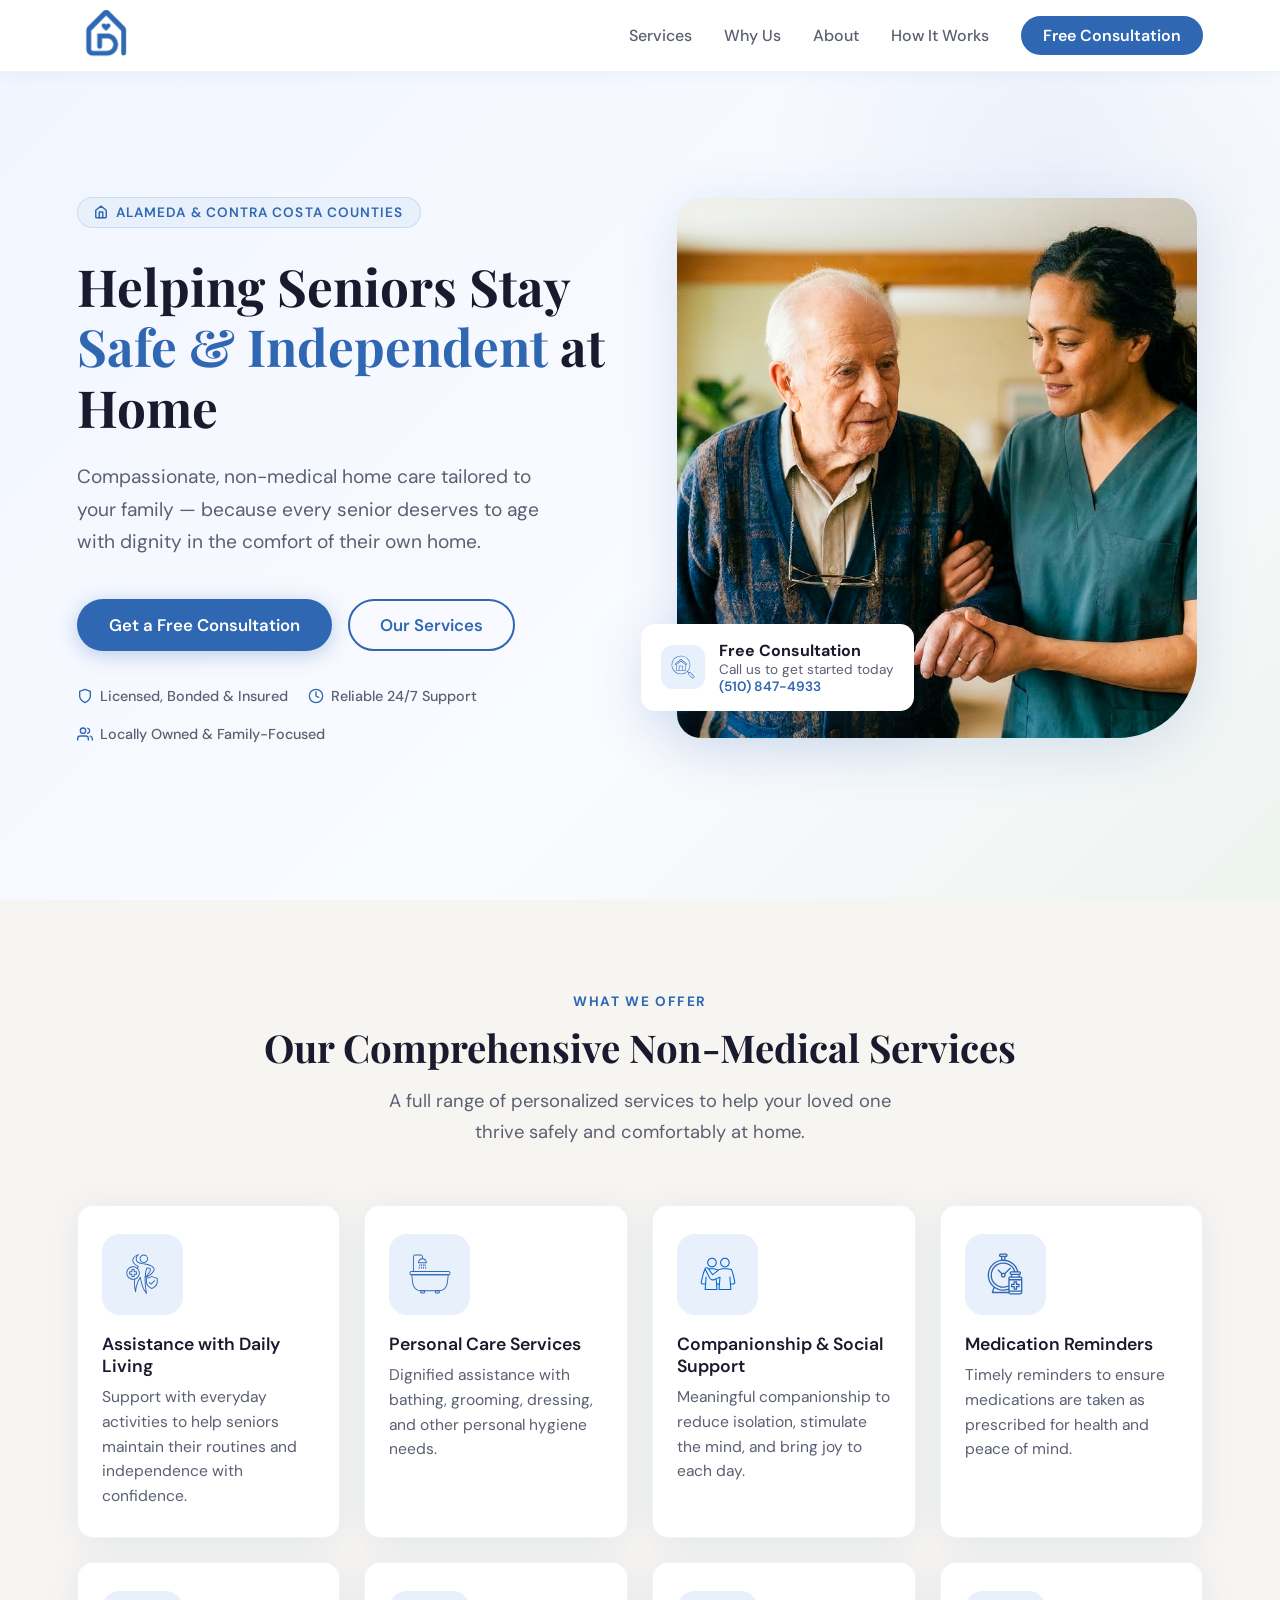
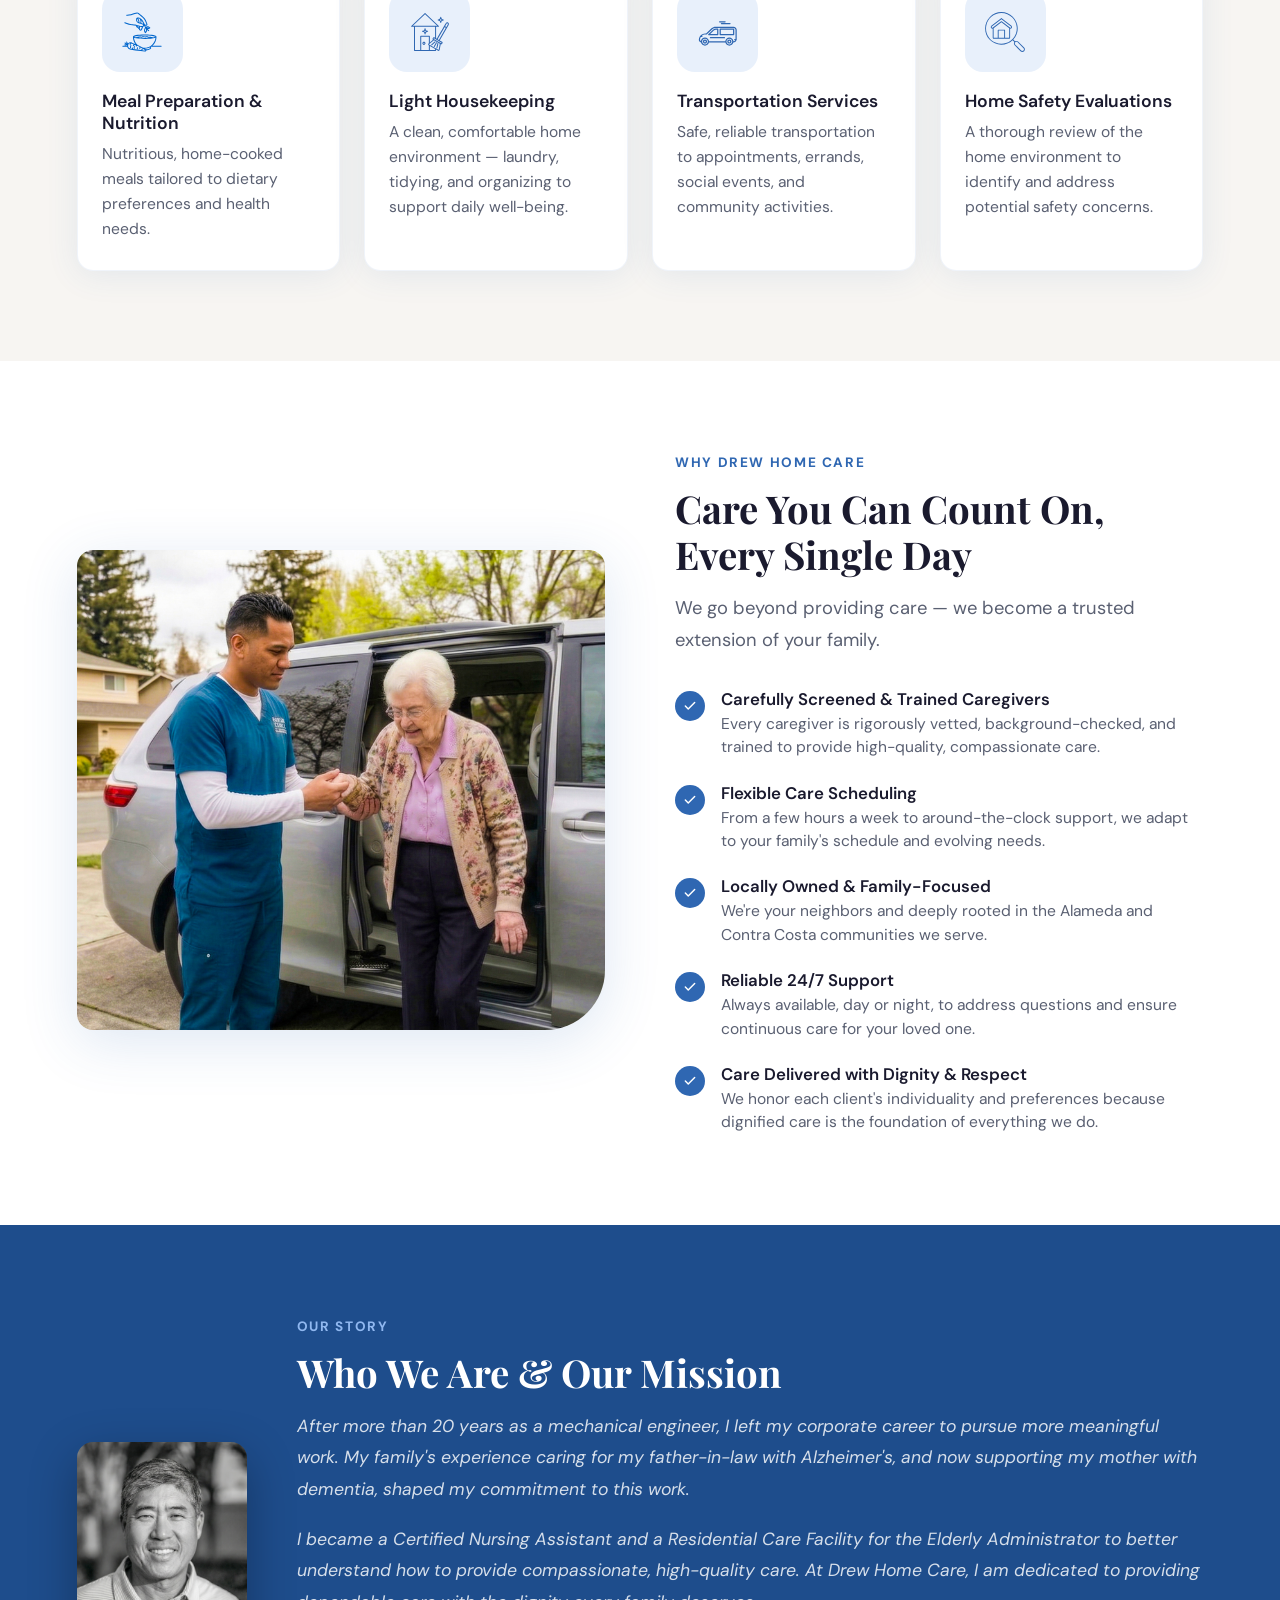
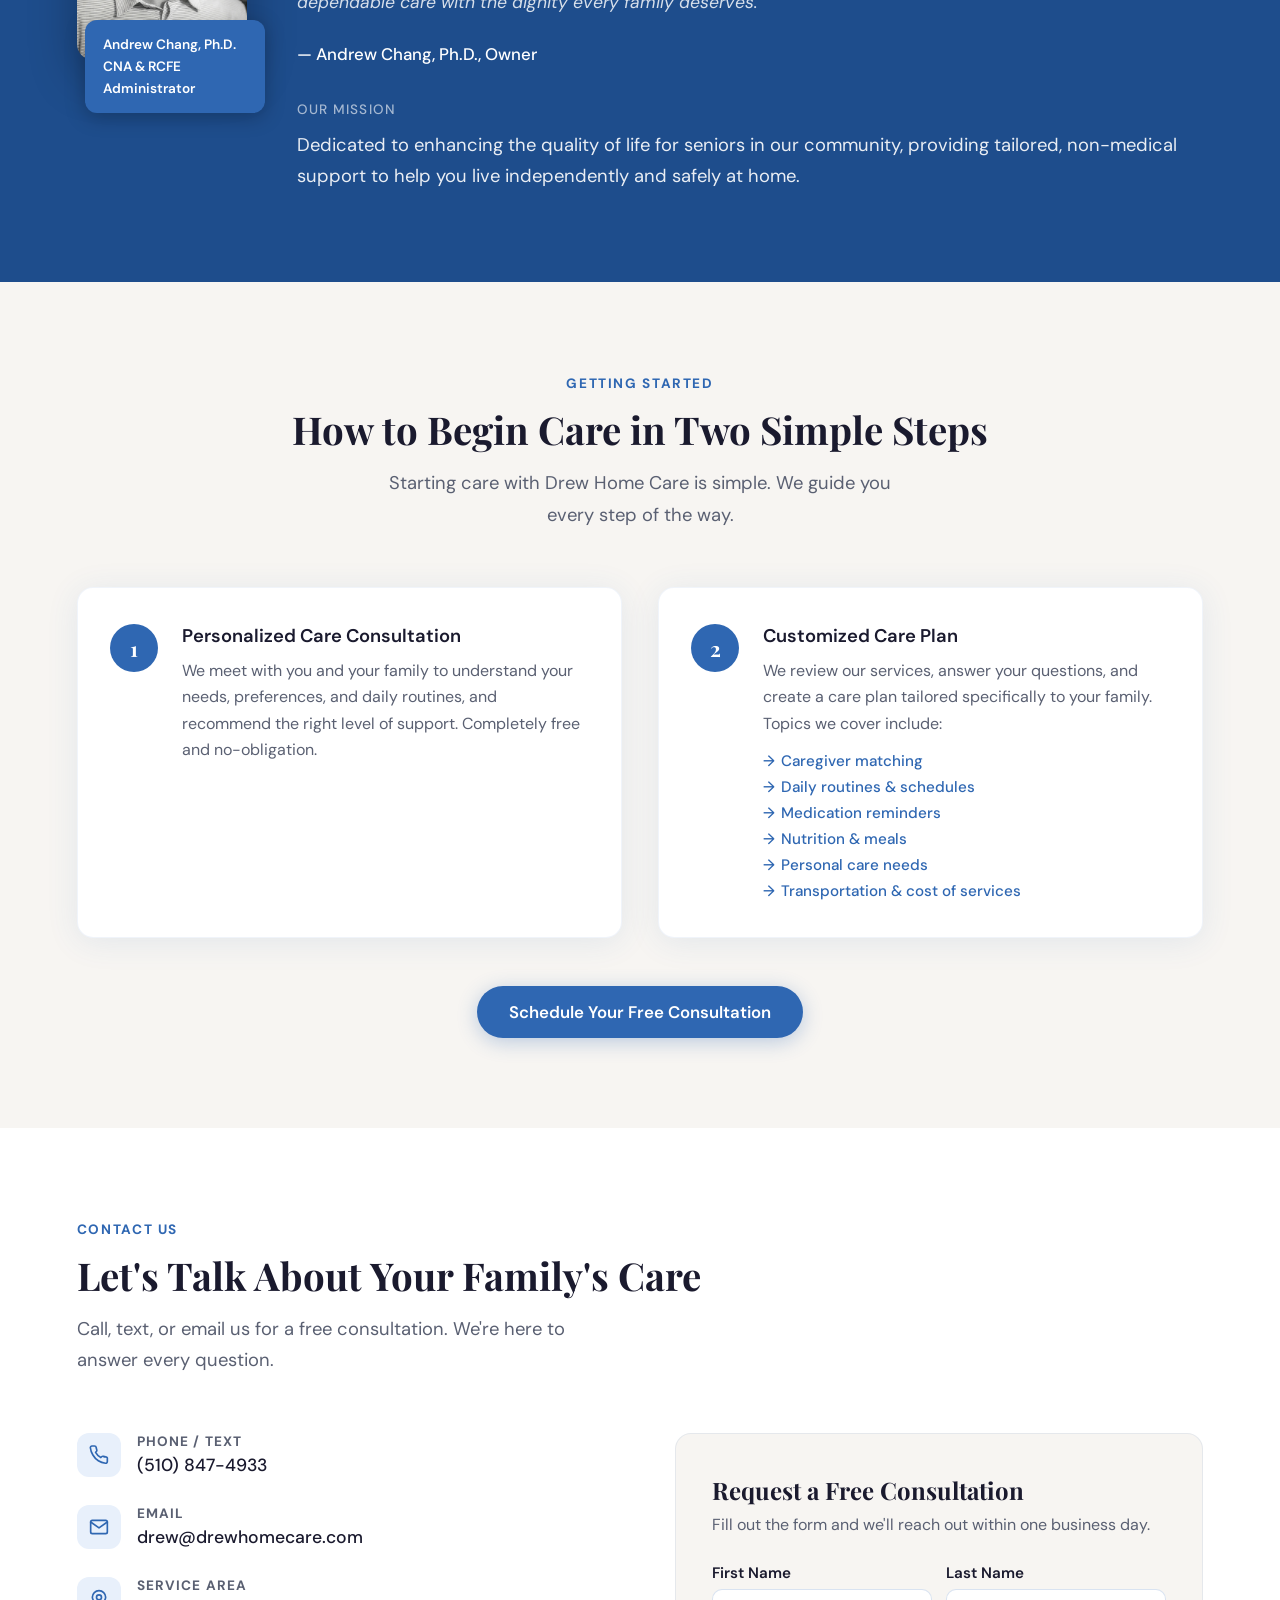
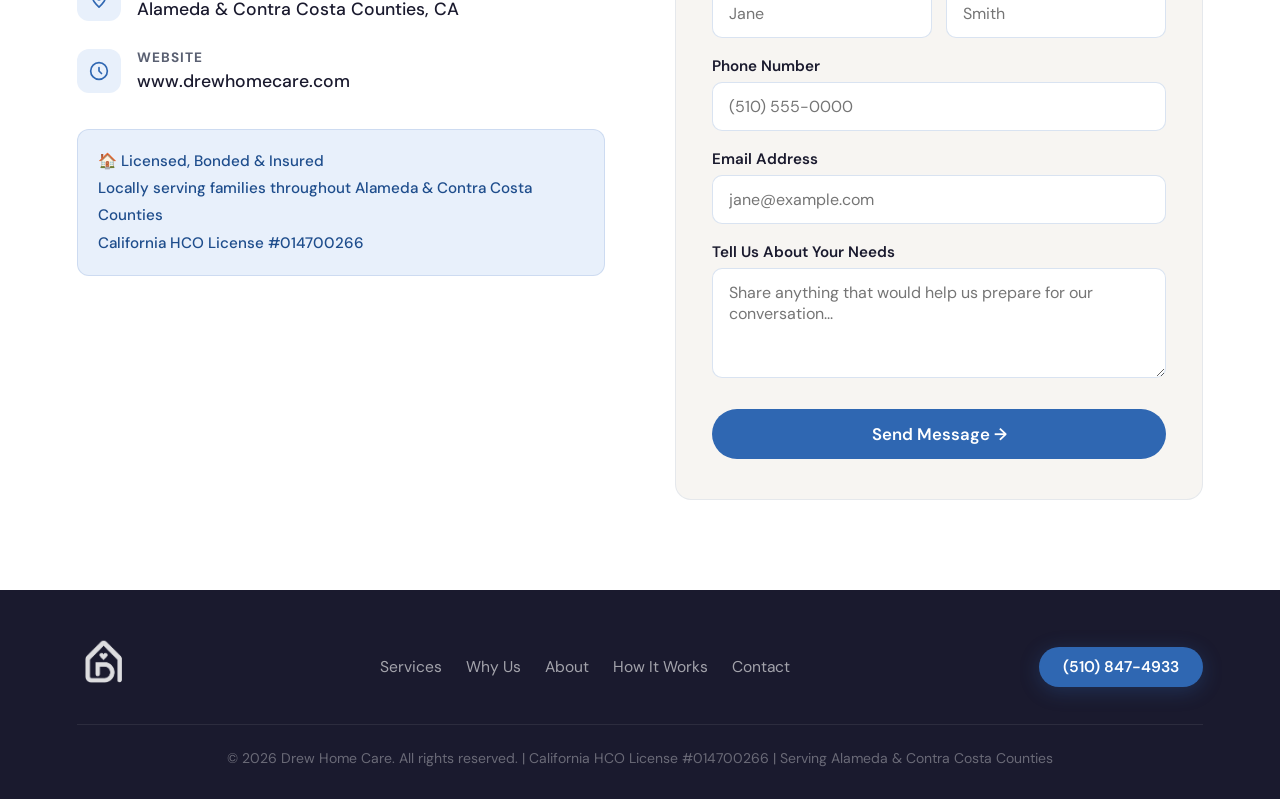
<file: index.html>
<!DOCTYPE html>
<html lang="en">
<head>
  <meta charset="UTF-8" />
  <meta name="viewport" content="width=device-width, initial-scale=1.0" />
  <title>Drew Home Care – Compassionate Non-Medical Home Care</title>
  <link href="https://fonts.googleapis.com/css2?family=Playfair+Display:wght@400;600;700&family=DM+Sans:wght@300;400;500;600&display=swap" rel="stylesheet" />
  <style>
    *, *::before, *::after { box-sizing: border-box; margin: 0; padding: 0; }
    :root {
      --blue: #2f67b2;
      --blue-dark: #1e4d8c;
      --blue-light: #e8f0fb;
      --warm: #f7f5f2;
      --text: #1a1a2e;
      --text-muted: #5a6072;
      --white: #ffffff;
      --radius: 16px;
      --shadow: 0 4px 32px rgba(47,103,178,0.10);
      --shadow-lg: 0 12px 56px rgba(47,103,178,0.16);
    }
    html { scroll-behavior: smooth; }
    body { font-family: 'DM Sans', sans-serif; color: var(--text); background: var(--white); overflow-x: hidden; }

    nav {
      position: fixed; top: 0; left: 0; right: 0; z-index: 100;
      display: flex; align-items: center; justify-content: space-between;
      padding: 0 6vw; height: 72px;
      background: rgba(255,255,255,0.94); backdrop-filter: blur(12px);
      border-bottom: 1px solid rgba(47,103,178,0.08);
      box-shadow: 0 2px 16px rgba(47,103,178,0.06);
    }
    .nav-logo { display: flex; align-items: center; text-decoration: none; }
    .nav-logo img { height: 58px; width: auto; }
    .nav-links { display: flex; align-items: center; gap: 32px; list-style: none; }
    .nav-links a { text-decoration: none; font-size: 1rem; font-weight: 500; color: var(--text-muted); transition: color .2s; }
    .nav-links a:hover { color: var(--blue); }
    .nav-cta { background: var(--blue) !important; color: var(--white) !important; padding: 9px 22px !important; border-radius: 50px; font-weight: 600 !important; }
    .nav-cta:hover { background: var(--blue-dark) !important; }

    .hero {
      min-height: 100vh; display: grid; grid-template-columns: 1fr 1fr;
      align-items: center; padding: 100px 6vw 60px; gap: 60px;
      background: linear-gradient(135deg, #f0f5ff 0%, #fafbff 60%, #eef4f0 100%);
      position: relative; overflow: hidden;
    }
    .hero::before {
      content: ''; position: absolute; top: -120px; right: -80px;
      width: 600px; height: 600px; border-radius: 50%;
      background: radial-gradient(circle, rgba(47,103,178,0.07) 0%, transparent 70%);
      pointer-events: none;
    }
    .hero-text { position: relative; z-index: 1; }
    .hero-badge {
      display: inline-flex; align-items: center; gap: 8px;
      background: var(--blue-light); color: var(--blue);
      font-size: 0.85rem; font-weight: 600; letter-spacing: 0.08em; text-transform: uppercase;
      padding: 6px 16px; border-radius: 50px; margin-bottom: 28px;
      border: 1px solid rgba(47,103,178,0.15);
    }
    .hero h1 {
      font-family: 'Playfair Display', serif;
      font-size: clamp(2.4rem, 4vw, 3.6rem);
      line-height: 1.18; font-weight: 700; color: var(--text); margin-bottom: 24px;
    }
    .hero h1 span { color: var(--blue); }
    .hero-sub { font-size: 1.2rem; line-height: 1.7; color: var(--text-muted); max-width: 480px; margin-bottom: 40px; }
    .hero-actions { display: flex; gap: 16px; flex-wrap: wrap; }
    .btn-primary {
      display: inline-block; background: var(--blue); color: var(--white);
      font-family: 'DM Sans', sans-serif; font-size: 1.05rem; font-weight: 600;
      padding: 15px 32px; border-radius: 50px; text-decoration: none;
      box-shadow: 0 4px 20px rgba(47,103,178,0.3);
      transition: background .2s, transform .15s, box-shadow .2s;
    }
    .btn-primary:hover { background: var(--blue-dark); transform: translateY(-2px); box-shadow: 0 8px 28px rgba(47,103,178,0.35); }
    .btn-secondary {
      display: inline-block; border: 2px solid var(--blue); color: var(--blue);
      font-family: 'DM Sans', sans-serif; font-size: 1.05rem; font-weight: 600;
      padding: 13px 30px; border-radius: 50px; text-decoration: none; transition: all .2s;
    }
    .btn-secondary:hover { background: var(--blue); color: var(--white); }
    .hero-trust { display: flex; align-items: center; gap: 20px; margin-top: 36px; flex-wrap: wrap; }
    .trust-chip { display: flex; align-items: center; gap: 7px; font-size: 0.9rem; color: var(--text-muted); font-weight: 500; }
    .hero-image { position: relative; z-index: 1; display: flex; justify-content: center; }
    .hero-image-wrap { position: relative; width: 100%; max-width: 520px; }
    .hero-img-main { width: 100%; border-radius: 24px 24px 80px 24px; object-fit: cover; object-position: center top; height: 540px; box-shadow: var(--shadow-lg); }
    .hero-float-card {
      position: absolute; bottom: 32px; left: -36px;
      background: var(--white); border-radius: 14px; padding: 16px 20px;
      box-shadow: var(--shadow-lg); display: flex; align-items: center; gap: 14px;
      min-width: 220px; animation: float 3.5s ease-in-out infinite;
    }
    .float-icon { width: 44px; height: 44px; border-radius: 12px; background: var(--blue-light); display: flex; align-items: center; justify-content: center; flex-shrink: 0; }
    .float-icon img { width: 24px; }
    .float-text p { font-size: 0.85rem; color: var(--text-muted); }
    .float-text strong { font-size: 1rem; color: var(--text); display: block; }
    @keyframes float { 0%,100%{transform:translateY(0)} 50%{transform:translateY(-8px)} }

    section { padding: 90px 6vw; }
    .section-tag { display: inline-block; font-size: 0.85rem; font-weight: 700; letter-spacing: 0.12em; text-transform: uppercase; color: var(--blue); margin-bottom: 14px; }
    .section-title { font-family: 'Playfair Display', serif; font-size: clamp(2rem, 3vw, 2.8rem); font-weight: 700; line-height: 1.2; margin-bottom: 16px; }
    .section-sub { font-size: 1.15rem; color: var(--text-muted); line-height: 1.7; max-width: 540px; }
    .section-header { margin-bottom: 56px; }
    .section-header.centered { text-align: center; }
    .section-header.centered .section-sub { margin: 0 auto; }

    .services { background: var(--warm); }
    .services-grid { display: grid; grid-template-columns: repeat(auto-fill, minmax(240px, 1fr)); gap: 24px; }
    .service-card { background: var(--white); border-radius: var(--radius); padding: 28px 24px; box-shadow: var(--shadow); transition: transform .25s, box-shadow .25s; border: 1px solid rgba(47,103,178,0.07); }
    .service-card:hover { transform: translateY(-5px); box-shadow: var(--shadow-lg); }
    .service-icon { width: 81px; height: 81px; border-radius: 18px; background: var(--blue-light); display: flex; align-items: center; justify-content: center; margin-bottom: 18px; }
    .service-icon img { width: 42px; height: 42px; }
    .service-card h3 { font-size: 1.1rem; font-weight: 600; margin-bottom: 8px; }
    .service-card p { font-size: 0.975rem; color: var(--text-muted); line-height: 1.6; }

    .why { background: var(--white); }
    .why-inner { display: grid; grid-template-columns: 1fr 1fr; gap: 70px; align-items: center; }
    .why-image img { width: 100%; border-radius: var(--radius) var(--radius) 60px var(--radius); object-fit: cover; object-position: center center; height: 480px; box-shadow: var(--shadow-lg); }
    .why-list { list-style: none; display: flex; flex-direction: column; gap: 22px; margin-top: 32px; }
    .why-list li { display: flex; align-items: flex-start; gap: 16px; }
    .why-check { flex-shrink: 0; width: 30px; height: 30px; background: var(--blue); border-radius: 50%; display: flex; align-items: center; justify-content: center; margin-top: 3px; }
    .why-check svg { width: 14px; height: 14px; fill: none; stroke: white; stroke-width: 2.5; stroke-linecap: round; stroke-linejoin: round; }
    .why-list strong { display: block; font-size: 1.05rem; font-weight: 600; margin-bottom: 3px; }
    .why-list span { font-size: 0.975rem; color: var(--text-muted); line-height: 1.5; }

    .about { background: var(--blue-dark); color: var(--white); }
    .about-inner { display: grid; grid-template-columns: 170px 1fr; gap: 50px; align-items: center; }
    .about-photo-wrap { position: relative; }
    .about-photo { width: 100%; border-radius: var(--radius); object-fit: cover; object-position: center top; box-shadow: 0 16px 48px rgba(0,0,0,0.3); }
    .about-badge { position: absolute; bottom: -48px; right: -18px; background: var(--blue); color: white; padding: 14px 18px; border-radius: 12px; font-size: 0.85rem; font-weight: 600; line-height: 1.6; box-shadow: 0 4px 20px rgba(0,0,0,0.25); max-width: 180px; }
    .about .section-tag { color: #90b8f0; }
    .about .section-title { color: var(--white); }
    .about-text { font-size: 1.1rem; line-height: 1.8; color: rgba(255,255,255,0.82); margin-bottom: 18px; font-style: italic; }
    .about-sig { font-size: 1.05rem; color: rgba(255,255,255,1); font-weight: 500; margin-top: 24px; }
    .mission-box { margin-top: 36px; }
    .mission-label { font-size: 0.85rem; color: rgba(255,255,255,0.6); font-weight: 500; text-transform: uppercase; letter-spacing: 0.08em; margin-bottom: 12px; }
    .mission-text { font-size: 1.15rem; color: rgba(255,255,255,0.9); line-height: 1.7; font-family: 'DM Sans', sans-serif; font-style: normal; }

    .how { background: var(--warm); }
    .steps-grid { display: grid; grid-template-columns: 1fr 1fr; gap: 36px; }
    .step-card { background: var(--white); border-radius: var(--radius); padding: 36px 32px; box-shadow: var(--shadow); border: 1px solid rgba(47,103,178,0.07); display: flex; gap: 24px; }
    .step-num { flex-shrink: 0; width: 48px; height: 48px; border-radius: 50%; background: var(--blue); color: white; font-family: 'Playfair Display', serif; font-size: 1.3rem; font-weight: 700; display: flex; align-items: center; justify-content: center; }
    .step-card h3 { font-size: 1.15rem; font-weight: 600; margin-bottom: 10px; }
    .step-card p { font-size: 1rem; color: var(--text-muted); line-height: 1.65; }
    .step-topics { margin-top: 14px; display: flex; flex-direction: column; gap: 6px; }
    .step-topics span { font-size: 0.95rem; color: var(--blue); font-weight: 500; display: flex; align-items: center; gap: 6px; }
    .step-topics span::before { content: '→'; }
    .how-cta { text-align: center; margin-top: 48px; }

    .contact { background: var(--white); }
    .contact-inner { display: grid; grid-template-columns: 1fr 1fr; gap: 70px; align-items: start; }
    .contact-detail { display: flex; align-items: flex-start; gap: 16px; margin-bottom: 28px; }
    .contact-icon { width: 44px; height: 44px; border-radius: 12px; background: var(--blue-light); flex-shrink: 0; display: flex; align-items: center; justify-content: center; }
    .contact-icon svg { width: 20px; height: 20px; stroke: var(--blue); fill: none; stroke-width: 2; stroke-linecap: round; stroke-linejoin: round; }
    .contact-detail strong { display: block; font-size: 0.85rem; text-transform: uppercase; letter-spacing: 0.08em; color: var(--text-muted); margin-bottom: 4px; }
    .contact-detail a, .contact-detail p { font-size: 1.1rem; color: var(--text); font-weight: 500; text-decoration: none; }
    .contact-detail a:hover { color: var(--blue); }
    .license-box { margin-top: 36px; padding: 18px 20px; border-radius: 12px; background: var(--blue-light); border: 1px solid rgba(47,103,178,0.15); }
    .license-box p { font-size: 0.95rem; color: var(--blue-dark); line-height: 1.8; font-weight: 500; }
    .contact-form-box { background: var(--warm); border-radius: var(--radius); padding: 40px 36px; border: 1px solid rgba(47,103,178,0.09); }
    .contact-form-box h3 { font-family: 'Playfair Display', serif; font-size: 1.5rem; font-weight: 700; margin-bottom: 8px; }
    .contact-form-box > p { font-size: 1rem; color: var(--text-muted); margin-bottom: 28px; }
    .form-group { margin-bottom: 18px; }
    .form-group label { display: block; font-size: 0.95rem; font-weight: 600; color: var(--text); margin-bottom: 6px; }
    .form-group input, .form-group textarea, .form-group select { width: 100%; padding: 13px 16px; border: 1.5px solid rgba(47,103,178,0.18); border-radius: 10px; font-family: 'DM Sans', sans-serif; font-size: 1rem; color: var(--text); background: var(--white); outline: none; transition: border-color .2s; -webkit-appearance: none; }
    .form-group input:focus, .form-group textarea:focus, .form-group select:focus { border-color: var(--blue); }
    .form-group textarea { resize: vertical; min-height: 110px; }
    .form-row { display: grid; grid-template-columns: 1fr 1fr; gap: 14px; }
    .form-submit { width: 100%; background: var(--blue); color: white; border: none; border-radius: 50px; font-family: 'DM Sans', sans-serif; font-size: 1.05rem; font-weight: 600; padding: 14px; cursor: pointer; transition: background .2s, transform .15s; margin-top: 8px; }
    .form-submit:hover { background: var(--blue-dark); transform: translateY(-1px); }
    .form-submit:disabled { background: #1e7e4d; cursor: default; transform: none; }
    .field-error { border-color: #c0392b !important; }
    .error-msg { display: none; font-size: 0.85rem; color: #c0392b; margin-top: 5px; font-weight: 500; }
    .error-msg.visible { display: block; }

    footer { background: var(--text); color: rgba(255,255,255,0.7); padding: 48px 6vw 32px; }
    .footer-inner { display: flex; align-items: center; justify-content: space-between; flex-wrap: wrap; gap: 20px; border-bottom: 1px solid rgba(255,255,255,0.08); padding-bottom: 28px; margin-bottom: 24px; }
    .footer-logo img { height: 53px; filter: brightness(0) invert(1); opacity: 0.85; }
    .footer-links { display: flex; gap: 24px; flex-wrap: wrap; }
    .footer-links a { color: rgba(255,255,255,0.6); text-decoration: none; font-size: 0.975rem; transition: color .2s; }
    .footer-links a:hover { color: white; }
    .footer-copy { font-size: 0.875rem; text-align: center; color: rgba(255,255,255,0.35); }

    .fade-up { opacity: 0; transform: translateY(28px); transition: opacity .65s ease, transform .65s ease; }
    .fade-up.visible { opacity: 1; transform: translateY(0); }

    @media (max-width: 900px) {
      nav { padding: 0 5vw; }
      .nav-links { display: none; }
      .hero { grid-template-columns: 1fr; padding: 100px 6vw 60px; }
      .hero-image { order: -1; }
      .hero-img-main { height: 300px; object-position: center top; }
      .why-image img { height: 300px; object-position: center center; }
      .hero-float-card { display: none; }
      .why-inner, .about-inner, .contact-inner { grid-template-columns: 1fr; gap: 40px; }
      .steps-grid { grid-template-columns: 1fr; }
      .about-photo-wrap { max-width: 180px; margin: 0 auto; }
      .about-badge { right: -10px; bottom: -10px; font-size: 0.75rem; padding: 10px 12px; max-width: 150px; }
    }
    @media (max-width: 600px) {
      section { padding: 64px 5vw; }
      .form-row { grid-template-columns: 1fr; }
      .contact-form-box { padding: 28px 20px; }
    }
  </style>
</head>
<body>

<nav>
  <a href="#" class="nav-logo">
    <img src="images/DHCLogo_NoText_Transparent.png" alt="Drew Home Care" />
  </a>
  <ul class="nav-links">
    <li><a href="#services">Services</a></li>
    <li><a href="#why">Why Us</a></li>
    <li><a href="#about">About</a></li>
    <li><a href="#how">How It Works</a></li>
    <li><a href="#contact" class="nav-cta">Free Consultation</a></li>
  </ul>
</nav>

<section class="hero">
  <div class="hero-text fade-up">
    <div class="hero-badge">
      <svg width="14" height="14" viewBox="0 0 24 24" fill="none" stroke="currentColor" stroke-width="2.5" stroke-linecap="round" stroke-linejoin="round"><path d="M3 9l9-7 9 7v11a2 2 0 0 1-2 2H5a2 2 0 0 1-2-2z"/><polyline points="9 22 9 12 15 12 15 22"/></svg>
      Alameda &amp; Contra Costa Counties
    </div>
    <h1>Helping Seniors Stay <span>Safe &amp; Independent</span> at Home</h1>
    <p class="hero-sub">Compassionate, non-medical home care tailored to your family — because every senior deserves to age with dignity in the comfort of their own home.</p>
    <div class="hero-actions">
      <a href="#contact" class="btn-primary">Get a Free Consultation</a>
      <a href="#services" class="btn-secondary">Our Services</a>
    </div>
    <div class="hero-trust">
      <div class="trust-chip">
        <svg width="16" height="16" viewBox="0 0 24 24" fill="none" stroke="#2f67b2" stroke-width="2" stroke-linecap="round" stroke-linejoin="round"><path d="M12 22s8-4 8-10V5l-8-3-8 3v7c0 6 8 10 8 10z"/></svg>
        Licensed, Bonded &amp; Insured
      </div>
      <div class="trust-chip">
        <svg width="16" height="16" viewBox="0 0 24 24" fill="none" stroke="#2f67b2" stroke-width="2" stroke-linecap="round" stroke-linejoin="round"><circle cx="12" cy="12" r="10"/><polyline points="12 6 12 12 16 14"/></svg>
        Reliable 24/7 Support
      </div>
      <div class="trust-chip">
        <svg width="16" height="16" viewBox="0 0 24 24" fill="none" stroke="#2f67b2" stroke-width="2" stroke-linecap="round" stroke-linejoin="round"><path d="M17 21v-2a4 4 0 0 0-4-4H5a4 4 0 0 0-4 4v2"/><circle cx="9" cy="7" r="4"/><path d="M23 21v-2a4 4 0 0 0-3-3.87"/><path d="M16 3.13a4 4 0 0 1 0 7.75"/></svg>
        Locally Owned &amp; Family-Focused
      </div>
    </div>
  </div>
  <div class="hero-image fade-up">
    <div class="hero-image-wrap">
      <img class="hero-img-main" src="images/DHC_img_FPolyCaregiver_Assisting_Elderly_Man_Standing.jpg" alt="Caregiver assisting elderly man at home" />
      <div class="hero-float-card">
        <div class="float-icon"><img src="images/DHC_icon_homeinspection.svg" alt="" /></div>
        <div class="float-text">
          <strong><a href="#contact" style="color:var(--text); text-decoration:none;">Free Consultation</a></strong>
          <p>Call us to get started today</p>
          <p style="color:#2f67b2; font-weight:600;">(510) 847-4933</p>
        </div>
      </div>
    </div>
  </div>
</section>

<section class="services" id="services">
  <div class="section-header centered fade-up">
    <span class="section-tag">What We Offer</span>
    <h2 class="section-title">Our Comprehensive Non-Medical Services</h2>
    <p class="section-sub">A full range of personalized services to help your loved one thrive safely and comfortably at home.</p>
  </div>
  <div class="services-grid">
    <div class="service-card fade-up">
      <div class="service-icon"><img src="images/DHC_icon_adl.svg" alt="" /></div>
      <h3>Assistance with Daily Living</h3>
      <p>Support with everyday activities to help seniors maintain their routines and independence with confidence.</p>
    </div>
    <div class="service-card fade-up">
      <div class="service-icon"><img src="images/DHC_icon_bathtub.svg" alt="" /></div>
      <h3>Personal Care Services</h3>
      <p>Dignified assistance with bathing, grooming, dressing, and other personal hygiene needs.</p>
    </div>
    <div class="service-card fade-up">
      <div class="service-icon"><img src="images/DHC_icon_companionship.svg" alt="" /></div>
      <h3>Companionship &amp; Social Support</h3>
      <p>Meaningful companionship to reduce isolation, stimulate the mind, and bring joy to each day.</p>
    </div>
    <div class="service-card fade-up">
      <div class="service-icon"><img src="images/DHC_icon_medicinereminder.svg" alt="" /></div>
      <h3>Medication Reminders</h3>
      <p>Timely reminders to ensure medications are taken as prescribed for health and peace of mind.</p>
    </div>
    <div class="service-card fade-up">
      <div class="service-icon"><img src="images/DHC_icon_mealprep.svg" alt="" /></div>
      <h3>Meal Preparation &amp; Nutrition</h3>
      <p>Nutritious, home-cooked meals tailored to dietary preferences and health needs.</p>
    </div>
    <div class="service-card fade-up">
      <div class="service-icon"><img src="images/DHC_icon_housekeeping.svg" alt="" /></div>
      <h3>Light Housekeeping</h3>
      <p>A clean, comfortable home environment — laundry, tidying, and organizing to support daily well-being.</p>
    </div>
    <div class="service-card fade-up">
      <div class="service-icon"><img src="images/DHC_icon_transportation.svg" alt="" /></div>
      <h3>Transportation Services</h3>
      <p>Safe, reliable transportation to appointments, errands, social events, and community activities.</p>
    </div>
    <div class="service-card fade-up">
      <div class="service-icon"><img src="images/DHC_icon_homeinspection.svg" alt="" /></div>
      <h3>Home Safety Evaluations</h3>
      <p>A thorough review of the home environment to identify and address potential safety concerns.</p>
    </div>
  </div>
</section>

<section class="why" id="why">
  <div class="why-inner">
    <div class="why-image fade-up">
      <img src="images/DHC_img_CaregiverHelpingWomanOutofMinivan.jpg" alt="Caregiver helping senior out of vehicle" />
    </div>
    <div class="fade-up">
      <span class="section-tag">Why Drew Home Care</span>
      <h2 class="section-title">Care You Can Count On, Every Single Day</h2>
      <p class="section-sub">We go beyond providing care — we become a trusted extension of your family.</p>
      <ul class="why-list">
        <li>
          <div class="why-check"><svg viewBox="0 0 24 24"><polyline points="20 6 9 17 4 12"/></svg></div>
          <div><strong>Carefully Screened &amp; Trained Caregivers</strong><span>Every caregiver is rigorously vetted, background-checked, and trained to provide high-quality, compassionate care.</span></div>
        </li>
        <li>
          <div class="why-check"><svg viewBox="0 0 24 24"><polyline points="20 6 9 17 4 12"/></svg></div>
          <div><strong>Flexible Care Scheduling</strong><span>From a few hours a week to around-the-clock support, we adapt to your family's schedule and evolving needs.</span></div>
        </li>
        <li>
          <div class="why-check"><svg viewBox="0 0 24 24"><polyline points="20 6 9 17 4 12"/></svg></div>
          <div><strong>Locally Owned &amp; Family-Focused</strong><span>We're your neighbors and deeply rooted in the Alameda and Contra Costa communities we serve.</span></div>
        </li>
        <li>
          <div class="why-check"><svg viewBox="0 0 24 24"><polyline points="20 6 9 17 4 12"/></svg></div>
          <div><strong>Reliable 24/7 Support</strong><span>Always available, day or night, to address questions and ensure continuous care for your loved one.</span></div>
        </li>
        <li>
          <div class="why-check"><svg viewBox="0 0 24 24"><polyline points="20 6 9 17 4 12"/></svg></div>
          <div><strong>Care Delivered with Dignity &amp; Respect</strong><span>We honor each client's individuality and preferences because dignified care is the foundation of everything we do.</span></div>
        </li>
      </ul>
    </div>
  </div>
</section>

<section class="about" id="about">
  <div class="about-inner">
    <div class="about-photo-wrap fade-up">
      <img class="about-photo" src="images/DHC_img_Drew_Headshot.jpg" alt="Andrew Chang, Owner of Drew Home Care" />
      <div class="about-badge">Andrew Chang, Ph.D.<br/>CNA &amp; RCFE Administrator</div>
    </div>
    <div class="fade-up">
      <span class="section-tag">Our Story</span>
      <h2 class="section-title">Who We Are &amp; Our Mission</h2>
      <p class="about-text">After more than 20 years as a mechanical engineer, I left my corporate career to pursue more meaningful work. My family's experience caring for my father-in-law with Alzheimer's, and now supporting my mother with dementia, shaped my commitment to this work.</p>
      <p class="about-text">I became a Certified Nursing Assistant and a Residential Care Facility for the Elderly Administrator to better understand how to provide compassionate, high-quality care. At Drew Home Care, I am dedicated to providing dependable care with the dignity every family deserves.</p>
      <p class="about-sig">— Andrew Chang, Ph.D., Owner</p>
      <div class="mission-box">
        <p class="mission-label">Our Mission</p>
        <p class="mission-text">Dedicated to enhancing the quality of life for seniors in our community, providing tailored, non-medical support to help you live independently and safely at home.</p>
      </div>
    </div>
  </div>
</section>

<section class="how" id="how">
  <div class="section-header centered fade-up">
    <span class="section-tag">Getting Started</span>
    <h2 class="section-title">How to Begin Care in Two Simple Steps</h2>
    <p class="section-sub">Starting care with Drew Home Care is simple. We guide you every step of the way.</p>
  </div>
  <div class="steps-grid">
    <div class="step-card fade-up">
      <div class="step-num">1</div>
      <div>
        <h3>Personalized Care Consultation</h3>
        <p>We meet with you and your family to understand your needs, preferences, and daily routines, and recommend the right level of support. Completely free and no-obligation.</p>
      </div>
    </div>
    <div class="step-card fade-up">
      <div class="step-num">2</div>
      <div>
        <h3>Customized Care Plan</h3>
        <p>We review our services, answer your questions, and create a care plan tailored specifically to your family. Topics we cover include:</p>
        <div class="step-topics">
          <span>Caregiver matching</span>
          <span>Daily routines &amp; schedules</span>
          <span>Medication reminders</span>
          <span>Nutrition &amp; meals</span>
          <span>Personal care needs</span>
          <span>Transportation &amp; cost of services</span>
        </div>
      </div>
    </div>
  </div>
  <div class="how-cta fade-up">
    <a href="#contact" class="btn-primary">Schedule Your Free Consultation</a>
  </div>
</section>

<section class="contact" id="contact">
  <div class="section-header fade-up">
    <span class="section-tag">Contact Us</span>
    <h2 class="section-title">Let's Talk About Your Family's Care</h2>
    <p class="section-sub">Call, text, or email us for a free consultation. We're here to answer every question.</p>
  </div>
  <div class="contact-inner">
    <div class="fade-up">
      <div class="contact-detail">
        <div class="contact-icon">
          <svg viewBox="0 0 24 24"><path d="M22 16.92v3a2 2 0 0 1-2.18 2 19.79 19.79 0 0 1-8.63-3.07A19.5 19.5 0 0 1 4.69 12a19.79 19.79 0 0 1-3.07-8.67A2 2 0 0 1 3.6 1.17h3a2 2 0 0 1 2 1.72c.127.96.361 1.903.7 2.81a2 2 0 0 1-.45 2.11L7.91 8.74a16 16 0 0 0 6.29 6.29l.95-.95a2 2 0 0 1 2.11-.45c.907.339 1.85.573 2.81.7A2 2 0 0 1 22 16.92z"/></svg>
        </div>
        <div>
          <strong>Phone / Text</strong>
          <a href="tel:5108474933">(510) 847-4933</a>
        </div>
      </div>
      <div class="contact-detail">
        <div class="contact-icon">
          <svg viewBox="0 0 24 24"><path d="M4 4h16c1.1 0 2 .9 2 2v12c0 1.1-.9 2-2 2H4c-1.1 0-2-.9-2-2V6c0-1.1.9-2 2-2z"/><polyline points="22,6 12,13 2,6"/></svg>
        </div>
        <div>
          <strong>Email</strong>
          <a href="mailto:drew@drewhomecare.com">drew@drewhomecare.com</a>
        </div>
      </div>
      <div class="contact-detail">
        <div class="contact-icon">
          <svg viewBox="0 0 24 24"><circle cx="12" cy="10" r="3"/><path d="M12 21.7C17.3 17 20 13 20 10a8 8 0 1 0-16 0c0 3 2.7 6.9 8 11.7z"/></svg>
        </div>
        <div>
          <strong>Service Area</strong>
          <p>Alameda &amp; Contra Costa Counties, CA</p>
        </div>
      </div>
      <div class="contact-detail">
        <div class="contact-icon">
          <svg viewBox="0 0 24 24"><path d="M12 2a10 10 0 1 0 0 20A10 10 0 0 0 12 2z"/><path d="M12 8v4l3 3"/></svg>
        </div>
        <div>
          <strong>Website</strong>
          <a href="https://www.drewhomecare.com" target="_blank">www.drewhomecare.com</a>
        </div>
      </div>
      <div class="license-box">
        <p>🏠 Licensed, Bonded &amp; Insured<br/>
        Locally serving families throughout Alameda &amp; Contra Costa Counties<br/>
        California HCO License #014700266</p>
      </div>
    </div>
    <div class="contact-form-box fade-up">
      <h3>Request a Free Consultation</h3>
      <p>Fill out the form and we'll reach out within one business day.</p>
      <form name="contact" method="POST" data-netlify="true" netlify-honeypot="bot-field">
        <input type="hidden" name="form-name" value="contact" />
        <p style="display:none"><label>Don't fill this out: <input name="bot-field" /></label></p>
        <div class="form-row">
          <div class="form-group">
            <label>First Name</label>
            <input type="text" name="first-name" placeholder="Jane" required />
          </div>
          <div class="form-group">
            <label>Last Name</label>
            <input type="text" name="last-name" placeholder="Smith" required />
          </div>
        </div>
        <div class="form-group">
          <label>Phone Number</label>
          <input type="tel" name="phone" id="phone" placeholder="(510) 555-0000" />
          <span class="error-msg" id="phone-error">Please enter a valid phone number (e.g. 510-847-4933).</span>
        </div>
        <div class="form-group">
          <label>Email Address</label>
          <input type="email" name="email" id="email" placeholder="jane@example.com" required />
          <span class="error-msg" id="email-error">Please enter a valid email address (e.g. name@example.com).</span>
        </div>

        <div class="form-group">
          <label>Tell Us About Your Needs</label>
          <textarea name="message" placeholder="Share anything that would help us prepare for our conversation..."></textarea>
        </div>
        <button type="submit" class="form-submit">Send Message &rarr;</button>
      </form>
    </div>
  </div>
</section>

<footer>
  <div class="footer-inner">
    <div class="footer-logo">
      <img src="images/DHCLogo_NoText_Transparent.png" alt="Drew Home Care" />
    </div>
    <div class="footer-links">
      <a href="#services">Services</a>
      <a href="#why">Why Us</a>
      <a href="#about">About</a>
      <a href="#how">How It Works</a>
      <a href="#contact">Contact</a>
    </div>
    <a href="tel:5108474933" class="btn-primary" style="font-size:0.975rem; padding:10px 24px;">(510) 847-4933</a>
  </div>
  <p class="footer-copy">&copy; 2026 Drew Home Care. All rights reserved. | California HCO License #014700266 | Serving Alameda &amp; Contra Costa Counties</p>
</footer>

<script>
  const observer = new IntersectionObserver(function(entries) {
    entries.forEach(function(e) {
      if (e.isIntersecting) e.target.classList.add('visible');
    });
  }, { threshold: 0.12 });
  document.querySelectorAll('.fade-up').forEach(function(el) { observer.observe(el); });

  var phoneInput = document.getElementById('phone');
  var emailInput = document.getElementById('email');
  var phoneError = document.getElementById('phone-error');
  var emailError = document.getElementById('email-error');

  function validatePhone(value) {
    if (!value) return true; // phone is optional
    return /^[\+]?[(]?[0-9]{3}[)]?[-\s\.]?[0-9]{3}[-\s\.]?[0-9]{4,6}$/.test(value.trim());
  }

  function validateEmail(value) {
    return /^[^\s@]+@[^\s@]+\.[^\s@]+$/.test(value.trim());
  }

  phoneInput.addEventListener('blur', function() {
    if (!validatePhone(this.value)) {
      this.classList.add('field-error');
      phoneError.classList.add('visible');
    } else {
      this.classList.remove('field-error');
      phoneError.classList.remove('visible');
    }
  });

  phoneInput.addEventListener('input', function() {
    if (validatePhone(this.value)) {
      this.classList.remove('field-error');
      phoneError.classList.remove('visible');
    }
  });

  emailInput.addEventListener('blur', function() {
    if (!validateEmail(this.value)) {
      this.classList.add('field-error');
      emailError.classList.add('visible');
    } else {
      this.classList.remove('field-error');
      emailError.classList.remove('visible');
    }
  });

  emailInput.addEventListener('input', function() {
    if (validateEmail(this.value)) {
      this.classList.remove('field-error');
      emailError.classList.remove('visible');
    }
  });

  document.querySelector('form').addEventListener('submit', function(e) {
    var phoneOk = validatePhone(phoneInput.value);
    var emailOk = validateEmail(emailInput.value);
    if (!phoneOk) {
      phoneInput.classList.add('field-error');
      phoneError.classList.add('visible');
    }
    if (!emailOk) {
      emailInput.classList.add('field-error');
      emailError.classList.add('visible');
    }
    if (!phoneOk || !emailOk) {
      e.preventDefault();
    }
  });
</script>
</body>
</html>
</file>
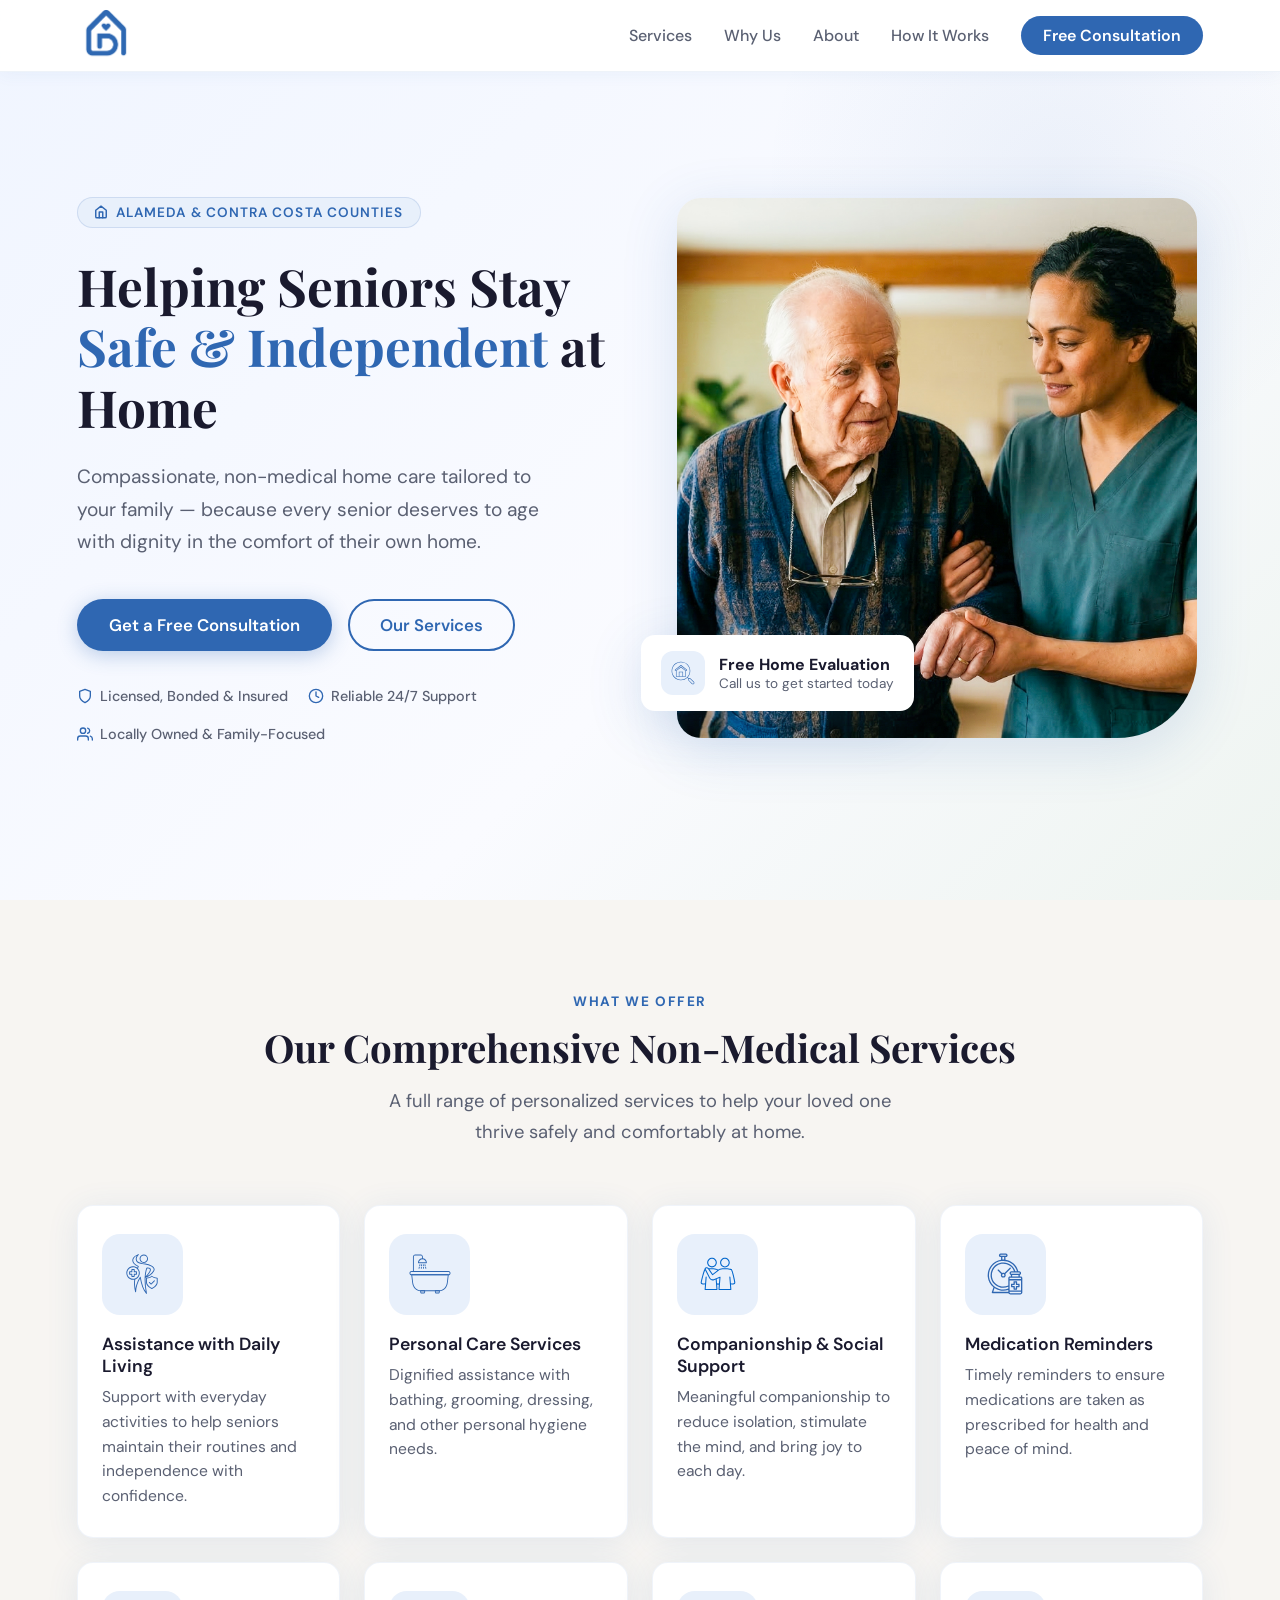
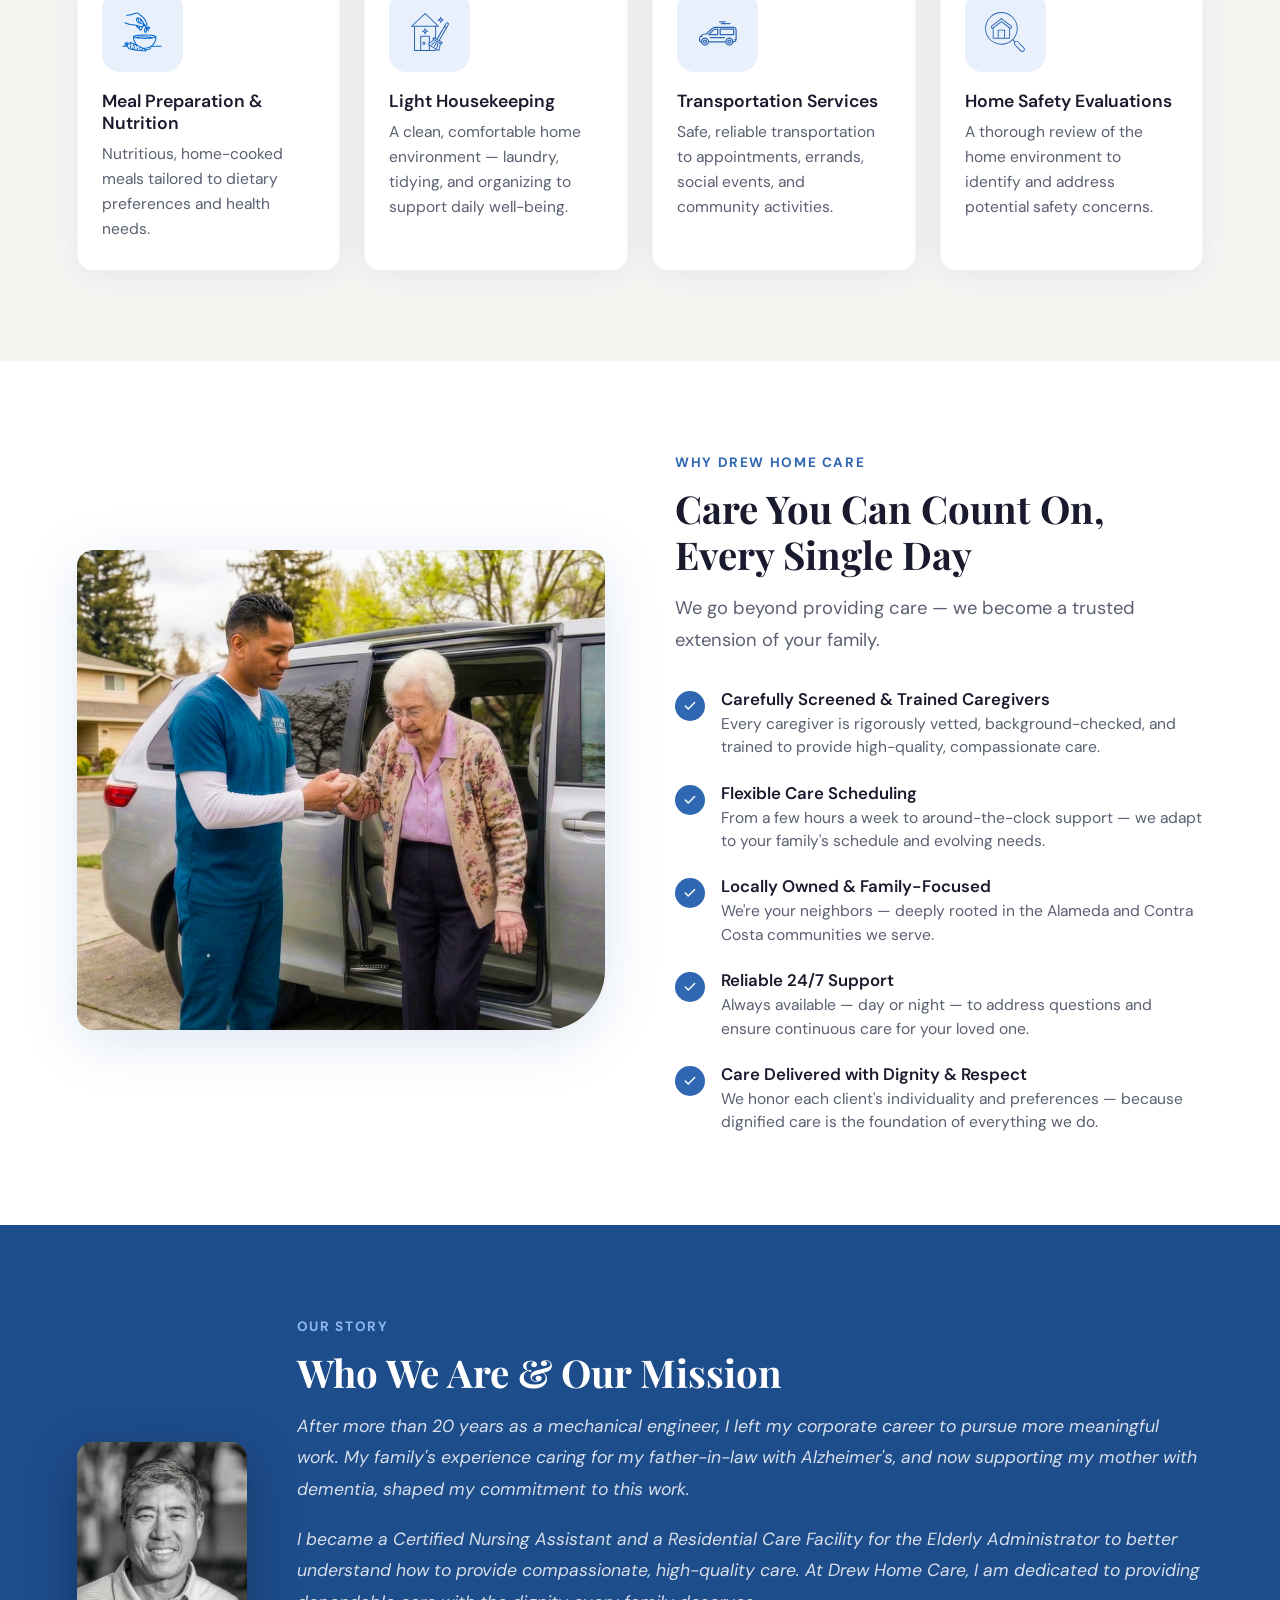
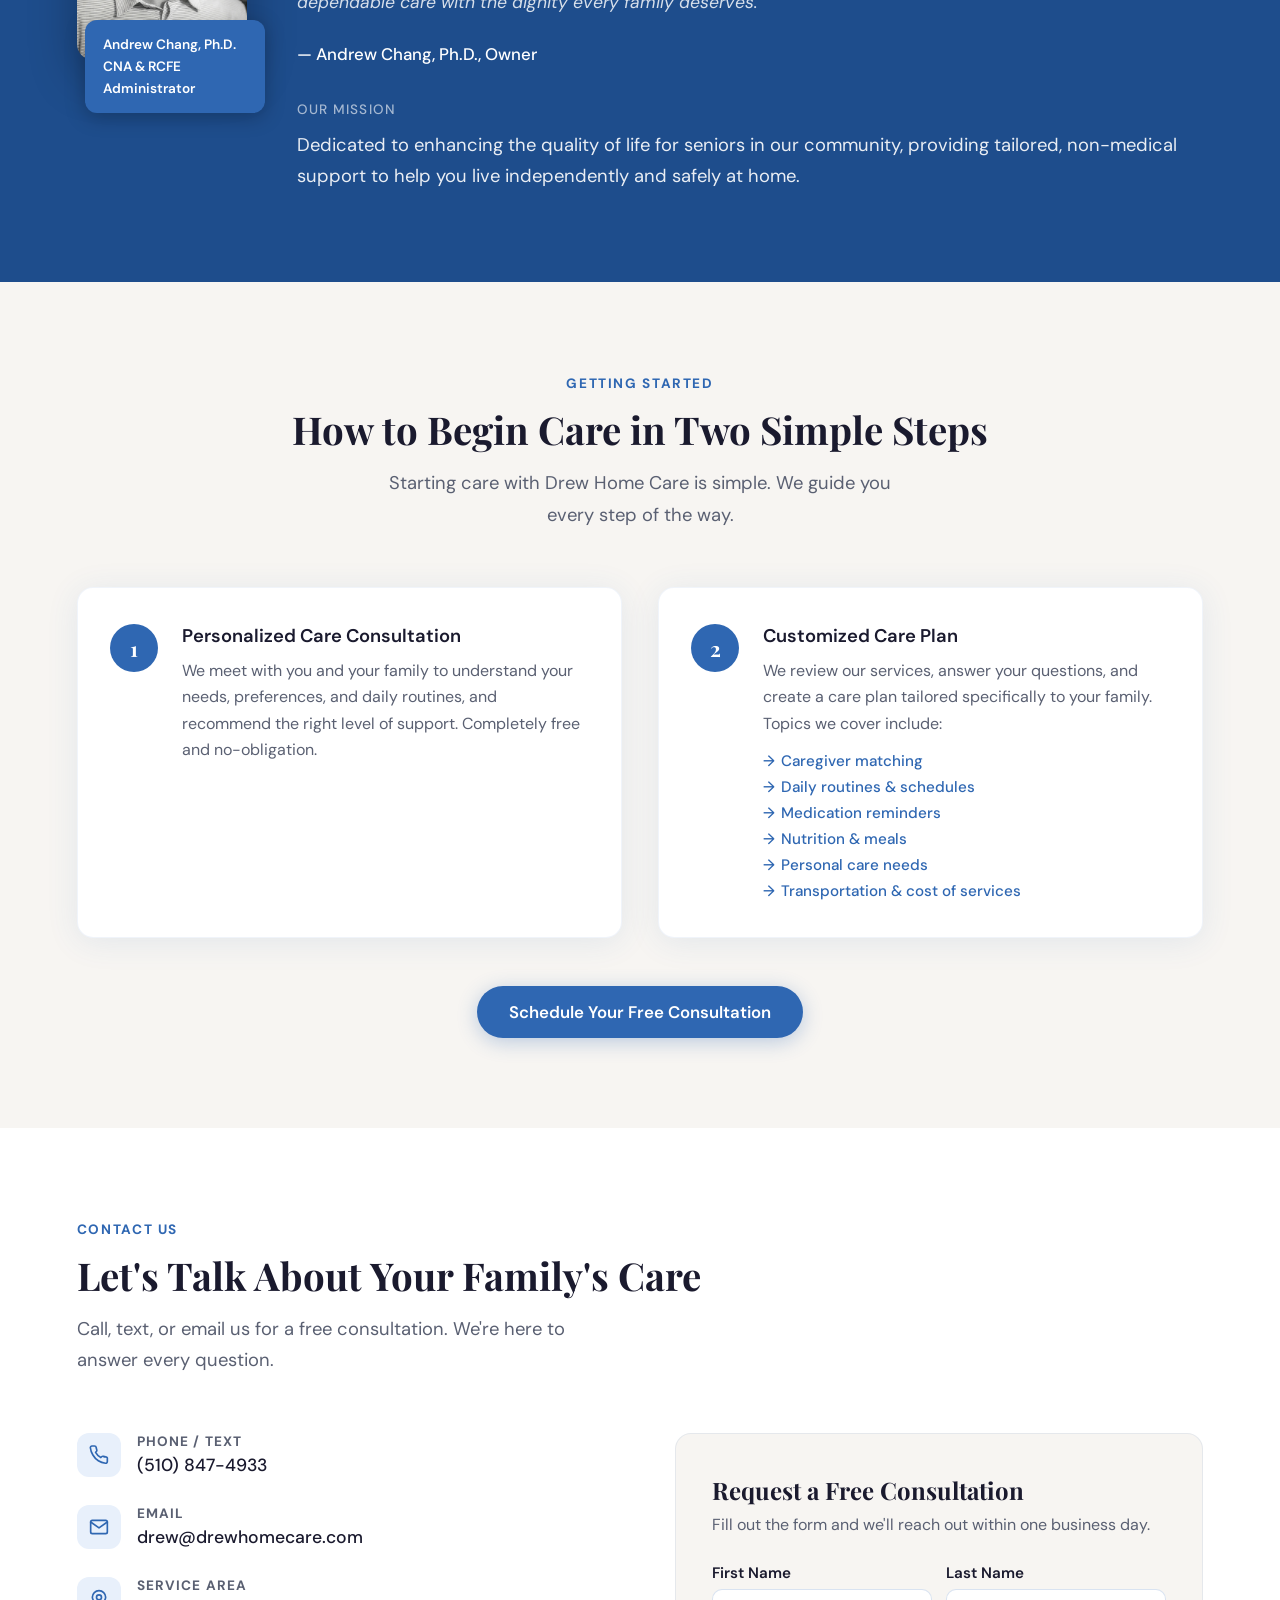
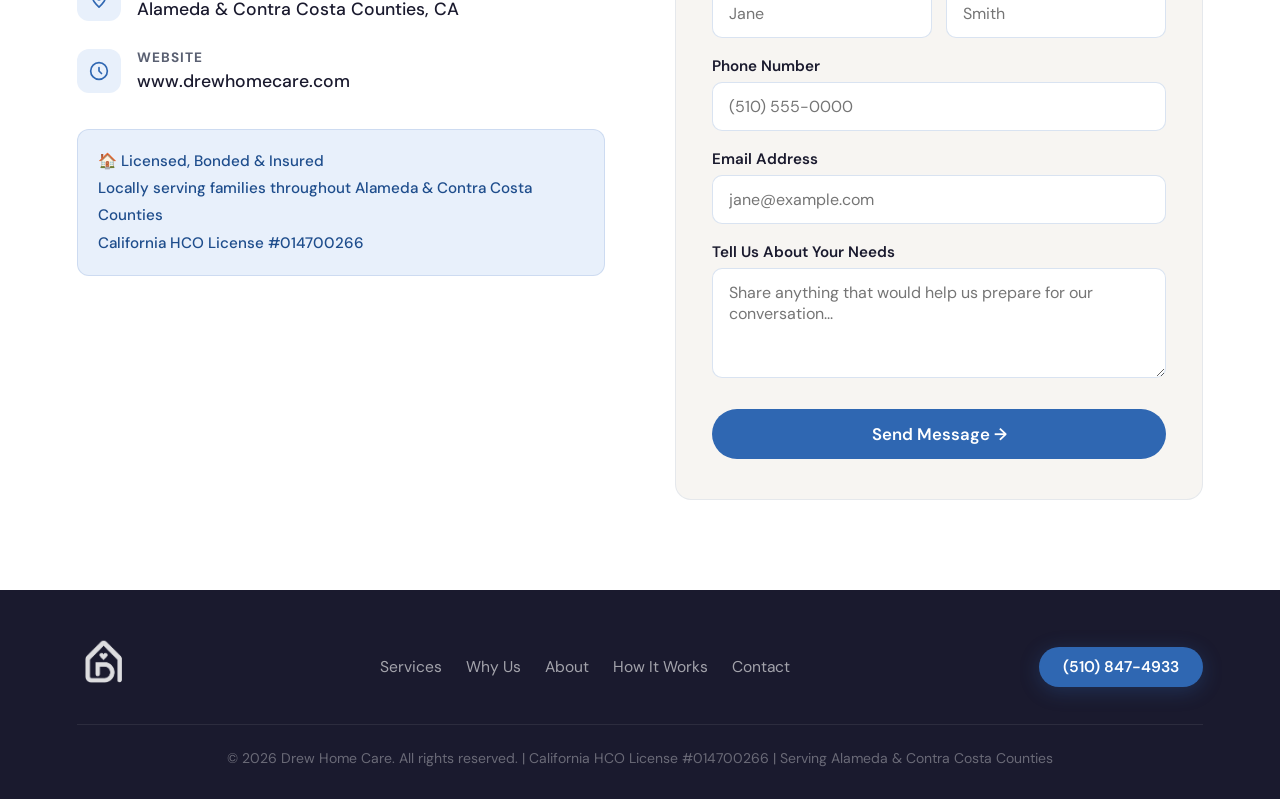
<file: 04-14-2026 index backup.html>
<!DOCTYPE html>
<html lang="en">
<head>
  <meta charset="UTF-8" />
  <meta name="viewport" content="width=device-width, initial-scale=1.0" />
  <title>Drew Home Care – Compassionate Non-Medical Home Care</title>
  <link href="https://fonts.googleapis.com/css2?family=Playfair+Display:wght@400;600;700&family=DM+Sans:wght@300;400;500;600&display=swap" rel="stylesheet" />
  <style>
    *, *::before, *::after { box-sizing: border-box; margin: 0; padding: 0; }
    :root {
      --blue: #2f67b2;
      --blue-dark: #1e4d8c;
      --blue-light: #e8f0fb;
      --warm: #f7f5f2;
      --text: #1a1a2e;
      --text-muted: #5a6072;
      --white: #ffffff;
      --radius: 16px;
      --shadow: 0 4px 32px rgba(47,103,178,0.10);
      --shadow-lg: 0 12px 56px rgba(47,103,178,0.16);
    }
    html { scroll-behavior: smooth; }
    body { font-family: 'DM Sans', sans-serif; color: var(--text); background: var(--white); overflow-x: hidden; }

    nav {
      position: fixed; top: 0; left: 0; right: 0; z-index: 100;
      display: flex; align-items: center; justify-content: space-between;
      padding: 0 6vw; height: 72px;
      background: rgba(255,255,255,0.94); backdrop-filter: blur(12px);
      border-bottom: 1px solid rgba(47,103,178,0.08);
      box-shadow: 0 2px 16px rgba(47,103,178,0.06);
    }
    .nav-logo { display: flex; align-items: center; text-decoration: none; }
    .nav-logo img { height: 58px; width: auto; }
    .nav-links { display: flex; align-items: center; gap: 32px; list-style: none; }
    .nav-links a { text-decoration: none; font-size: 1rem; font-weight: 500; color: var(--text-muted); transition: color .2s; }
    .nav-links a:hover { color: var(--blue); }
    .nav-cta { background: var(--blue) !important; color: var(--white) !important; padding: 9px 22px !important; border-radius: 50px; font-weight: 600 !important; }
    .nav-cta:hover { background: var(--blue-dark) !important; }

    .hero {
      min-height: 100vh; display: grid; grid-template-columns: 1fr 1fr;
      align-items: center; padding: 100px 6vw 60px; gap: 60px;
      background: linear-gradient(135deg, #f0f5ff 0%, #fafbff 60%, #eef4f0 100%);
      position: relative; overflow: hidden;
    }
    .hero::before {
      content: ''; position: absolute; top: -120px; right: -80px;
      width: 600px; height: 600px; border-radius: 50%;
      background: radial-gradient(circle, rgba(47,103,178,0.07) 0%, transparent 70%);
      pointer-events: none;
    }
    .hero-text { position: relative; z-index: 1; }
    .hero-badge {
      display: inline-flex; align-items: center; gap: 8px;
      background: var(--blue-light); color: var(--blue);
      font-size: 0.85rem; font-weight: 600; letter-spacing: 0.08em; text-transform: uppercase;
      padding: 6px 16px; border-radius: 50px; margin-bottom: 28px;
      border: 1px solid rgba(47,103,178,0.15);
    }
    .hero h1 {
      font-family: 'Playfair Display', serif;
      font-size: clamp(2.4rem, 4vw, 3.6rem);
      line-height: 1.18; font-weight: 700; color: var(--text); margin-bottom: 24px;
    }
    .hero h1 span { color: var(--blue); }
    .hero-sub { font-size: 1.2rem; line-height: 1.7; color: var(--text-muted); max-width: 480px; margin-bottom: 40px; }
    .hero-actions { display: flex; gap: 16px; flex-wrap: wrap; }
    .btn-primary {
      display: inline-block; background: var(--blue); color: var(--white);
      font-family: 'DM Sans', sans-serif; font-size: 1.05rem; font-weight: 600;
      padding: 15px 32px; border-radius: 50px; text-decoration: none;
      box-shadow: 0 4px 20px rgba(47,103,178,0.3);
      transition: background .2s, transform .15s, box-shadow .2s;
    }
    .btn-primary:hover { background: var(--blue-dark); transform: translateY(-2px); box-shadow: 0 8px 28px rgba(47,103,178,0.35); }
    .btn-secondary {
      display: inline-block; border: 2px solid var(--blue); color: var(--blue);
      font-family: 'DM Sans', sans-serif; font-size: 1.05rem; font-weight: 600;
      padding: 13px 30px; border-radius: 50px; text-decoration: none; transition: all .2s;
    }
    .btn-secondary:hover { background: var(--blue); color: var(--white); }
    .hero-trust { display: flex; align-items: center; gap: 20px; margin-top: 36px; flex-wrap: wrap; }
    .trust-chip { display: flex; align-items: center; gap: 7px; font-size: 0.9rem; color: var(--text-muted); font-weight: 500; }
    .hero-image { position: relative; z-index: 1; display: flex; justify-content: center; }
    .hero-image-wrap { position: relative; width: 100%; max-width: 520px; }
    .hero-img-main { width: 100%; border-radius: 24px 24px 80px 24px; object-fit: cover; object-position: center top; height: 540px; box-shadow: var(--shadow-lg); }
    .hero-float-card {
      position: absolute; bottom: 32px; left: -36px;
      background: var(--white); border-radius: 14px; padding: 16px 20px;
      box-shadow: var(--shadow-lg); display: flex; align-items: center; gap: 14px;
      min-width: 220px; animation: float 3.5s ease-in-out infinite;
    }
    .float-icon { width: 44px; height: 44px; border-radius: 12px; background: var(--blue-light); display: flex; align-items: center; justify-content: center; flex-shrink: 0; }
    .float-icon img { width: 24px; }
    .float-text p { font-size: 0.85rem; color: var(--text-muted); }
    .float-text strong { font-size: 1rem; color: var(--text); display: block; }
    @keyframes float { 0%,100%{transform:translateY(0)} 50%{transform:translateY(-8px)} }

    section { padding: 90px 6vw; }
    .section-tag { display: inline-block; font-size: 0.85rem; font-weight: 700; letter-spacing: 0.12em; text-transform: uppercase; color: var(--blue); margin-bottom: 14px; }
    .section-title { font-family: 'Playfair Display', serif; font-size: clamp(2rem, 3vw, 2.8rem); font-weight: 700; line-height: 1.2; margin-bottom: 16px; }
    .section-sub { font-size: 1.15rem; color: var(--text-muted); line-height: 1.7; max-width: 540px; }
    .section-header { margin-bottom: 56px; }
    .section-header.centered { text-align: center; }
    .section-header.centered .section-sub { margin: 0 auto; }

    .services { background: var(--warm); }
    .services-grid { display: grid; grid-template-columns: repeat(auto-fill, minmax(240px, 1fr)); gap: 24px; }
    .service-card { background: var(--white); border-radius: var(--radius); padding: 28px 24px; box-shadow: var(--shadow); transition: transform .25s, box-shadow .25s; border: 1px solid rgba(47,103,178,0.07); }
    .service-card:hover { transform: translateY(-5px); box-shadow: var(--shadow-lg); }
    .service-icon { width: 81px; height: 81px; border-radius: 18px; background: var(--blue-light); display: flex; align-items: center; justify-content: center; margin-bottom: 18px; }
    .service-icon img { width: 42px; height: 42px; }
    .service-card h3 { font-size: 1.1rem; font-weight: 600; margin-bottom: 8px; }
    .service-card p { font-size: 0.975rem; color: var(--text-muted); line-height: 1.6; }

    .why { background: var(--white); }
    .why-inner { display: grid; grid-template-columns: 1fr 1fr; gap: 70px; align-items: center; }
    .why-image img { width: 100%; border-radius: var(--radius) var(--radius) 60px var(--radius); object-fit: cover; object-position: center center; height: 480px; box-shadow: var(--shadow-lg); }
    .why-list { list-style: none; display: flex; flex-direction: column; gap: 22px; margin-top: 32px; }
    .why-list li { display: flex; align-items: flex-start; gap: 16px; }
    .why-check { flex-shrink: 0; width: 30px; height: 30px; background: var(--blue); border-radius: 50%; display: flex; align-items: center; justify-content: center; margin-top: 3px; }
    .why-check svg { width: 14px; height: 14px; fill: none; stroke: white; stroke-width: 2.5; stroke-linecap: round; stroke-linejoin: round; }
    .why-list strong { display: block; font-size: 1.05rem; font-weight: 600; margin-bottom: 3px; }
    .why-list span { font-size: 0.975rem; color: var(--text-muted); line-height: 1.5; }

    .about { background: var(--blue-dark); color: var(--white); }
    .about-inner { display: grid; grid-template-columns: 170px 1fr; gap: 50px; align-items: center; }
    .about-photo-wrap { position: relative; }
    .about-photo { width: 100%; border-radius: var(--radius); object-fit: cover; object-position: center top; box-shadow: 0 16px 48px rgba(0,0,0,0.3); }
    .about-badge { position: absolute; bottom: -48px; right: -18px; background: var(--blue); color: white; padding: 14px 18px; border-radius: 12px; font-size: 0.85rem; font-weight: 600; line-height: 1.6; box-shadow: 0 4px 20px rgba(0,0,0,0.25); max-width: 180px; }
    .about .section-tag { color: #90b8f0; }
    .about .section-title { color: var(--white); }
    .about-text { font-size: 1.1rem; line-height: 1.8; color: rgba(255,255,255,0.82); margin-bottom: 18px; font-style: italic; }
    .about-sig { font-size: 1.05rem; color: rgba(255,255,255,1); font-weight: 500; margin-top: 24px; }
    .mission-box { margin-top: 36px; }
    .mission-label { font-size: 0.85rem; color: rgba(255,255,255,0.6); font-weight: 500; text-transform: uppercase; letter-spacing: 0.08em; margin-bottom: 12px; }
    .mission-text { font-size: 1.15rem; color: rgba(255,255,255,0.9); line-height: 1.7; font-family: 'DM Sans', sans-serif; font-style: normal; }

    .how { background: var(--warm); }
    .steps-grid { display: grid; grid-template-columns: 1fr 1fr; gap: 36px; }
    .step-card { background: var(--white); border-radius: var(--radius); padding: 36px 32px; box-shadow: var(--shadow); border: 1px solid rgba(47,103,178,0.07); display: flex; gap: 24px; }
    .step-num { flex-shrink: 0; width: 48px; height: 48px; border-radius: 50%; background: var(--blue); color: white; font-family: 'Playfair Display', serif; font-size: 1.3rem; font-weight: 700; display: flex; align-items: center; justify-content: center; }
    .step-card h3 { font-size: 1.15rem; font-weight: 600; margin-bottom: 10px; }
    .step-card p { font-size: 1rem; color: var(--text-muted); line-height: 1.65; }
    .step-topics { margin-top: 14px; display: flex; flex-direction: column; gap: 6px; }
    .step-topics span { font-size: 0.95rem; color: var(--blue); font-weight: 500; display: flex; align-items: center; gap: 6px; }
    .step-topics span::before { content: '→'; }
    .how-cta { text-align: center; margin-top: 48px; }

    .contact { background: var(--white); }
    .contact-inner { display: grid; grid-template-columns: 1fr 1fr; gap: 70px; align-items: start; }
    .contact-detail { display: flex; align-items: flex-start; gap: 16px; margin-bottom: 28px; }
    .contact-icon { width: 44px; height: 44px; border-radius: 12px; background: var(--blue-light); flex-shrink: 0; display: flex; align-items: center; justify-content: center; }
    .contact-icon svg { width: 20px; height: 20px; stroke: var(--blue); fill: none; stroke-width: 2; stroke-linecap: round; stroke-linejoin: round; }
    .contact-detail strong { display: block; font-size: 0.85rem; text-transform: uppercase; letter-spacing: 0.08em; color: var(--text-muted); margin-bottom: 4px; }
    .contact-detail a, .contact-detail p { font-size: 1.1rem; color: var(--text); font-weight: 500; text-decoration: none; }
    .contact-detail a:hover { color: var(--blue); }
    .license-box { margin-top: 36px; padding: 18px 20px; border-radius: 12px; background: var(--blue-light); border: 1px solid rgba(47,103,178,0.15); }
    .license-box p { font-size: 0.95rem; color: var(--blue-dark); line-height: 1.8; font-weight: 500; }
    .contact-form-box { background: var(--warm); border-radius: var(--radius); padding: 40px 36px; border: 1px solid rgba(47,103,178,0.09); }
    .contact-form-box h3 { font-family: 'Playfair Display', serif; font-size: 1.5rem; font-weight: 700; margin-bottom: 8px; }
    .contact-form-box > p { font-size: 1rem; color: var(--text-muted); margin-bottom: 28px; }
    .form-group { margin-bottom: 18px; }
    .form-group label { display: block; font-size: 0.95rem; font-weight: 600; color: var(--text); margin-bottom: 6px; }
    .form-group input, .form-group textarea, .form-group select { width: 100%; padding: 13px 16px; border: 1.5px solid rgba(47,103,178,0.18); border-radius: 10px; font-family: 'DM Sans', sans-serif; font-size: 1rem; color: var(--text); background: var(--white); outline: none; transition: border-color .2s; -webkit-appearance: none; }
    .form-group input:focus, .form-group textarea:focus, .form-group select:focus { border-color: var(--blue); }
    .form-group textarea { resize: vertical; min-height: 110px; }
    .form-row { display: grid; grid-template-columns: 1fr 1fr; gap: 14px; }
    .form-submit { width: 100%; background: var(--blue); color: white; border: none; border-radius: 50px; font-family: 'DM Sans', sans-serif; font-size: 1.05rem; font-weight: 600; padding: 14px; cursor: pointer; transition: background .2s, transform .15s; margin-top: 8px; }
    .form-submit:hover { background: var(--blue-dark); transform: translateY(-1px); }
    .form-submit:disabled { background: #1e7e4d; cursor: default; transform: none; }
    .field-error { border-color: #c0392b !important; }
    .error-msg { display: none; font-size: 0.85rem; color: #c0392b; margin-top: 5px; font-weight: 500; }
    .error-msg.visible { display: block; }

    footer { background: var(--text); color: rgba(255,255,255,0.7); padding: 48px 6vw 32px; }
    .footer-inner { display: flex; align-items: center; justify-content: space-between; flex-wrap: wrap; gap: 20px; border-bottom: 1px solid rgba(255,255,255,0.08); padding-bottom: 28px; margin-bottom: 24px; }
    .footer-logo img { height: 53px; filter: brightness(0) invert(1); opacity: 0.85; }
    .footer-links { display: flex; gap: 24px; flex-wrap: wrap; }
    .footer-links a { color: rgba(255,255,255,0.6); text-decoration: none; font-size: 0.975rem; transition: color .2s; }
    .footer-links a:hover { color: white; }
    .footer-copy { font-size: 0.875rem; text-align: center; color: rgba(255,255,255,0.35); }

    .fade-up { opacity: 0; transform: translateY(28px); transition: opacity .65s ease, transform .65s ease; }
    .fade-up.visible { opacity: 1; transform: translateY(0); }

    @media (max-width: 900px) {
      nav { padding: 0 5vw; }
      .nav-links { display: none; }
      .hero { grid-template-columns: 1fr; padding: 100px 6vw 60px; }
      .hero-image { order: -1; }
      .hero-img-main { height: 300px; object-position: center top; }
      .why-image img { height: 300px; object-position: center center; }
      .hero-float-card { display: none; }
      .why-inner, .about-inner, .contact-inner { grid-template-columns: 1fr; gap: 40px; }
      .steps-grid { grid-template-columns: 1fr; }
      .about-badge { right: 0; bottom: -10px; }
    }
    @media (max-width: 600px) {
      section { padding: 64px 5vw; }
      .form-row { grid-template-columns: 1fr; }
      .contact-form-box { padding: 28px 20px; }
    }
  </style>
</head>
<body>

<nav>
  <a href="#" class="nav-logo">
    <img src="images/DHCLogo_NoText_Transparent.png" alt="Drew Home Care" />
  </a>
  <ul class="nav-links">
    <li><a href="#services">Services</a></li>
    <li><a href="#why">Why Us</a></li>
    <li><a href="#about">About</a></li>
    <li><a href="#how">How It Works</a></li>
    <li><a href="#contact" class="nav-cta">Free Consultation</a></li>
  </ul>
</nav>

<section class="hero">
  <div class="hero-text fade-up">
    <div class="hero-badge">
      <svg width="14" height="14" viewBox="0 0 24 24" fill="none" stroke="currentColor" stroke-width="2.5" stroke-linecap="round" stroke-linejoin="round"><path d="M3 9l9-7 9 7v11a2 2 0 0 1-2 2H5a2 2 0 0 1-2-2z"/><polyline points="9 22 9 12 15 12 15 22"/></svg>
      Alameda &amp; Contra Costa Counties
    </div>
    <h1>Helping Seniors Stay <span>Safe &amp; Independent</span> at Home</h1>
    <p class="hero-sub">Compassionate, non-medical home care tailored to your family — because every senior deserves to age with dignity in the comfort of their own home.</p>
    <div class="hero-actions">
      <a href="#contact" class="btn-primary">Get a Free Consultation</a>
      <a href="#services" class="btn-secondary">Our Services</a>
    </div>
    <div class="hero-trust">
      <div class="trust-chip">
        <svg width="16" height="16" viewBox="0 0 24 24" fill="none" stroke="#2f67b2" stroke-width="2" stroke-linecap="round" stroke-linejoin="round"><path d="M12 22s8-4 8-10V5l-8-3-8 3v7c0 6 8 10 8 10z"/></svg>
        Licensed, Bonded &amp; Insured
      </div>
      <div class="trust-chip">
        <svg width="16" height="16" viewBox="0 0 24 24" fill="none" stroke="#2f67b2" stroke-width="2" stroke-linecap="round" stroke-linejoin="round"><circle cx="12" cy="12" r="10"/><polyline points="12 6 12 12 16 14"/></svg>
        Reliable 24/7 Support
      </div>
      <div class="trust-chip">
        <svg width="16" height="16" viewBox="0 0 24 24" fill="none" stroke="#2f67b2" stroke-width="2" stroke-linecap="round" stroke-linejoin="round"><path d="M17 21v-2a4 4 0 0 0-4-4H5a4 4 0 0 0-4 4v2"/><circle cx="9" cy="7" r="4"/><path d="M23 21v-2a4 4 0 0 0-3-3.87"/><path d="M16 3.13a4 4 0 0 1 0 7.75"/></svg>
        Locally Owned &amp; Family-Focused
      </div>
    </div>
  </div>
  <div class="hero-image fade-up">
    <div class="hero-image-wrap">
      <img class="hero-img-main" src="images/DHC_img_FPolyCaregiver_Assisting_Elderly_Man_Standing.jpg" alt="Caregiver assisting elderly man at home" />
      <div class="hero-float-card">
        <div class="float-icon"><img src="images/DHC_icon_homeinspection.svg" alt="" /></div>
        <div class="float-text">
          <strong>Free Home Evaluation</strong>
          <p>Call us to get started today</p>
        </div>
      </div>
    </div>
  </div>
</section>

<section class="services" id="services">
  <div class="section-header centered fade-up">
    <span class="section-tag">What We Offer</span>
    <h2 class="section-title">Our Comprehensive Non-Medical Services</h2>
    <p class="section-sub">A full range of personalized services to help your loved one thrive safely and comfortably at home.</p>
  </div>
  <div class="services-grid">
    <div class="service-card fade-up">
      <div class="service-icon"><img src="images/DHC_icon_adl.svg" alt="" /></div>
      <h3>Assistance with Daily Living</h3>
      <p>Support with everyday activities to help seniors maintain their routines and independence with confidence.</p>
    </div>
    <div class="service-card fade-up">
      <div class="service-icon"><img src="images/DHC_icon_bathtub.svg" alt="" /></div>
      <h3>Personal Care Services</h3>
      <p>Dignified assistance with bathing, grooming, dressing, and other personal hygiene needs.</p>
    </div>
    <div class="service-card fade-up">
      <div class="service-icon"><img src="images/DHC_icon_companionship.svg" alt="" /></div>
      <h3>Companionship &amp; Social Support</h3>
      <p>Meaningful companionship to reduce isolation, stimulate the mind, and bring joy to each day.</p>
    </div>
    <div class="service-card fade-up">
      <div class="service-icon"><img src="images/DHC_icon_medicinereminder.svg" alt="" /></div>
      <h3>Medication Reminders</h3>
      <p>Timely reminders to ensure medications are taken as prescribed for health and peace of mind.</p>
    </div>
    <div class="service-card fade-up">
      <div class="service-icon"><img src="images/DHC_icon_mealprep.svg" alt="" /></div>
      <h3>Meal Preparation &amp; Nutrition</h3>
      <p>Nutritious, home-cooked meals tailored to dietary preferences and health needs.</p>
    </div>
    <div class="service-card fade-up">
      <div class="service-icon"><img src="images/DHC_icon_housekeeping.svg" alt="" /></div>
      <h3>Light Housekeeping</h3>
      <p>A clean, comfortable home environment — laundry, tidying, and organizing to support daily well-being.</p>
    </div>
    <div class="service-card fade-up">
      <div class="service-icon"><img src="images/DHC_icon_transportation.svg" alt="" /></div>
      <h3>Transportation Services</h3>
      <p>Safe, reliable transportation to appointments, errands, social events, and community activities.</p>
    </div>
    <div class="service-card fade-up">
      <div class="service-icon"><img src="images/DHC_icon_homeinspection.svg" alt="" /></div>
      <h3>Home Safety Evaluations</h3>
      <p>A thorough review of the home environment to identify and address potential safety concerns.</p>
    </div>
  </div>
</section>

<section class="why" id="why">
  <div class="why-inner">
    <div class="why-image fade-up">
      <img src="images/DHC_img_CaregiverHelpingWomanOutofMinivan.jpg" alt="Caregiver helping senior out of vehicle" />
    </div>
    <div class="fade-up">
      <span class="section-tag">Why Drew Home Care</span>
      <h2 class="section-title">Care You Can Count On, Every Single Day</h2>
      <p class="section-sub">We go beyond providing care — we become a trusted extension of your family.</p>
      <ul class="why-list">
        <li>
          <div class="why-check"><svg viewBox="0 0 24 24"><polyline points="20 6 9 17 4 12"/></svg></div>
          <div><strong>Carefully Screened &amp; Trained Caregivers</strong><span>Every caregiver is rigorously vetted, background-checked, and trained to provide high-quality, compassionate care.</span></div>
        </li>
        <li>
          <div class="why-check"><svg viewBox="0 0 24 24"><polyline points="20 6 9 17 4 12"/></svg></div>
          <div><strong>Flexible Care Scheduling</strong><span>From a few hours a week to around-the-clock support — we adapt to your family's schedule and evolving needs.</span></div>
        </li>
        <li>
          <div class="why-check"><svg viewBox="0 0 24 24"><polyline points="20 6 9 17 4 12"/></svg></div>
          <div><strong>Locally Owned &amp; Family-Focused</strong><span>We're your neighbors — deeply rooted in the Alameda and Contra Costa communities we serve.</span></div>
        </li>
        <li>
          <div class="why-check"><svg viewBox="0 0 24 24"><polyline points="20 6 9 17 4 12"/></svg></div>
          <div><strong>Reliable 24/7 Support</strong><span>Always available — day or night — to address questions and ensure continuous care for your loved one.</span></div>
        </li>
        <li>
          <div class="why-check"><svg viewBox="0 0 24 24"><polyline points="20 6 9 17 4 12"/></svg></div>
          <div><strong>Care Delivered with Dignity &amp; Respect</strong><span>We honor each client's individuality and preferences — because dignified care is the foundation of everything we do.</span></div>
        </li>
      </ul>
    </div>
  </div>
</section>

<section class="about" id="about">
  <div class="about-inner">
    <div class="about-photo-wrap fade-up">
      <img class="about-photo" src="images/DHC_img_Drew_Headshot.jpg" alt="Andrew Chang, Owner of Drew Home Care" />
      <div class="about-badge">Andrew Chang, Ph.D.<br/>CNA &amp; RCFE Administrator</div>
    </div>
    <div class="fade-up">
      <span class="section-tag">Our Story</span>
      <h2 class="section-title">Who We Are &amp; Our Mission</h2>
      <p class="about-text">After more than 20 years as a mechanical engineer, I left my corporate career to pursue more meaningful work. My family's experience caring for my father-in-law with Alzheimer's, and now supporting my mother with dementia, shaped my commitment to this work.</p>
      <p class="about-text">I became a Certified Nursing Assistant and a Residential Care Facility for the Elderly Administrator to better understand how to provide compassionate, high-quality care. At Drew Home Care, I am dedicated to providing dependable care with the dignity every family deserves.</p>
      <p class="about-sig">— Andrew Chang, Ph.D., Owner</p>
      <div class="mission-box">
        <p class="mission-label">Our Mission</p>
        <p class="mission-text">Dedicated to enhancing the quality of life for seniors in our community, providing tailored, non-medical support to help you live independently and safely at home.</p>
      </div>
    </div>
  </div>
</section>

<section class="how" id="how">
  <div class="section-header centered fade-up">
    <span class="section-tag">Getting Started</span>
    <h2 class="section-title">How to Begin Care in Two Simple Steps</h2>
    <p class="section-sub">Starting care with Drew Home Care is simple. We guide you every step of the way.</p>
  </div>
  <div class="steps-grid">
    <div class="step-card fade-up">
      <div class="step-num">1</div>
      <div>
        <h3>Personalized Care Consultation</h3>
        <p>We meet with you and your family to understand your needs, preferences, and daily routines, and recommend the right level of support. Completely free and no-obligation.</p>
      </div>
    </div>
    <div class="step-card fade-up">
      <div class="step-num">2</div>
      <div>
        <h3>Customized Care Plan</h3>
        <p>We review our services, answer your questions, and create a care plan tailored specifically to your family. Topics we cover include:</p>
        <div class="step-topics">
          <span>Caregiver matching</span>
          <span>Daily routines &amp; schedules</span>
          <span>Medication reminders</span>
          <span>Nutrition &amp; meals</span>
          <span>Personal care needs</span>
          <span>Transportation &amp; cost of services</span>
        </div>
      </div>
    </div>
  </div>
  <div class="how-cta fade-up">
    <a href="#contact" class="btn-primary">Schedule Your Free Consultation</a>
  </div>
</section>

<section class="contact" id="contact">
  <div class="section-header fade-up">
    <span class="section-tag">Contact Us</span>
    <h2 class="section-title">Let's Talk About Your Family's Care</h2>
    <p class="section-sub">Call, text, or email us for a free consultation. We're here to answer every question.</p>
  </div>
  <div class="contact-inner">
    <div class="fade-up">
      <div class="contact-detail">
        <div class="contact-icon">
          <svg viewBox="0 0 24 24"><path d="M22 16.92v3a2 2 0 0 1-2.18 2 19.79 19.79 0 0 1-8.63-3.07A19.5 19.5 0 0 1 4.69 12a19.79 19.79 0 0 1-3.07-8.67A2 2 0 0 1 3.6 1.17h3a2 2 0 0 1 2 1.72c.127.96.361 1.903.7 2.81a2 2 0 0 1-.45 2.11L7.91 8.74a16 16 0 0 0 6.29 6.29l.95-.95a2 2 0 0 1 2.11-.45c.907.339 1.85.573 2.81.7A2 2 0 0 1 22 16.92z"/></svg>
        </div>
        <div>
          <strong>Phone / Text</strong>
          <a href="tel:5108474933">(510) 847-4933</a>
        </div>
      </div>
      <div class="contact-detail">
        <div class="contact-icon">
          <svg viewBox="0 0 24 24"><path d="M4 4h16c1.1 0 2 .9 2 2v12c0 1.1-.9 2-2 2H4c-1.1 0-2-.9-2-2V6c0-1.1.9-2 2-2z"/><polyline points="22,6 12,13 2,6"/></svg>
        </div>
        <div>
          <strong>Email</strong>
          <a href="mailto:drew@drewhomecare.com">drew@drewhomecare.com</a>
        </div>
      </div>
      <div class="contact-detail">
        <div class="contact-icon">
          <svg viewBox="0 0 24 24"><circle cx="12" cy="10" r="3"/><path d="M12 21.7C17.3 17 20 13 20 10a8 8 0 1 0-16 0c0 3 2.7 6.9 8 11.7z"/></svg>
        </div>
        <div>
          <strong>Service Area</strong>
          <p>Alameda &amp; Contra Costa Counties, CA</p>
        </div>
      </div>
      <div class="contact-detail">
        <div class="contact-icon">
          <svg viewBox="0 0 24 24"><path d="M12 2a10 10 0 1 0 0 20A10 10 0 0 0 12 2z"/><path d="M12 8v4l3 3"/></svg>
        </div>
        <div>
          <strong>Website</strong>
          <a href="https://www.drewhomecare.com" target="_blank">www.drewhomecare.com</a>
        </div>
      </div>
      <div class="license-box">
        <p>🏠 Licensed, Bonded &amp; Insured<br/>
        Locally serving families throughout Alameda &amp; Contra Costa Counties<br/>
        California HCO License #014700266</p>
      </div>
    </div>
    <div class="contact-form-box fade-up">
      <h3>Request a Free Consultation</h3>
      <p>Fill out the form and we'll reach out within one business day.</p>
      <form name="contact" method="POST" data-netlify="true" netlify-honeypot="bot-field">
        <input type="hidden" name="form-name" value="contact" />
        <p style="display:none"><label>Don't fill this out: <input name="bot-field" /></label></p>
        <div class="form-row">
          <div class="form-group">
            <label>First Name</label>
            <input type="text" name="first-name" placeholder="Jane" required />
          </div>
          <div class="form-group">
            <label>Last Name</label>
            <input type="text" name="last-name" placeholder="Smith" required />
          </div>
        </div>
        <div class="form-group">
          <label>Phone Number</label>
          <input type="tel" name="phone" id="phone" placeholder="(510) 555-0000" />
          <span class="error-msg" id="phone-error">Please enter a valid phone number (e.g. 510-847-4933).</span>
        </div>
        <div class="form-group">
          <label>Email Address</label>
          <input type="email" name="email" id="email" placeholder="jane@example.com" required />
          <span class="error-msg" id="email-error">Please enter a valid email address (e.g. name@example.com).</span>
        </div>

        <div class="form-group">
          <label>Tell Us About Your Needs</label>
          <textarea name="message" placeholder="Share anything that would help us prepare for our conversation..."></textarea>
        </div>
        <button type="submit" class="form-submit">Send Message &rarr;</button>
      </form>
    </div>
  </div>
</section>

<footer>
  <div class="footer-inner">
    <div class="footer-logo">
      <img src="images/DHCLogo_NoText_Transparent.png" alt="Drew Home Care" />
    </div>
    <div class="footer-links">
      <a href="#services">Services</a>
      <a href="#why">Why Us</a>
      <a href="#about">About</a>
      <a href="#how">How It Works</a>
      <a href="#contact">Contact</a>
    </div>
    <a href="tel:5108474933" class="btn-primary" style="font-size:0.975rem; padding:10px 24px;">(510) 847-4933</a>
  </div>
  <p class="footer-copy">&copy; 2026 Drew Home Care. All rights reserved. | California HCO License #014700266 | Serving Alameda &amp; Contra Costa Counties</p>
</footer>

<script>
  const observer = new IntersectionObserver(function(entries) {
    entries.forEach(function(e) {
      if (e.isIntersecting) e.target.classList.add('visible');
    });
  }, { threshold: 0.12 });
  document.querySelectorAll('.fade-up').forEach(function(el) { observer.observe(el); });

  var phoneInput = document.getElementById('phone');
  var emailInput = document.getElementById('email');
  var phoneError = document.getElementById('phone-error');
  var emailError = document.getElementById('email-error');

  function validatePhone(value) {
    if (!value) return true; // phone is optional
    return /^[\+]?[(]?[0-9]{3}[)]?[-\s\.]?[0-9]{3}[-\s\.]?[0-9]{4,6}$/.test(value.trim());
  }

  function validateEmail(value) {
    return /^[^\s@]+@[^\s@]+\.[^\s@]+$/.test(value.trim());
  }

  phoneInput.addEventListener('blur', function() {
    if (!validatePhone(this.value)) {
      this.classList.add('field-error');
      phoneError.classList.add('visible');
    } else {
      this.classList.remove('field-error');
      phoneError.classList.remove('visible');
    }
  });

  phoneInput.addEventListener('input', function() {
    if (validatePhone(this.value)) {
      this.classList.remove('field-error');
      phoneError.classList.remove('visible');
    }
  });

  emailInput.addEventListener('blur', function() {
    if (!validateEmail(this.value)) {
      this.classList.add('field-error');
      emailError.classList.add('visible');
    } else {
      this.classList.remove('field-error');
      emailError.classList.remove('visible');
    }
  });

  emailInput.addEventListener('input', function() {
    if (validateEmail(this.value)) {
      this.classList.remove('field-error');
      emailError.classList.remove('visible');
    }
  });

  document.querySelector('form').addEventListener('submit', function(e) {
    var phoneOk = validatePhone(phoneInput.value);
    var emailOk = validateEmail(emailInput.value);
    if (!phoneOk) {
      phoneInput.classList.add('field-error');
      phoneError.classList.add('visible');
    }
    if (!emailOk) {
      emailInput.classList.add('field-error');
      emailError.classList.add('visible');
    }
    if (!phoneOk || !emailOk) {
      e.preventDefault();
    }
  });
</script>
</body>
</html>
</file>
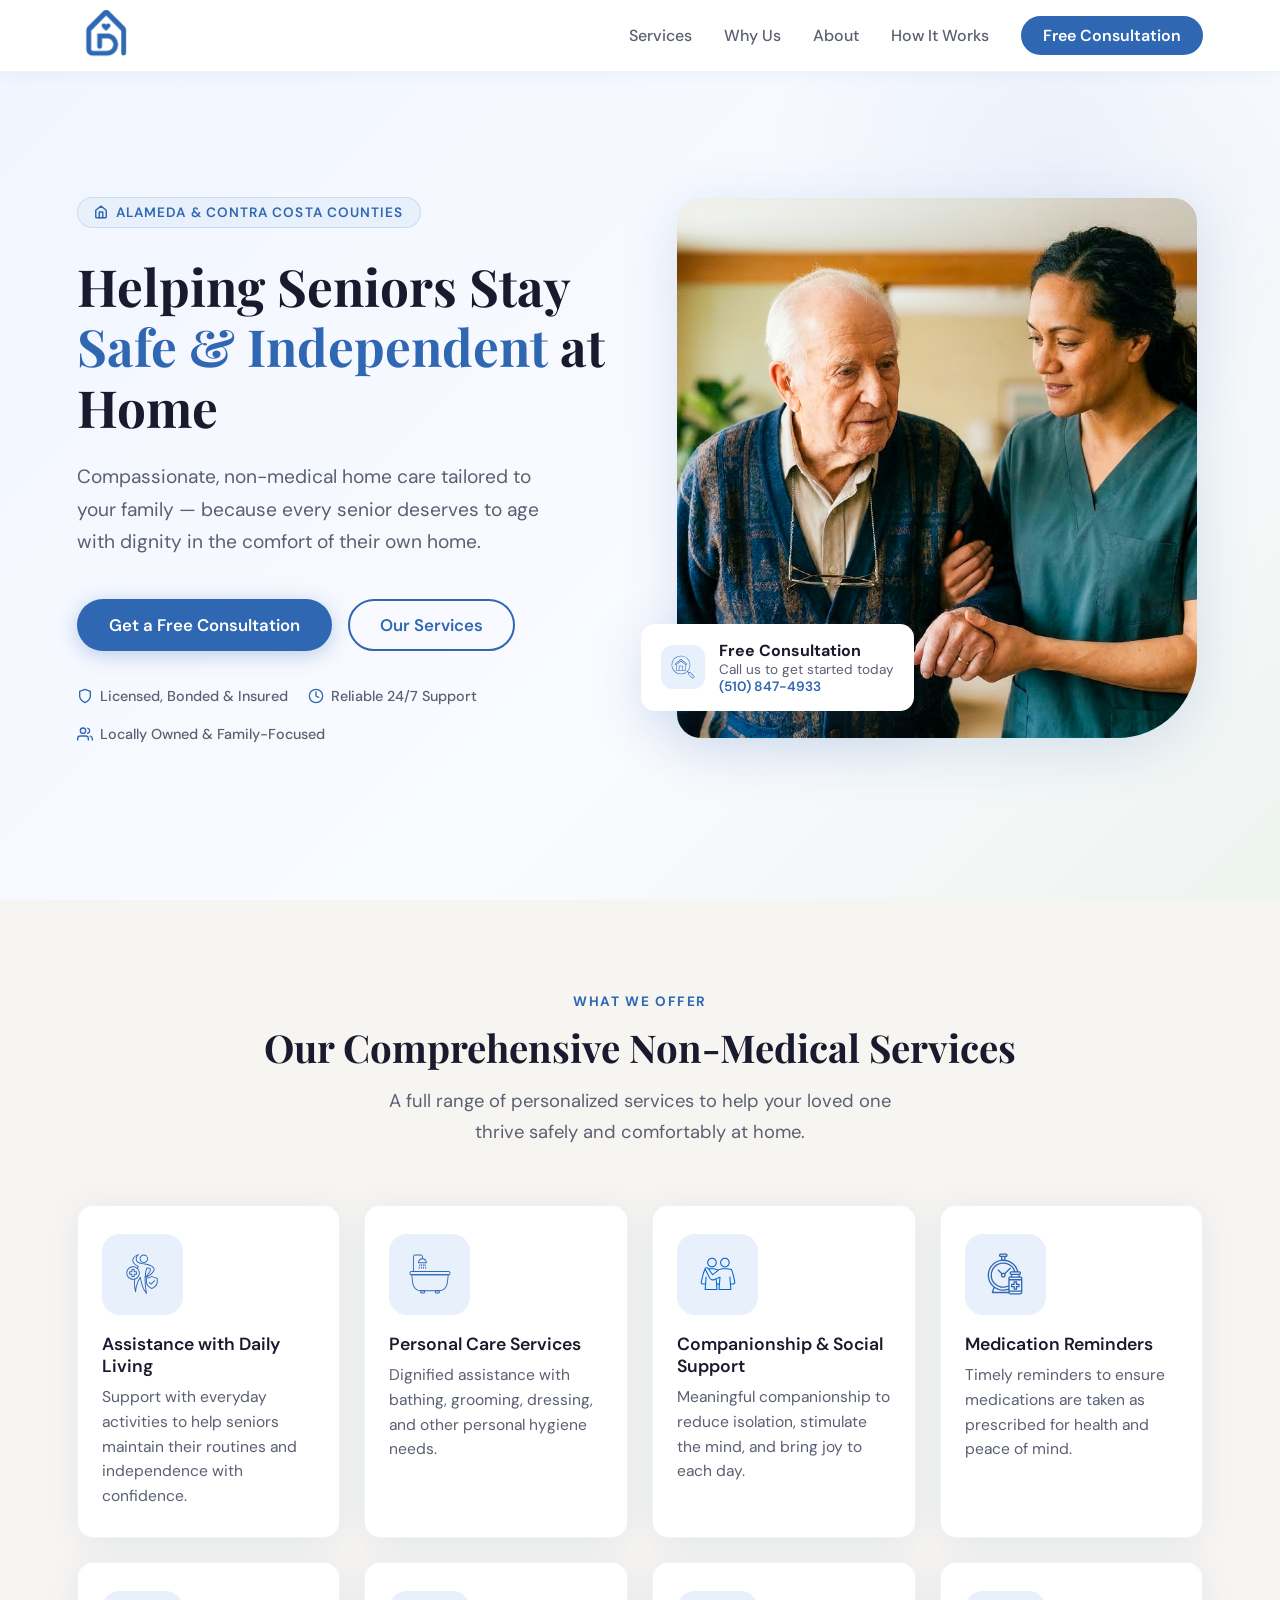
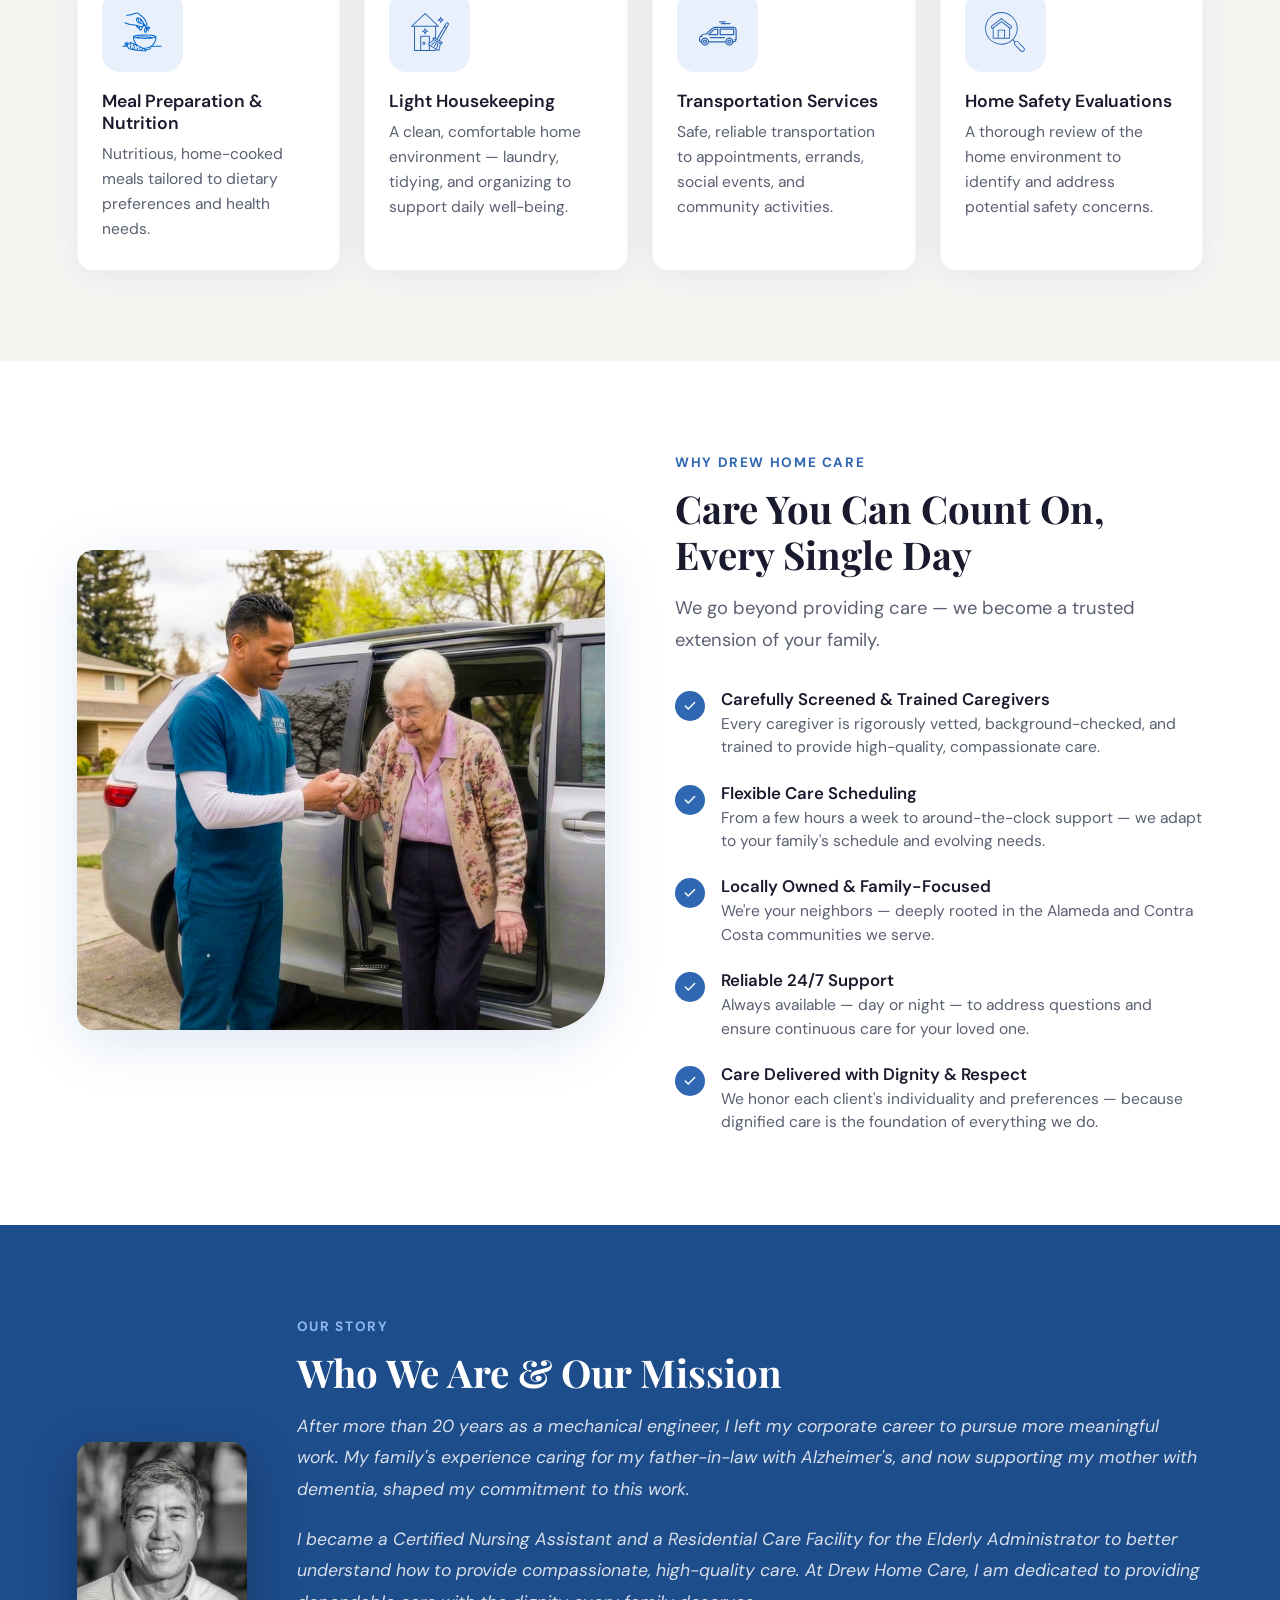
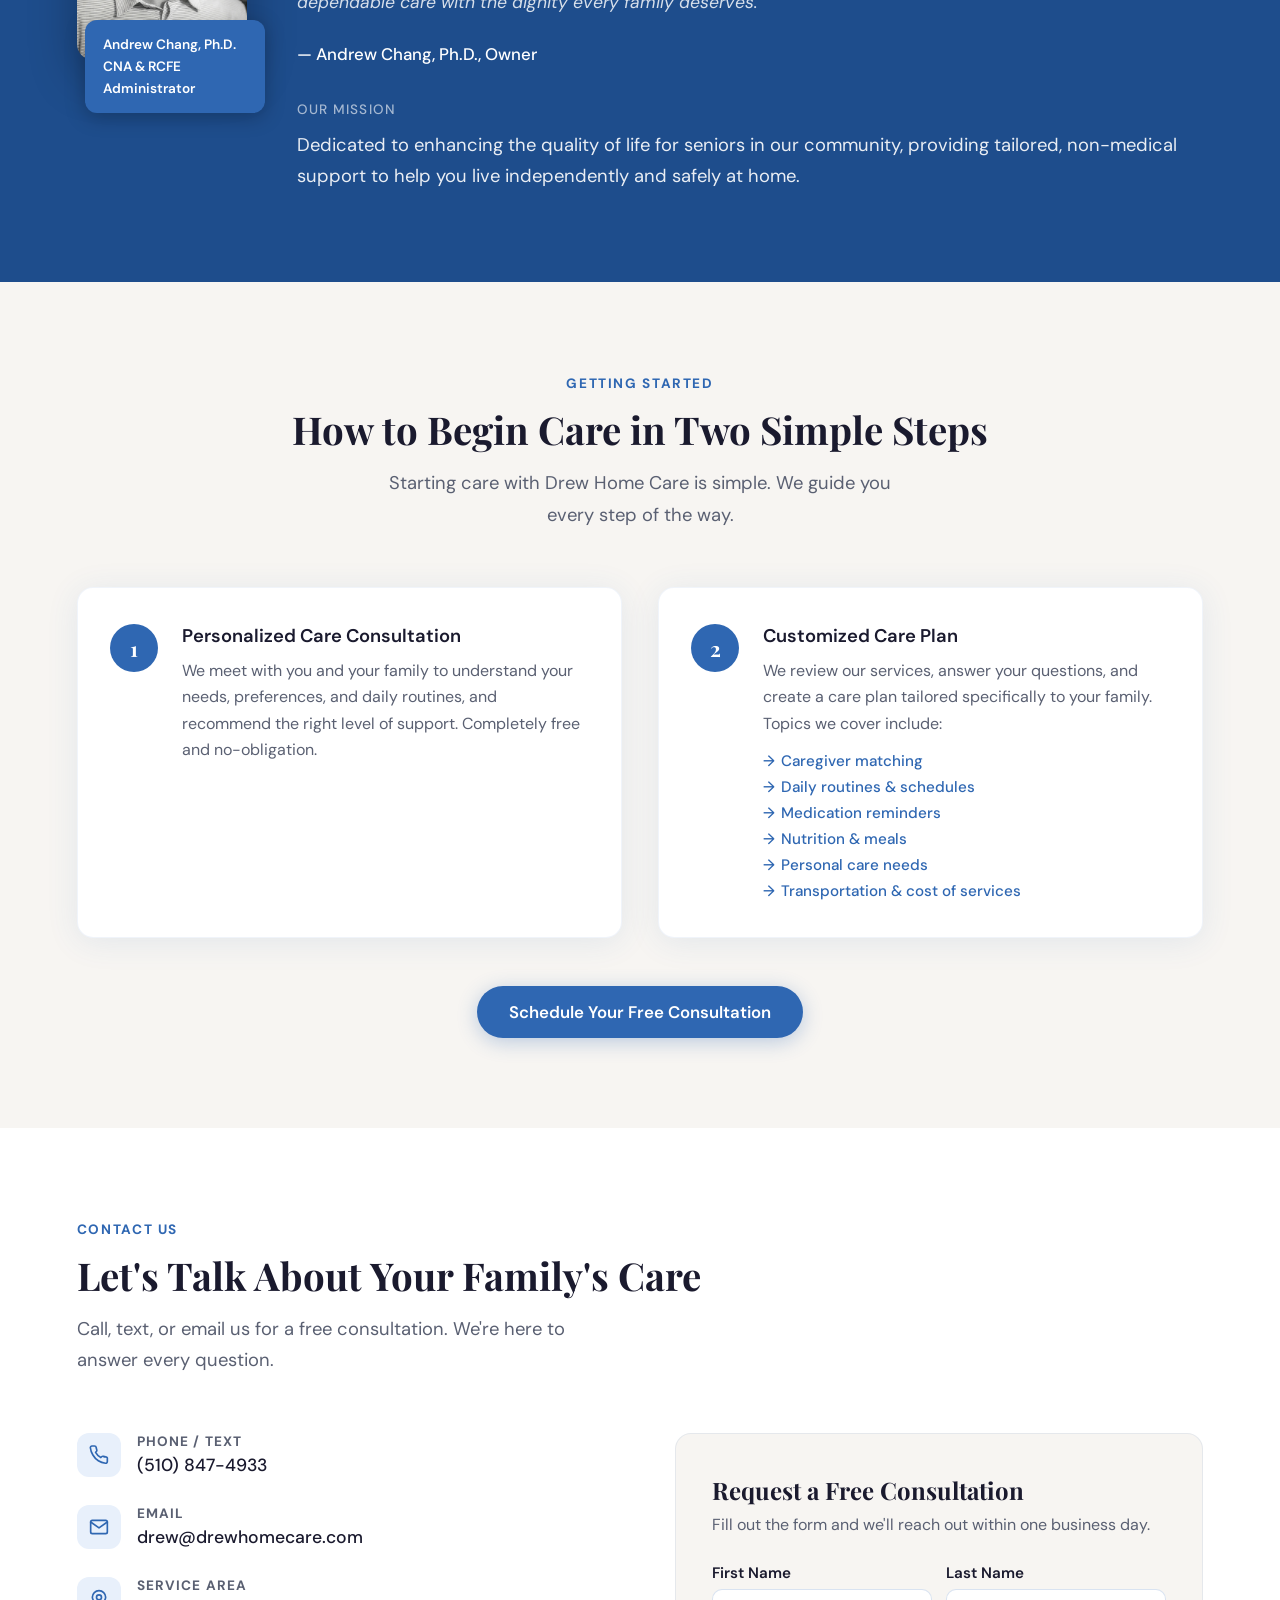
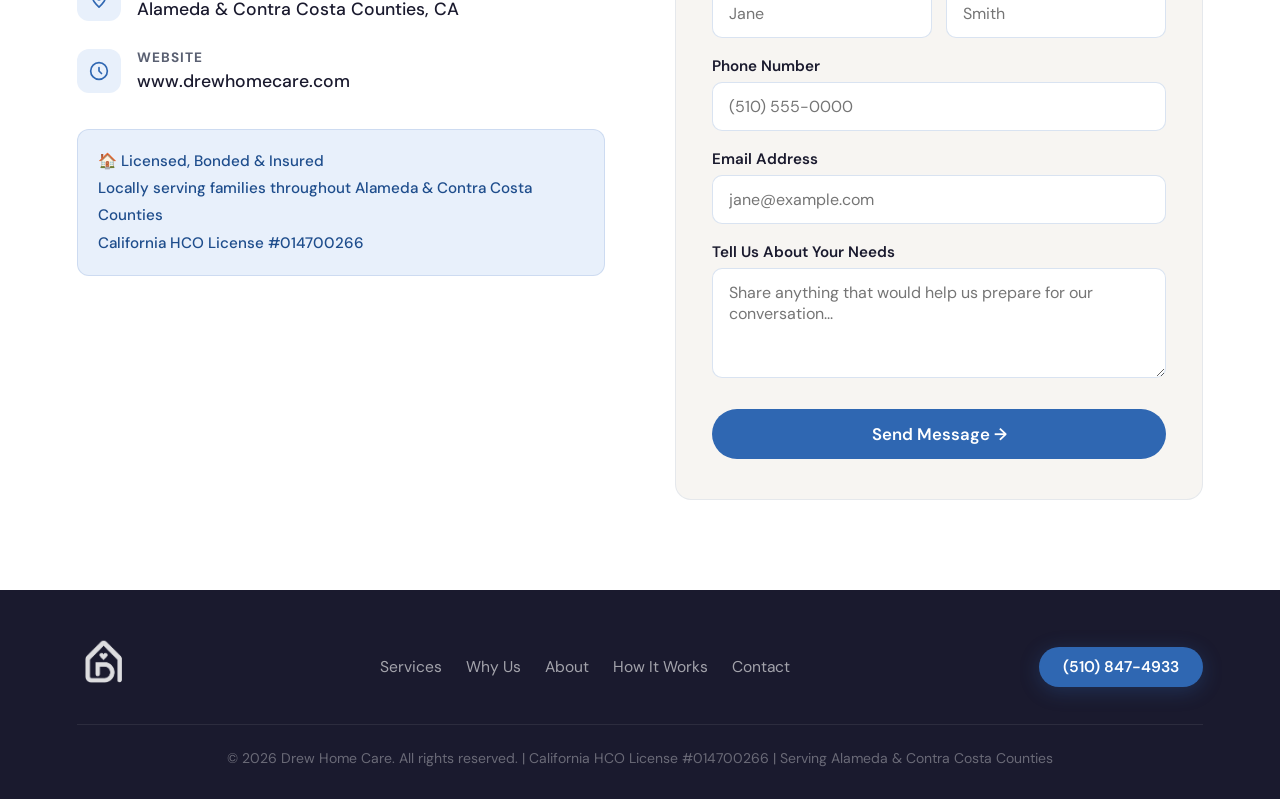
<file: 04-15-2026 index.html>
<!DOCTYPE html>
<html lang="en">
<head>
  <meta charset="UTF-8" />
  <meta name="viewport" content="width=device-width, initial-scale=1.0" />
  <title>Drew Home Care – Compassionate Non-Medical Home Care</title>
  <link href="https://fonts.googleapis.com/css2?family=Playfair+Display:wght@400;600;700&family=DM+Sans:wght@300;400;500;600&display=swap" rel="stylesheet" />
  <style>
    *, *::before, *::after { box-sizing: border-box; margin: 0; padding: 0; }
    :root {
      --blue: #2f67b2;
      --blue-dark: #1e4d8c;
      --blue-light: #e8f0fb;
      --warm: #f7f5f2;
      --text: #1a1a2e;
      --text-muted: #5a6072;
      --white: #ffffff;
      --radius: 16px;
      --shadow: 0 4px 32px rgba(47,103,178,0.10);
      --shadow-lg: 0 12px 56px rgba(47,103,178,0.16);
    }
    html { scroll-behavior: smooth; }
    body { font-family: 'DM Sans', sans-serif; color: var(--text); background: var(--white); overflow-x: hidden; }

    nav {
      position: fixed; top: 0; left: 0; right: 0; z-index: 100;
      display: flex; align-items: center; justify-content: space-between;
      padding: 0 6vw; height: 72px;
      background: rgba(255,255,255,0.94); backdrop-filter: blur(12px);
      border-bottom: 1px solid rgba(47,103,178,0.08);
      box-shadow: 0 2px 16px rgba(47,103,178,0.06);
    }
    .nav-logo { display: flex; align-items: center; text-decoration: none; }
    .nav-logo img { height: 58px; width: auto; }
    .nav-links { display: flex; align-items: center; gap: 32px; list-style: none; }
    .nav-links a { text-decoration: none; font-size: 1rem; font-weight: 500; color: var(--text-muted); transition: color .2s; }
    .nav-links a:hover { color: var(--blue); }
    .nav-cta { background: var(--blue) !important; color: var(--white) !important; padding: 9px 22px !important; border-radius: 50px; font-weight: 600 !important; }
    .nav-cta:hover { background: var(--blue-dark) !important; }

    .hero {
      min-height: 100vh; display: grid; grid-template-columns: 1fr 1fr;
      align-items: center; padding: 100px 6vw 60px; gap: 60px;
      background: linear-gradient(135deg, #f0f5ff 0%, #fafbff 60%, #eef4f0 100%);
      position: relative; overflow: hidden;
    }
    .hero::before {
      content: ''; position: absolute; top: -120px; right: -80px;
      width: 600px; height: 600px; border-radius: 50%;
      background: radial-gradient(circle, rgba(47,103,178,0.07) 0%, transparent 70%);
      pointer-events: none;
    }
    .hero-text { position: relative; z-index: 1; }
    .hero-badge {
      display: inline-flex; align-items: center; gap: 8px;
      background: var(--blue-light); color: var(--blue);
      font-size: 0.85rem; font-weight: 600; letter-spacing: 0.08em; text-transform: uppercase;
      padding: 6px 16px; border-radius: 50px; margin-bottom: 28px;
      border: 1px solid rgba(47,103,178,0.15);
    }
    .hero h1 {
      font-family: 'Playfair Display', serif;
      font-size: clamp(2.4rem, 4vw, 3.6rem);
      line-height: 1.18; font-weight: 700; color: var(--text); margin-bottom: 24px;
    }
    .hero h1 span { color: var(--blue); }
    .hero-sub { font-size: 1.2rem; line-height: 1.7; color: var(--text-muted); max-width: 480px; margin-bottom: 40px; }
    .hero-actions { display: flex; gap: 16px; flex-wrap: wrap; }
    .btn-primary {
      display: inline-block; background: var(--blue); color: var(--white);
      font-family: 'DM Sans', sans-serif; font-size: 1.05rem; font-weight: 600;
      padding: 15px 32px; border-radius: 50px; text-decoration: none;
      box-shadow: 0 4px 20px rgba(47,103,178,0.3);
      transition: background .2s, transform .15s, box-shadow .2s;
    }
    .btn-primary:hover { background: var(--blue-dark); transform: translateY(-2px); box-shadow: 0 8px 28px rgba(47,103,178,0.35); }
    .btn-secondary {
      display: inline-block; border: 2px solid var(--blue); color: var(--blue);
      font-family: 'DM Sans', sans-serif; font-size: 1.05rem; font-weight: 600;
      padding: 13px 30px; border-radius: 50px; text-decoration: none; transition: all .2s;
    }
    .btn-secondary:hover { background: var(--blue); color: var(--white); }
    .hero-trust { display: flex; align-items: center; gap: 20px; margin-top: 36px; flex-wrap: wrap; }
    .trust-chip { display: flex; align-items: center; gap: 7px; font-size: 0.9rem; color: var(--text-muted); font-weight: 500; }
    .hero-image { position: relative; z-index: 1; display: flex; justify-content: center; }
    .hero-image-wrap { position: relative; width: 100%; max-width: 520px; }
    .hero-img-main { width: 100%; border-radius: 24px 24px 80px 24px; object-fit: cover; object-position: center top; height: 540px; box-shadow: var(--shadow-lg); }
    .hero-float-card {
      position: absolute; bottom: 32px; left: -36px;
      background: var(--white); border-radius: 14px; padding: 16px 20px;
      box-shadow: var(--shadow-lg); display: flex; align-items: center; gap: 14px;
      min-width: 220px; animation: float 3.5s ease-in-out infinite;
    }
    .float-icon { width: 44px; height: 44px; border-radius: 12px; background: var(--blue-light); display: flex; align-items: center; justify-content: center; flex-shrink: 0; }
    .float-icon img { width: 24px; }
    .float-text p { font-size: 0.85rem; color: var(--text-muted); }
    .float-text strong { font-size: 1rem; color: var(--text); display: block; }
    @keyframes float { 0%,100%{transform:translateY(0)} 50%{transform:translateY(-8px)} }

    section { padding: 90px 6vw; }
    .section-tag { display: inline-block; font-size: 0.85rem; font-weight: 700; letter-spacing: 0.12em; text-transform: uppercase; color: var(--blue); margin-bottom: 14px; }
    .section-title { font-family: 'Playfair Display', serif; font-size: clamp(2rem, 3vw, 2.8rem); font-weight: 700; line-height: 1.2; margin-bottom: 16px; }
    .section-sub { font-size: 1.15rem; color: var(--text-muted); line-height: 1.7; max-width: 540px; }
    .section-header { margin-bottom: 56px; }
    .section-header.centered { text-align: center; }
    .section-header.centered .section-sub { margin: 0 auto; }

    .services { background: var(--warm); }
    .services-grid { display: grid; grid-template-columns: repeat(auto-fill, minmax(240px, 1fr)); gap: 24px; }
    .service-card { background: var(--white); border-radius: var(--radius); padding: 28px 24px; box-shadow: var(--shadow); transition: transform .25s, box-shadow .25s; border: 1px solid rgba(47,103,178,0.07); }
    .service-card:hover { transform: translateY(-5px); box-shadow: var(--shadow-lg); }
    .service-icon { width: 81px; height: 81px; border-radius: 18px; background: var(--blue-light); display: flex; align-items: center; justify-content: center; margin-bottom: 18px; }
    .service-icon img { width: 42px; height: 42px; }
    .service-card h3 { font-size: 1.1rem; font-weight: 600; margin-bottom: 8px; }
    .service-card p { font-size: 0.975rem; color: var(--text-muted); line-height: 1.6; }

    .why { background: var(--white); }
    .why-inner { display: grid; grid-template-columns: 1fr 1fr; gap: 70px; align-items: center; }
    .why-image img { width: 100%; border-radius: var(--radius) var(--radius) 60px var(--radius); object-fit: cover; object-position: center center; height: 480px; box-shadow: var(--shadow-lg); }
    .why-list { list-style: none; display: flex; flex-direction: column; gap: 22px; margin-top: 32px; }
    .why-list li { display: flex; align-items: flex-start; gap: 16px; }
    .why-check { flex-shrink: 0; width: 30px; height: 30px; background: var(--blue); border-radius: 50%; display: flex; align-items: center; justify-content: center; margin-top: 3px; }
    .why-check svg { width: 14px; height: 14px; fill: none; stroke: white; stroke-width: 2.5; stroke-linecap: round; stroke-linejoin: round; }
    .why-list strong { display: block; font-size: 1.05rem; font-weight: 600; margin-bottom: 3px; }
    .why-list span { font-size: 0.975rem; color: var(--text-muted); line-height: 1.5; }

    .about { background: var(--blue-dark); color: var(--white); }
    .about-inner { display: grid; grid-template-columns: 170px 1fr; gap: 50px; align-items: center; }
    .about-photo-wrap { position: relative; }
    .about-photo { width: 100%; border-radius: var(--radius); object-fit: cover; object-position: center top; box-shadow: 0 16px 48px rgba(0,0,0,0.3); }
    .about-badge { position: absolute; bottom: -48px; right: -18px; background: var(--blue); color: white; padding: 14px 18px; border-radius: 12px; font-size: 0.85rem; font-weight: 600; line-height: 1.6; box-shadow: 0 4px 20px rgba(0,0,0,0.25); max-width: 180px; }
    .about .section-tag { color: #90b8f0; }
    .about .section-title { color: var(--white); }
    .about-text { font-size: 1.1rem; line-height: 1.8; color: rgba(255,255,255,0.82); margin-bottom: 18px; font-style: italic; }
    .about-sig { font-size: 1.05rem; color: rgba(255,255,255,1); font-weight: 500; margin-top: 24px; }
    .mission-box { margin-top: 36px; }
    .mission-label { font-size: 0.85rem; color: rgba(255,255,255,0.6); font-weight: 500; text-transform: uppercase; letter-spacing: 0.08em; margin-bottom: 12px; }
    .mission-text { font-size: 1.15rem; color: rgba(255,255,255,0.9); line-height: 1.7; font-family: 'DM Sans', sans-serif; font-style: normal; }

    .how { background: var(--warm); }
    .steps-grid { display: grid; grid-template-columns: 1fr 1fr; gap: 36px; }
    .step-card { background: var(--white); border-radius: var(--radius); padding: 36px 32px; box-shadow: var(--shadow); border: 1px solid rgba(47,103,178,0.07); display: flex; gap: 24px; }
    .step-num { flex-shrink: 0; width: 48px; height: 48px; border-radius: 50%; background: var(--blue); color: white; font-family: 'Playfair Display', serif; font-size: 1.3rem; font-weight: 700; display: flex; align-items: center; justify-content: center; }
    .step-card h3 { font-size: 1.15rem; font-weight: 600; margin-bottom: 10px; }
    .step-card p { font-size: 1rem; color: var(--text-muted); line-height: 1.65; }
    .step-topics { margin-top: 14px; display: flex; flex-direction: column; gap: 6px; }
    .step-topics span { font-size: 0.95rem; color: var(--blue); font-weight: 500; display: flex; align-items: center; gap: 6px; }
    .step-topics span::before { content: '→'; }
    .how-cta { text-align: center; margin-top: 48px; }

    .contact { background: var(--white); }
    .contact-inner { display: grid; grid-template-columns: 1fr 1fr; gap: 70px; align-items: start; }
    .contact-detail { display: flex; align-items: flex-start; gap: 16px; margin-bottom: 28px; }
    .contact-icon { width: 44px; height: 44px; border-radius: 12px; background: var(--blue-light); flex-shrink: 0; display: flex; align-items: center; justify-content: center; }
    .contact-icon svg { width: 20px; height: 20px; stroke: var(--blue); fill: none; stroke-width: 2; stroke-linecap: round; stroke-linejoin: round; }
    .contact-detail strong { display: block; font-size: 0.85rem; text-transform: uppercase; letter-spacing: 0.08em; color: var(--text-muted); margin-bottom: 4px; }
    .contact-detail a, .contact-detail p { font-size: 1.1rem; color: var(--text); font-weight: 500; text-decoration: none; }
    .contact-detail a:hover { color: var(--blue); }
    .license-box { margin-top: 36px; padding: 18px 20px; border-radius: 12px; background: var(--blue-light); border: 1px solid rgba(47,103,178,0.15); }
    .license-box p { font-size: 0.95rem; color: var(--blue-dark); line-height: 1.8; font-weight: 500; }
    .contact-form-box { background: var(--warm); border-radius: var(--radius); padding: 40px 36px; border: 1px solid rgba(47,103,178,0.09); }
    .contact-form-box h3 { font-family: 'Playfair Display', serif; font-size: 1.5rem; font-weight: 700; margin-bottom: 8px; }
    .contact-form-box > p { font-size: 1rem; color: var(--text-muted); margin-bottom: 28px; }
    .form-group { margin-bottom: 18px; }
    .form-group label { display: block; font-size: 0.95rem; font-weight: 600; color: var(--text); margin-bottom: 6px; }
    .form-group input, .form-group textarea, .form-group select { width: 100%; padding: 13px 16px; border: 1.5px solid rgba(47,103,178,0.18); border-radius: 10px; font-family: 'DM Sans', sans-serif; font-size: 1rem; color: var(--text); background: var(--white); outline: none; transition: border-color .2s; -webkit-appearance: none; }
    .form-group input:focus, .form-group textarea:focus, .form-group select:focus { border-color: var(--blue); }
    .form-group textarea { resize: vertical; min-height: 110px; }
    .form-row { display: grid; grid-template-columns: 1fr 1fr; gap: 14px; }
    .form-submit { width: 100%; background: var(--blue); color: white; border: none; border-radius: 50px; font-family: 'DM Sans', sans-serif; font-size: 1.05rem; font-weight: 600; padding: 14px; cursor: pointer; transition: background .2s, transform .15s; margin-top: 8px; }
    .form-submit:hover { background: var(--blue-dark); transform: translateY(-1px); }
    .form-submit:disabled { background: #1e7e4d; cursor: default; transform: none; }
    .field-error { border-color: #c0392b !important; }
    .error-msg { display: none; font-size: 0.85rem; color: #c0392b; margin-top: 5px; font-weight: 500; }
    .error-msg.visible { display: block; }

    footer { background: var(--text); color: rgba(255,255,255,0.7); padding: 48px 6vw 32px; }
    .footer-inner { display: flex; align-items: center; justify-content: space-between; flex-wrap: wrap; gap: 20px; border-bottom: 1px solid rgba(255,255,255,0.08); padding-bottom: 28px; margin-bottom: 24px; }
    .footer-logo img { height: 53px; filter: brightness(0) invert(1); opacity: 0.85; }
    .footer-links { display: flex; gap: 24px; flex-wrap: wrap; }
    .footer-links a { color: rgba(255,255,255,0.6); text-decoration: none; font-size: 0.975rem; transition: color .2s; }
    .footer-links a:hover { color: white; }
    .footer-copy { font-size: 0.875rem; text-align: center; color: rgba(255,255,255,0.35); }

    .fade-up { opacity: 0; transform: translateY(28px); transition: opacity .65s ease, transform .65s ease; }
    .fade-up.visible { opacity: 1; transform: translateY(0); }

    @media (max-width: 900px) {
      nav { padding: 0 5vw; }
      .nav-links { display: none; }
      .hero { grid-template-columns: 1fr; padding: 100px 6vw 60px; }
      .hero-image { order: -1; }
      .hero-img-main { height: 300px; object-position: center top; }
      .why-image img { height: 300px; object-position: center center; }
      .hero-float-card { display: none; }
      .why-inner, .about-inner, .contact-inner { grid-template-columns: 1fr; gap: 40px; }
      .steps-grid { grid-template-columns: 1fr; }
      .about-photo-wrap { max-width: 180px; margin: 0 auto; }
      .about-badge { right: -10px; bottom: -10px; font-size: 0.75rem; padding: 10px 12px; max-width: 150px; }
    }
    @media (max-width: 600px) {
      section { padding: 64px 5vw; }
      .form-row { grid-template-columns: 1fr; }
      .contact-form-box { padding: 28px 20px; }
    }
  </style>
</head>
<body>

<nav>
  <a href="#" class="nav-logo">
    <img src="images/DHCLogo_NoText_Transparent.png" alt="Drew Home Care" />
  </a>
  <ul class="nav-links">
    <li><a href="#services">Services</a></li>
    <li><a href="#why">Why Us</a></li>
    <li><a href="#about">About</a></li>
    <li><a href="#how">How It Works</a></li>
    <li><a href="#contact" class="nav-cta">Free Consultation</a></li>
  </ul>
</nav>

<section class="hero">
  <div class="hero-text fade-up">
    <div class="hero-badge">
      <svg width="14" height="14" viewBox="0 0 24 24" fill="none" stroke="currentColor" stroke-width="2.5" stroke-linecap="round" stroke-linejoin="round"><path d="M3 9l9-7 9 7v11a2 2 0 0 1-2 2H5a2 2 0 0 1-2-2z"/><polyline points="9 22 9 12 15 12 15 22"/></svg>
      Alameda &amp; Contra Costa Counties
    </div>
    <h1>Helping Seniors Stay <span>Safe &amp; Independent</span> at Home</h1>
    <p class="hero-sub">Compassionate, non-medical home care tailored to your family — because every senior deserves to age with dignity in the comfort of their own home.</p>
    <div class="hero-actions">
      <a href="#contact" class="btn-primary">Get a Free Consultation</a>
      <a href="#services" class="btn-secondary">Our Services</a>
    </div>
    <div class="hero-trust">
      <div class="trust-chip">
        <svg width="16" height="16" viewBox="0 0 24 24" fill="none" stroke="#2f67b2" stroke-width="2" stroke-linecap="round" stroke-linejoin="round"><path d="M12 22s8-4 8-10V5l-8-3-8 3v7c0 6 8 10 8 10z"/></svg>
        Licensed, Bonded &amp; Insured
      </div>
      <div class="trust-chip">
        <svg width="16" height="16" viewBox="0 0 24 24" fill="none" stroke="#2f67b2" stroke-width="2" stroke-linecap="round" stroke-linejoin="round"><circle cx="12" cy="12" r="10"/><polyline points="12 6 12 12 16 14"/></svg>
        Reliable 24/7 Support
      </div>
      <div class="trust-chip">
        <svg width="16" height="16" viewBox="0 0 24 24" fill="none" stroke="#2f67b2" stroke-width="2" stroke-linecap="round" stroke-linejoin="round"><path d="M17 21v-2a4 4 0 0 0-4-4H5a4 4 0 0 0-4 4v2"/><circle cx="9" cy="7" r="4"/><path d="M23 21v-2a4 4 0 0 0-3-3.87"/><path d="M16 3.13a4 4 0 0 1 0 7.75"/></svg>
        Locally Owned &amp; Family-Focused
      </div>
    </div>
  </div>
  <div class="hero-image fade-up">
    <div class="hero-image-wrap">
      <img class="hero-img-main" src="images/DHC_img_FPolyCaregiver_Assisting_Elderly_Man_Standing.jpg" alt="Caregiver assisting elderly man at home" />
      <div class="hero-float-card">
        <div class="float-icon"><img src="images/DHC_icon_homeinspection.svg" alt="" /></div>
        <div class="float-text">
          <strong><a href="#contact" style="color:var(--text); text-decoration:none;">Free Consultation</a></strong>
          <p>Call us to get started today</p>
          <p style="color:#2f67b2; font-weight:600;">(510) 847-4933</p>
        </div>
      </div>
    </div>
  </div>
</section>

<section class="services" id="services">
  <div class="section-header centered fade-up">
    <span class="section-tag">What We Offer</span>
    <h2 class="section-title">Our Comprehensive Non-Medical Services</h2>
    <p class="section-sub">A full range of personalized services to help your loved one thrive safely and comfortably at home.</p>
  </div>
  <div class="services-grid">
    <div class="service-card fade-up">
      <div class="service-icon"><img src="images/DHC_icon_adl.svg" alt="" /></div>
      <h3>Assistance with Daily Living</h3>
      <p>Support with everyday activities to help seniors maintain their routines and independence with confidence.</p>
    </div>
    <div class="service-card fade-up">
      <div class="service-icon"><img src="images/DHC_icon_bathtub.svg" alt="" /></div>
      <h3>Personal Care Services</h3>
      <p>Dignified assistance with bathing, grooming, dressing, and other personal hygiene needs.</p>
    </div>
    <div class="service-card fade-up">
      <div class="service-icon"><img src="images/DHC_icon_companionship.svg" alt="" /></div>
      <h3>Companionship &amp; Social Support</h3>
      <p>Meaningful companionship to reduce isolation, stimulate the mind, and bring joy to each day.</p>
    </div>
    <div class="service-card fade-up">
      <div class="service-icon"><img src="images/DHC_icon_medicinereminder.svg" alt="" /></div>
      <h3>Medication Reminders</h3>
      <p>Timely reminders to ensure medications are taken as prescribed for health and peace of mind.</p>
    </div>
    <div class="service-card fade-up">
      <div class="service-icon"><img src="images/DHC_icon_mealprep.svg" alt="" /></div>
      <h3>Meal Preparation &amp; Nutrition</h3>
      <p>Nutritious, home-cooked meals tailored to dietary preferences and health needs.</p>
    </div>
    <div class="service-card fade-up">
      <div class="service-icon"><img src="images/DHC_icon_housekeeping.svg" alt="" /></div>
      <h3>Light Housekeeping</h3>
      <p>A clean, comfortable home environment — laundry, tidying, and organizing to support daily well-being.</p>
    </div>
    <div class="service-card fade-up">
      <div class="service-icon"><img src="images/DHC_icon_transportation.svg" alt="" /></div>
      <h3>Transportation Services</h3>
      <p>Safe, reliable transportation to appointments, errands, social events, and community activities.</p>
    </div>
    <div class="service-card fade-up">
      <div class="service-icon"><img src="images/DHC_icon_homeinspection.svg" alt="" /></div>
      <h3>Home Safety Evaluations</h3>
      <p>A thorough review of the home environment to identify and address potential safety concerns.</p>
    </div>
  </div>
</section>

<section class="why" id="why">
  <div class="why-inner">
    <div class="why-image fade-up">
      <img src="images/DHC_img_CaregiverHelpingWomanOutofMinivan.jpg" alt="Caregiver helping senior out of vehicle" />
    </div>
    <div class="fade-up">
      <span class="section-tag">Why Drew Home Care</span>
      <h2 class="section-title">Care You Can Count On, Every Single Day</h2>
      <p class="section-sub">We go beyond providing care — we become a trusted extension of your family.</p>
      <ul class="why-list">
        <li>
          <div class="why-check"><svg viewBox="0 0 24 24"><polyline points="20 6 9 17 4 12"/></svg></div>
          <div><strong>Carefully Screened &amp; Trained Caregivers</strong><span>Every caregiver is rigorously vetted, background-checked, and trained to provide high-quality, compassionate care.</span></div>
        </li>
        <li>
          <div class="why-check"><svg viewBox="0 0 24 24"><polyline points="20 6 9 17 4 12"/></svg></div>
          <div><strong>Flexible Care Scheduling</strong><span>From a few hours a week to around-the-clock support — we adapt to your family's schedule and evolving needs.</span></div>
        </li>
        <li>
          <div class="why-check"><svg viewBox="0 0 24 24"><polyline points="20 6 9 17 4 12"/></svg></div>
          <div><strong>Locally Owned &amp; Family-Focused</strong><span>We're your neighbors — deeply rooted in the Alameda and Contra Costa communities we serve.</span></div>
        </li>
        <li>
          <div class="why-check"><svg viewBox="0 0 24 24"><polyline points="20 6 9 17 4 12"/></svg></div>
          <div><strong>Reliable 24/7 Support</strong><span>Always available — day or night — to address questions and ensure continuous care for your loved one.</span></div>
        </li>
        <li>
          <div class="why-check"><svg viewBox="0 0 24 24"><polyline points="20 6 9 17 4 12"/></svg></div>
          <div><strong>Care Delivered with Dignity &amp; Respect</strong><span>We honor each client's individuality and preferences — because dignified care is the foundation of everything we do.</span></div>
        </li>
      </ul>
    </div>
  </div>
</section>

<section class="about" id="about">
  <div class="about-inner">
    <div class="about-photo-wrap fade-up">
      <img class="about-photo" src="images/DHC_img_Drew_Headshot.jpg" alt="Andrew Chang, Owner of Drew Home Care" />
      <div class="about-badge">Andrew Chang, Ph.D.<br/>CNA &amp; RCFE Administrator</div>
    </div>
    <div class="fade-up">
      <span class="section-tag">Our Story</span>
      <h2 class="section-title">Who We Are &amp; Our Mission</h2>
      <p class="about-text">After more than 20 years as a mechanical engineer, I left my corporate career to pursue more meaningful work. My family's experience caring for my father-in-law with Alzheimer's, and now supporting my mother with dementia, shaped my commitment to this work.</p>
      <p class="about-text">I became a Certified Nursing Assistant and a Residential Care Facility for the Elderly Administrator to better understand how to provide compassionate, high-quality care. At Drew Home Care, I am dedicated to providing dependable care with the dignity every family deserves.</p>
      <p class="about-sig">— Andrew Chang, Ph.D., Owner</p>
      <div class="mission-box">
        <p class="mission-label">Our Mission</p>
        <p class="mission-text">Dedicated to enhancing the quality of life for seniors in our community, providing tailored, non-medical support to help you live independently and safely at home.</p>
      </div>
    </div>
  </div>
</section>

<section class="how" id="how">
  <div class="section-header centered fade-up">
    <span class="section-tag">Getting Started</span>
    <h2 class="section-title">How to Begin Care in Two Simple Steps</h2>
    <p class="section-sub">Starting care with Drew Home Care is simple. We guide you every step of the way.</p>
  </div>
  <div class="steps-grid">
    <div class="step-card fade-up">
      <div class="step-num">1</div>
      <div>
        <h3>Personalized Care Consultation</h3>
        <p>We meet with you and your family to understand your needs, preferences, and daily routines, and recommend the right level of support. Completely free and no-obligation.</p>
      </div>
    </div>
    <div class="step-card fade-up">
      <div class="step-num">2</div>
      <div>
        <h3>Customized Care Plan</h3>
        <p>We review our services, answer your questions, and create a care plan tailored specifically to your family. Topics we cover include:</p>
        <div class="step-topics">
          <span>Caregiver matching</span>
          <span>Daily routines &amp; schedules</span>
          <span>Medication reminders</span>
          <span>Nutrition &amp; meals</span>
          <span>Personal care needs</span>
          <span>Transportation &amp; cost of services</span>
        </div>
      </div>
    </div>
  </div>
  <div class="how-cta fade-up">
    <a href="#contact" class="btn-primary">Schedule Your Free Consultation</a>
  </div>
</section>

<section class="contact" id="contact">
  <div class="section-header fade-up">
    <span class="section-tag">Contact Us</span>
    <h2 class="section-title">Let's Talk About Your Family's Care</h2>
    <p class="section-sub">Call, text, or email us for a free consultation. We're here to answer every question.</p>
  </div>
  <div class="contact-inner">
    <div class="fade-up">
      <div class="contact-detail">
        <div class="contact-icon">
          <svg viewBox="0 0 24 24"><path d="M22 16.92v3a2 2 0 0 1-2.18 2 19.79 19.79 0 0 1-8.63-3.07A19.5 19.5 0 0 1 4.69 12a19.79 19.79 0 0 1-3.07-8.67A2 2 0 0 1 3.6 1.17h3a2 2 0 0 1 2 1.72c.127.96.361 1.903.7 2.81a2 2 0 0 1-.45 2.11L7.91 8.74a16 16 0 0 0 6.29 6.29l.95-.95a2 2 0 0 1 2.11-.45c.907.339 1.85.573 2.81.7A2 2 0 0 1 22 16.92z"/></svg>
        </div>
        <div>
          <strong>Phone / Text</strong>
          <a href="tel:5108474933">(510) 847-4933</a>
        </div>
      </div>
      <div class="contact-detail">
        <div class="contact-icon">
          <svg viewBox="0 0 24 24"><path d="M4 4h16c1.1 0 2 .9 2 2v12c0 1.1-.9 2-2 2H4c-1.1 0-2-.9-2-2V6c0-1.1.9-2 2-2z"/><polyline points="22,6 12,13 2,6"/></svg>
        </div>
        <div>
          <strong>Email</strong>
          <a href="mailto:drew@drewhomecare.com">drew@drewhomecare.com</a>
        </div>
      </div>
      <div class="contact-detail">
        <div class="contact-icon">
          <svg viewBox="0 0 24 24"><circle cx="12" cy="10" r="3"/><path d="M12 21.7C17.3 17 20 13 20 10a8 8 0 1 0-16 0c0 3 2.7 6.9 8 11.7z"/></svg>
        </div>
        <div>
          <strong>Service Area</strong>
          <p>Alameda &amp; Contra Costa Counties, CA</p>
        </div>
      </div>
      <div class="contact-detail">
        <div class="contact-icon">
          <svg viewBox="0 0 24 24"><path d="M12 2a10 10 0 1 0 0 20A10 10 0 0 0 12 2z"/><path d="M12 8v4l3 3"/></svg>
        </div>
        <div>
          <strong>Website</strong>
          <a href="https://www.drewhomecare.com" target="_blank">www.drewhomecare.com</a>
        </div>
      </div>
      <div class="license-box">
        <p>🏠 Licensed, Bonded &amp; Insured<br/>
        Locally serving families throughout Alameda &amp; Contra Costa Counties<br/>
        California HCO License #014700266</p>
      </div>
    </div>
    <div class="contact-form-box fade-up">
      <h3>Request a Free Consultation</h3>
      <p>Fill out the form and we'll reach out within one business day.</p>
      <form name="contact" method="POST" data-netlify="true" netlify-honeypot="bot-field">
        <input type="hidden" name="form-name" value="contact" />
        <p style="display:none"><label>Don't fill this out: <input name="bot-field" /></label></p>
        <div class="form-row">
          <div class="form-group">
            <label>First Name</label>
            <input type="text" name="first-name" placeholder="Jane" required />
          </div>
          <div class="form-group">
            <label>Last Name</label>
            <input type="text" name="last-name" placeholder="Smith" required />
          </div>
        </div>
        <div class="form-group">
          <label>Phone Number</label>
          <input type="tel" name="phone" id="phone" placeholder="(510) 555-0000" />
          <span class="error-msg" id="phone-error">Please enter a valid phone number (e.g. 510-847-4933).</span>
        </div>
        <div class="form-group">
          <label>Email Address</label>
          <input type="email" name="email" id="email" placeholder="jane@example.com" required />
          <span class="error-msg" id="email-error">Please enter a valid email address (e.g. name@example.com).</span>
        </div>

        <div class="form-group">
          <label>Tell Us About Your Needs</label>
          <textarea name="message" placeholder="Share anything that would help us prepare for our conversation..."></textarea>
        </div>
        <button type="submit" class="form-submit">Send Message &rarr;</button>
      </form>
    </div>
  </div>
</section>

<footer>
  <div class="footer-inner">
    <div class="footer-logo">
      <img src="images/DHCLogo_NoText_Transparent.png" alt="Drew Home Care" />
    </div>
    <div class="footer-links">
      <a href="#services">Services</a>
      <a href="#why">Why Us</a>
      <a href="#about">About</a>
      <a href="#how">How It Works</a>
      <a href="#contact">Contact</a>
    </div>
    <a href="tel:5108474933" class="btn-primary" style="font-size:0.975rem; padding:10px 24px;">(510) 847-4933</a>
  </div>
  <p class="footer-copy">&copy; 2026 Drew Home Care. All rights reserved. | California HCO License #014700266 | Serving Alameda &amp; Contra Costa Counties</p>
</footer>

<script>
  const observer = new IntersectionObserver(function(entries) {
    entries.forEach(function(e) {
      if (e.isIntersecting) e.target.classList.add('visible');
    });
  }, { threshold: 0.12 });
  document.querySelectorAll('.fade-up').forEach(function(el) { observer.observe(el); });

  var phoneInput = document.getElementById('phone');
  var emailInput = document.getElementById('email');
  var phoneError = document.getElementById('phone-error');
  var emailError = document.getElementById('email-error');

  function validatePhone(value) {
    if (!value) return true; // phone is optional
    return /^[\+]?[(]?[0-9]{3}[)]?[-\s\.]?[0-9]{3}[-\s\.]?[0-9]{4,6}$/.test(value.trim());
  }

  function validateEmail(value) {
    return /^[^\s@]+@[^\s@]+\.[^\s@]+$/.test(value.trim());
  }

  phoneInput.addEventListener('blur', function() {
    if (!validatePhone(this.value)) {
      this.classList.add('field-error');
      phoneError.classList.add('visible');
    } else {
      this.classList.remove('field-error');
      phoneError.classList.remove('visible');
    }
  });

  phoneInput.addEventListener('input', function() {
    if (validatePhone(this.value)) {
      this.classList.remove('field-error');
      phoneError.classList.remove('visible');
    }
  });

  emailInput.addEventListener('blur', function() {
    if (!validateEmail(this.value)) {
      this.classList.add('field-error');
      emailError.classList.add('visible');
    } else {
      this.classList.remove('field-error');
      emailError.classList.remove('visible');
    }
  });

  emailInput.addEventListener('input', function() {
    if (validateEmail(this.value)) {
      this.classList.remove('field-error');
      emailError.classList.remove('visible');
    }
  });

  document.querySelector('form').addEventListener('submit', function(e) {
    var phoneOk = validatePhone(phoneInput.value);
    var emailOk = validateEmail(emailInput.value);
    if (!phoneOk) {
      phoneInput.classList.add('field-error');
      phoneError.classList.add('visible');
    }
    if (!emailOk) {
      emailInput.classList.add('field-error');
      emailError.classList.add('visible');
    }
    if (!phoneOk || !emailOk) {
      e.preventDefault();
    }
  });
</script>
</body>
</html>
</file>
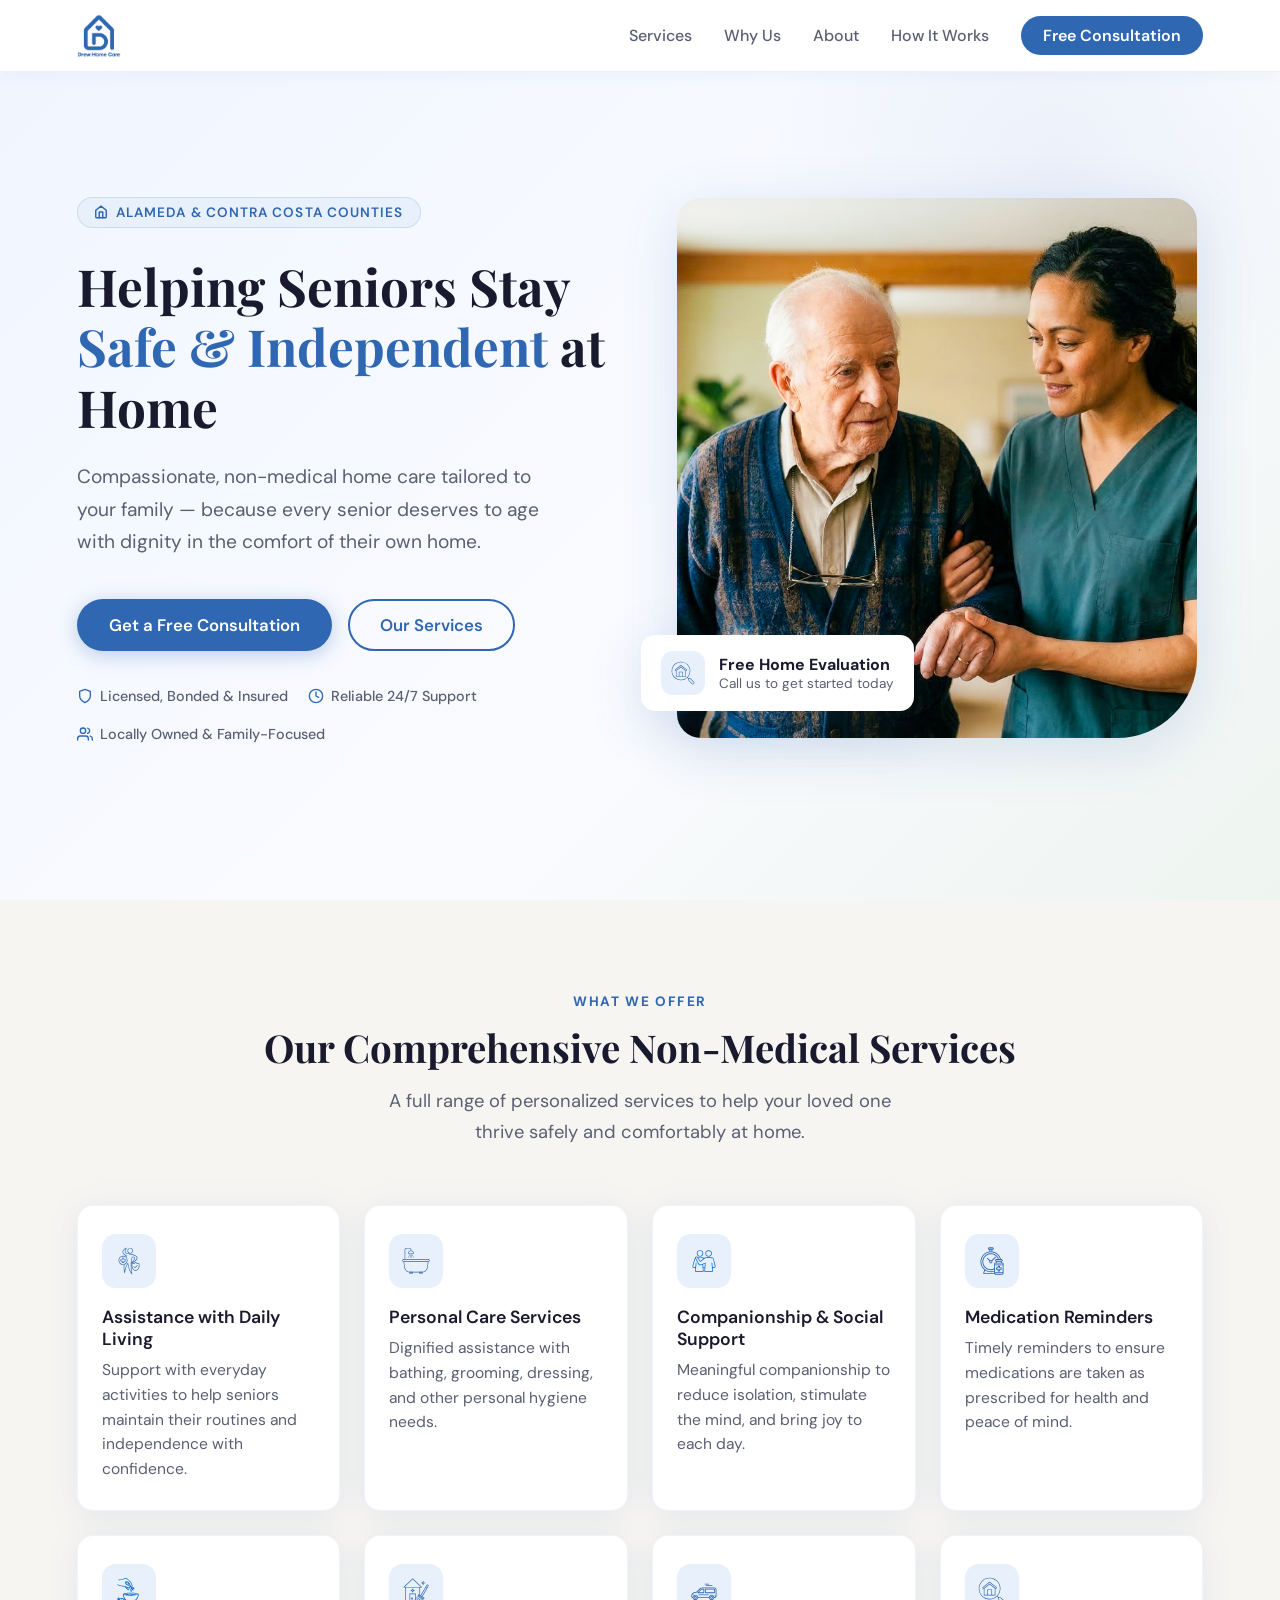
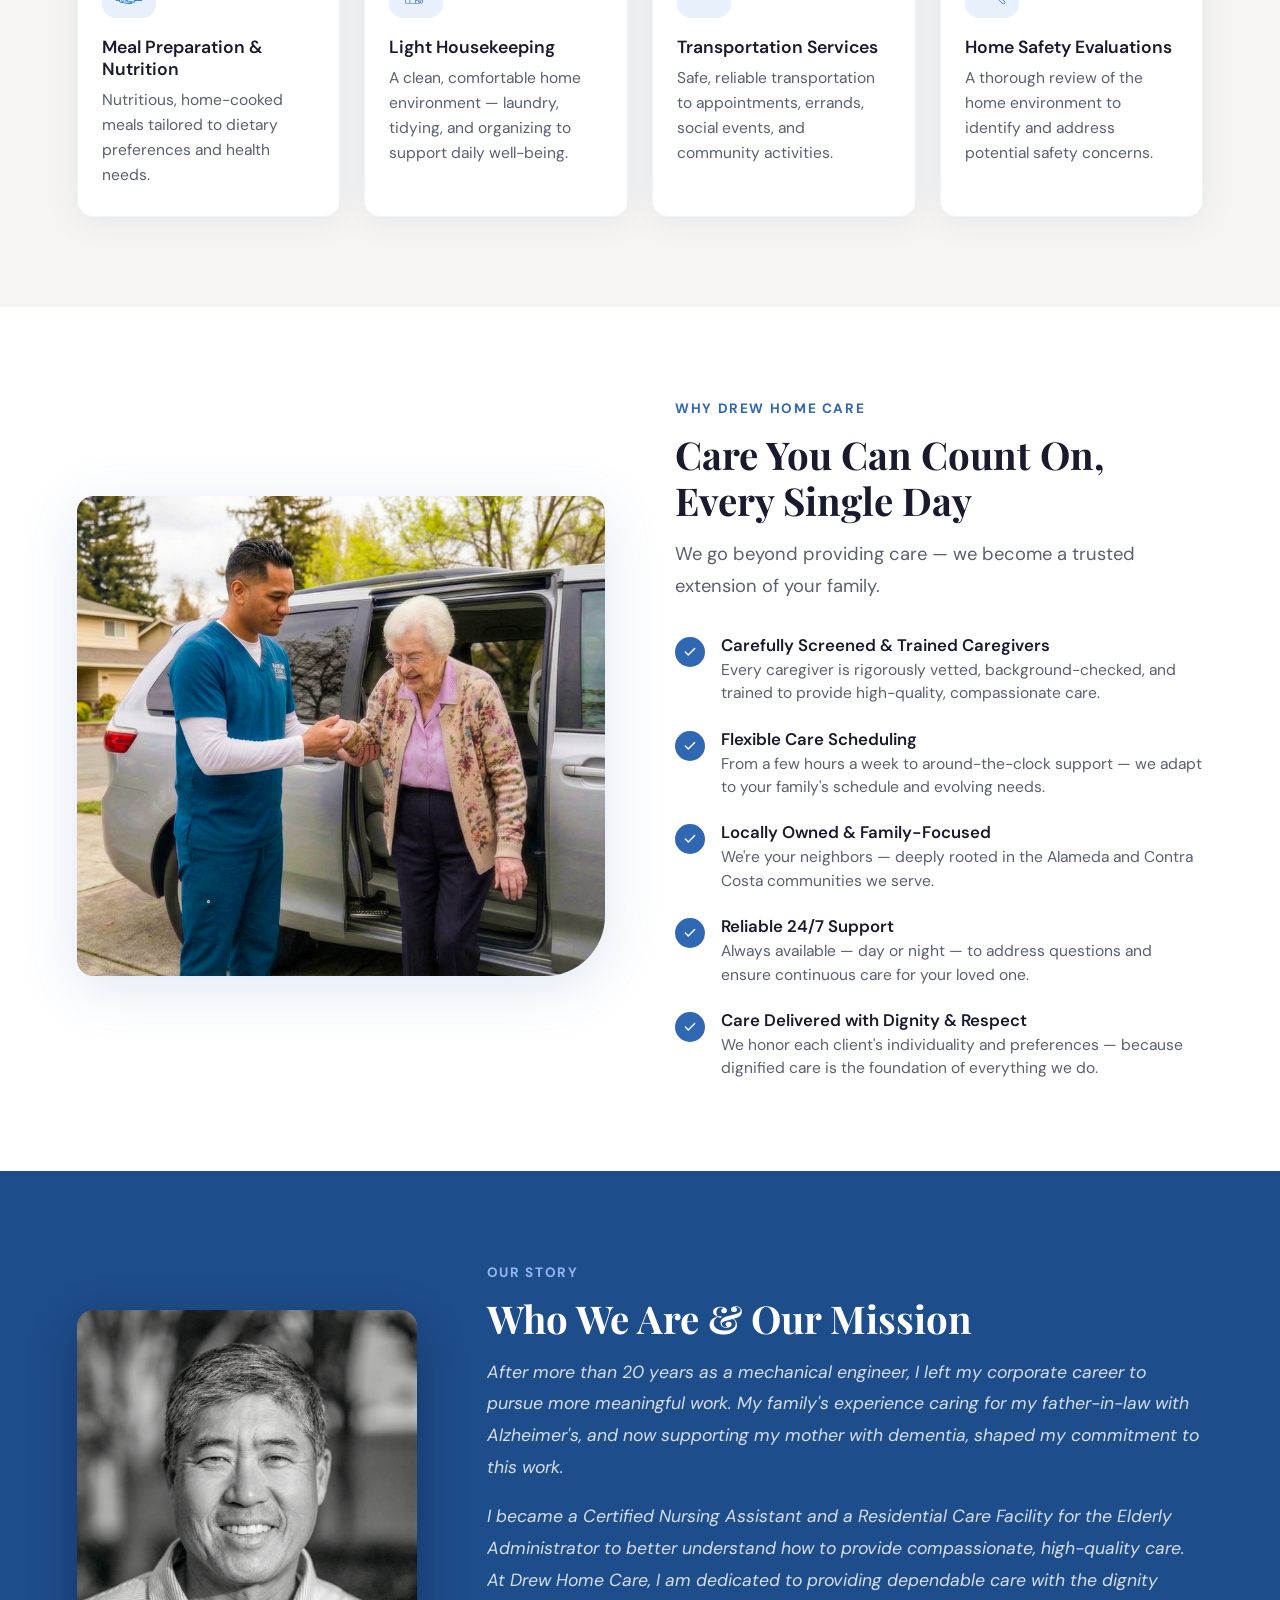
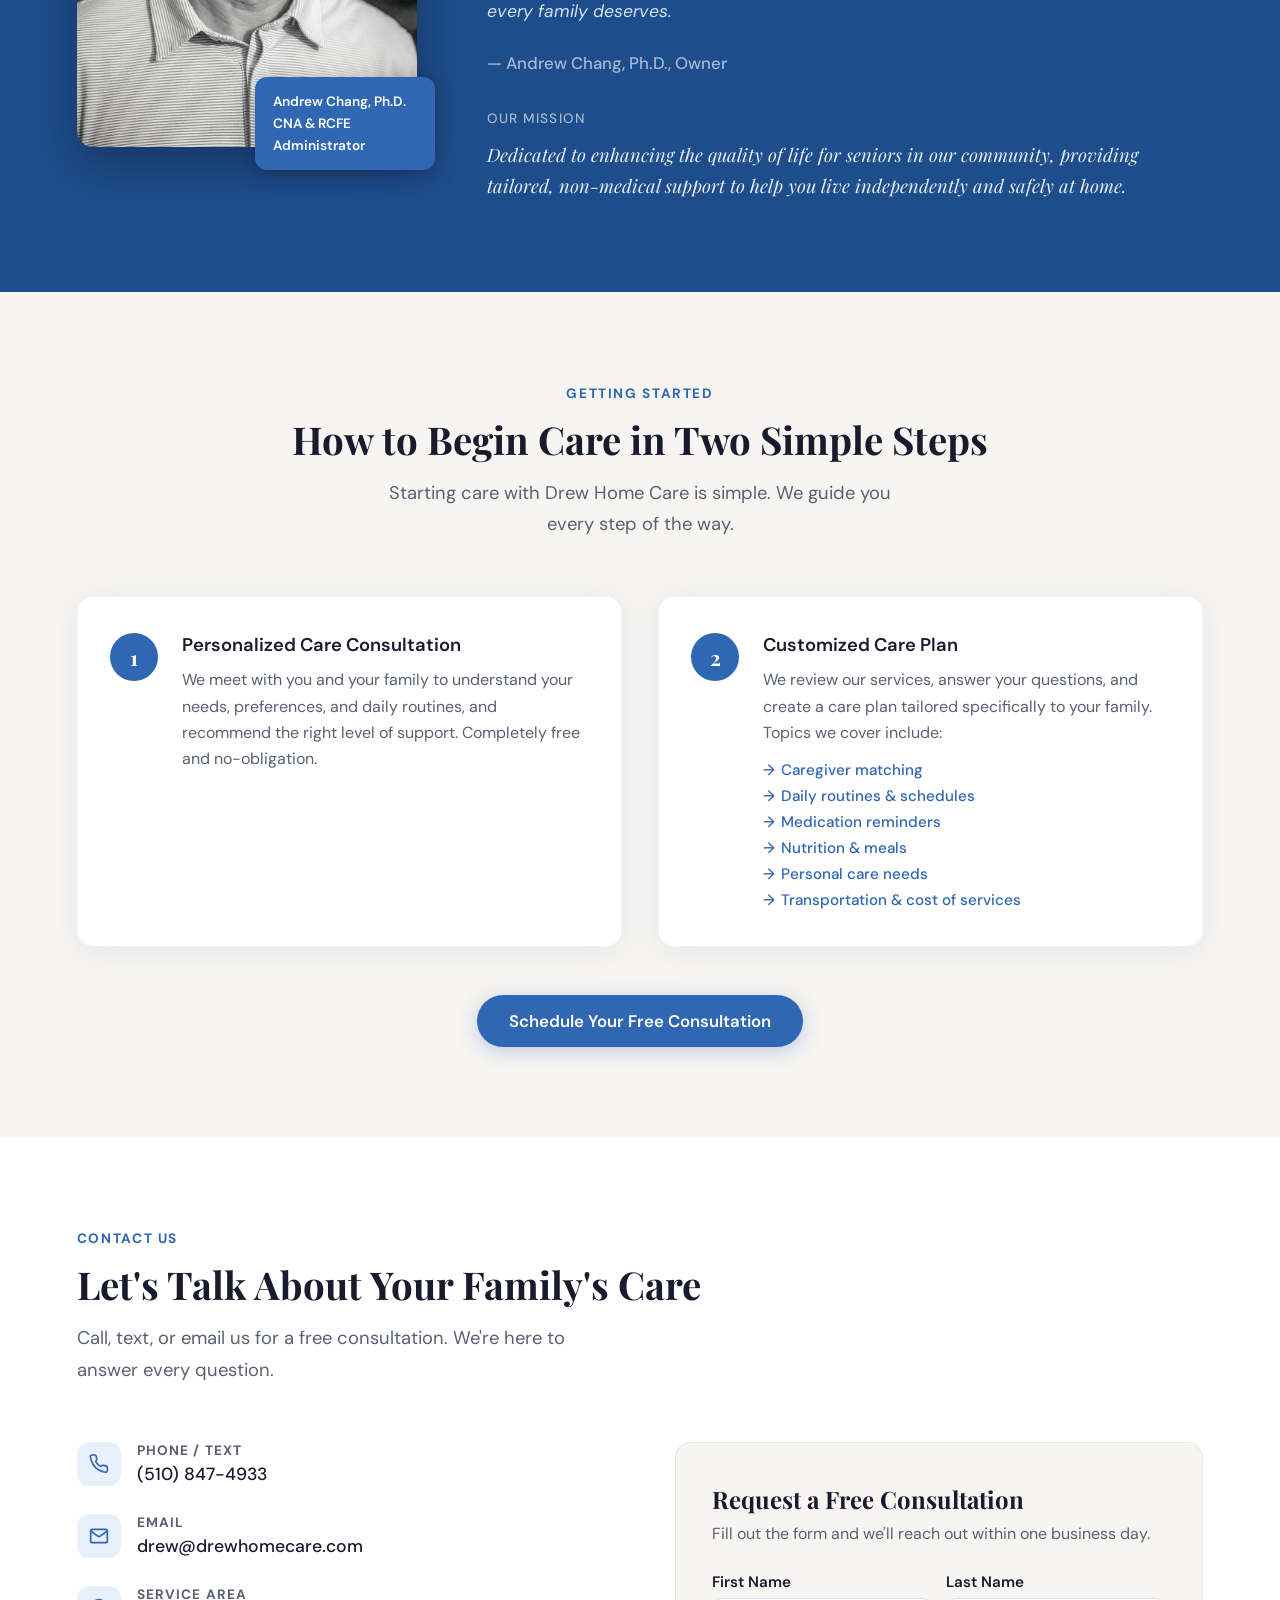
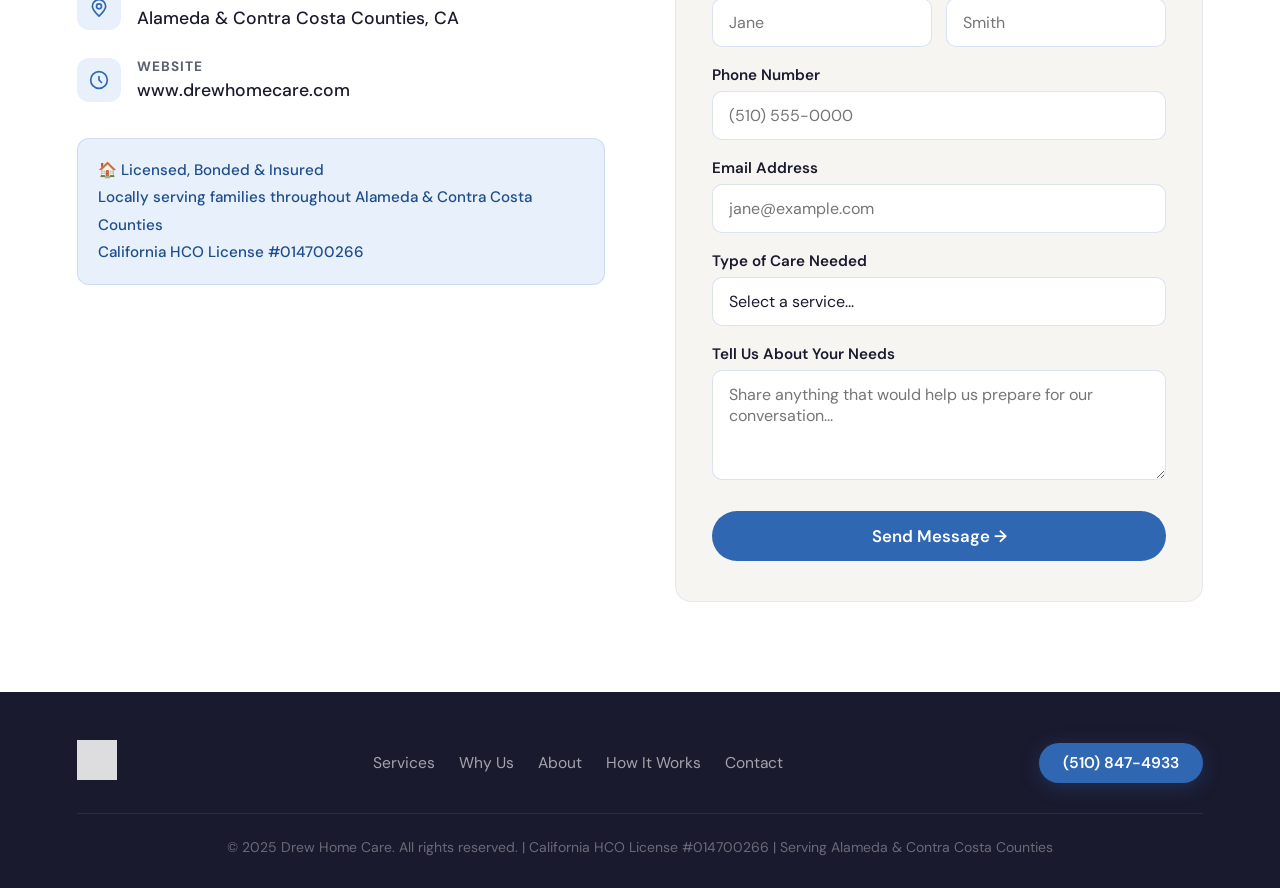
<file: index.html.old.html>
<!DOCTYPE html>
<html lang="en">
<head>
  <meta charset="UTF-8" />
  <meta name="viewport" content="width=device-width, initial-scale=1.0" />
  <title>Drew Home Care – Compassionate Non-Medical Home Care</title>
  <link href="https://fonts.googleapis.com/css2?family=Playfair+Display:wght@400;600;700&family=DM+Sans:wght@300;400;500;600&display=swap" rel="stylesheet" />
  <style>
    *, *::before, *::after { box-sizing: border-box; margin: 0; padding: 0; }
    :root {
      --blue: #2f67b2;
      --blue-dark: #1e4d8c;
      --blue-light: #e8f0fb;
      --warm: #f7f5f2;
      --text: #1a1a2e;
      --text-muted: #5a6072;
      --white: #ffffff;
      --radius: 16px;
      --shadow: 0 4px 32px rgba(47,103,178,0.10);
      --shadow-lg: 0 12px 56px rgba(47,103,178,0.16);
    }
    html { scroll-behavior: smooth; }
    body { font-family: 'DM Sans', sans-serif; color: var(--text); background: var(--white); overflow-x: hidden; }

    nav {
      position: fixed; top: 0; left: 0; right: 0; z-index: 100;
      display: flex; align-items: center; justify-content: space-between;
      padding: 0 6vw; height: 72px;
      background: rgba(255,255,255,0.94); backdrop-filter: blur(12px);
      border-bottom: 1px solid rgba(47,103,178,0.08);
      box-shadow: 0 2px 16px rgba(47,103,178,0.06);
    }
    .nav-logo { display: flex; align-items: center; text-decoration: none; }
    .nav-logo img { height: 44px; width: auto; }
    .nav-links { display: flex; align-items: center; gap: 32px; list-style: none; }
    .nav-links a { text-decoration: none; font-size: 1rem; font-weight: 500; color: var(--text-muted); transition: color .2s; }
    .nav-links a:hover { color: var(--blue); }
    .nav-cta { background: var(--blue) !important; color: var(--white) !important; padding: 9px 22px !important; border-radius: 50px; font-weight: 600 !important; }
    .nav-cta:hover { background: var(--blue-dark) !important; }

    .hero {
      min-height: 100vh; display: grid; grid-template-columns: 1fr 1fr;
      align-items: center; padding: 100px 6vw 60px; gap: 60px;
      background: linear-gradient(135deg, #f0f5ff 0%, #fafbff 60%, #eef4f0 100%);
      position: relative; overflow: hidden;
    }
    .hero::before {
      content: ''; position: absolute; top: -120px; right: -80px;
      width: 600px; height: 600px; border-radius: 50%;
      background: radial-gradient(circle, rgba(47,103,178,0.07) 0%, transparent 70%);
      pointer-events: none;
    }
    .hero-text { position: relative; z-index: 1; }
    .hero-badge {
      display: inline-flex; align-items: center; gap: 8px;
      background: var(--blue-light); color: var(--blue);
      font-size: 0.85rem; font-weight: 600; letter-spacing: 0.08em; text-transform: uppercase;
      padding: 6px 16px; border-radius: 50px; margin-bottom: 28px;
      border: 1px solid rgba(47,103,178,0.15);
    }
    .hero h1 {
      font-family: 'Playfair Display', serif;
      font-size: clamp(2.4rem, 4vw, 3.6rem);
      line-height: 1.18; font-weight: 700; color: var(--text); margin-bottom: 24px;
    }
    .hero h1 span { color: var(--blue); }
    .hero-sub { font-size: 1.2rem; line-height: 1.7; color: var(--text-muted); max-width: 480px; margin-bottom: 40px; }
    .hero-actions { display: flex; gap: 16px; flex-wrap: wrap; }
    .btn-primary {
      display: inline-block; background: var(--blue); color: var(--white);
      font-family: 'DM Sans', sans-serif; font-size: 1.05rem; font-weight: 600;
      padding: 15px 32px; border-radius: 50px; text-decoration: none;
      box-shadow: 0 4px 20px rgba(47,103,178,0.3);
      transition: background .2s, transform .15s, box-shadow .2s;
    }
    .btn-primary:hover { background: var(--blue-dark); transform: translateY(-2px); box-shadow: 0 8px 28px rgba(47,103,178,0.35); }
    .btn-secondary {
      display: inline-block; border: 2px solid var(--blue); color: var(--blue);
      font-family: 'DM Sans', sans-serif; font-size: 1.05rem; font-weight: 600;
      padding: 13px 30px; border-radius: 50px; text-decoration: none; transition: all .2s;
    }
    .btn-secondary:hover { background: var(--blue); color: var(--white); }
    .hero-trust { display: flex; align-items: center; gap: 20px; margin-top: 36px; flex-wrap: wrap; }
    .trust-chip { display: flex; align-items: center; gap: 7px; font-size: 0.9rem; color: var(--text-muted); font-weight: 500; }
    .hero-image { position: relative; z-index: 1; display: flex; justify-content: center; }
    .hero-image-wrap { position: relative; width: 100%; max-width: 520px; }
    .hero-img-main { width: 100%; border-radius: 24px 24px 80px 24px; object-fit: cover; height: 540px; box-shadow: var(--shadow-lg); }
    .hero-float-card {
      position: absolute; bottom: 32px; left: -36px;
      background: var(--white); border-radius: 14px; padding: 16px 20px;
      box-shadow: var(--shadow-lg); display: flex; align-items: center; gap: 14px;
      min-width: 220px; animation: float 3.5s ease-in-out infinite;
    }
    .float-icon { width: 44px; height: 44px; border-radius: 12px; background: var(--blue-light); display: flex; align-items: center; justify-content: center; flex-shrink: 0; }
    .float-icon img { width: 24px; }
    .float-text p { font-size: 0.85rem; color: var(--text-muted); }
    .float-text strong { font-size: 1rem; color: var(--text); display: block; }
    @keyframes float { 0%,100%{transform:translateY(0)} 50%{transform:translateY(-8px)} }

    section { padding: 90px 6vw; }
    .section-tag { display: inline-block; font-size: 0.85rem; font-weight: 700; letter-spacing: 0.12em; text-transform: uppercase; color: var(--blue); margin-bottom: 14px; }
    .section-title { font-family: 'Playfair Display', serif; font-size: clamp(2rem, 3vw, 2.8rem); font-weight: 700; line-height: 1.2; margin-bottom: 16px; }
    .section-sub { font-size: 1.15rem; color: var(--text-muted); line-height: 1.7; max-width: 540px; }
    .section-header { margin-bottom: 56px; }
    .section-header.centered { text-align: center; }
    .section-header.centered .section-sub { margin: 0 auto; }

    .services { background: var(--warm); }
    .services-grid { display: grid; grid-template-columns: repeat(auto-fill, minmax(240px, 1fr)); gap: 24px; }
    .service-card { background: var(--white); border-radius: var(--radius); padding: 28px 24px; box-shadow: var(--shadow); transition: transform .25s, box-shadow .25s; border: 1px solid rgba(47,103,178,0.07); }
    .service-card:hover { transform: translateY(-5px); box-shadow: var(--shadow-lg); }
    .service-icon { width: 54px; height: 54px; border-radius: 14px; background: var(--blue-light); display: flex; align-items: center; justify-content: center; margin-bottom: 18px; }
    .service-icon img { width: 28px; height: 28px; }
    .service-card h3 { font-size: 1.1rem; font-weight: 600; margin-bottom: 8px; }
    .service-card p { font-size: 0.975rem; color: var(--text-muted); line-height: 1.6; }

    .why { background: var(--white); }
    .why-inner { display: grid; grid-template-columns: 1fr 1fr; gap: 70px; align-items: center; }
    .why-image img { width: 100%; border-radius: var(--radius) var(--radius) 60px var(--radius); object-fit: cover; height: 480px; box-shadow: var(--shadow-lg); }
    .why-list { list-style: none; display: flex; flex-direction: column; gap: 22px; margin-top: 32px; }
    .why-list li { display: flex; align-items: flex-start; gap: 16px; }
    .why-check { flex-shrink: 0; width: 30px; height: 30px; background: var(--blue); border-radius: 50%; display: flex; align-items: center; justify-content: center; margin-top: 3px; }
    .why-check svg { width: 14px; height: 14px; fill: none; stroke: white; stroke-width: 2.5; stroke-linecap: round; stroke-linejoin: round; }
    .why-list strong { display: block; font-size: 1.05rem; font-weight: 600; margin-bottom: 3px; }
    .why-list span { font-size: 0.975rem; color: var(--text-muted); line-height: 1.5; }

    .about { background: var(--blue-dark); color: var(--white); }
    .about-inner { display: grid; grid-template-columns: 340px 1fr; gap: 70px; align-items: center; }
    .about-photo-wrap { position: relative; }
    .about-photo { width: 100%; border-radius: var(--radius); object-fit: cover; box-shadow: 0 16px 48px rgba(0,0,0,0.3); }
    .about-badge { position: absolute; bottom: -18px; right: -18px; background: var(--blue); color: white; padding: 14px 18px; border-radius: 12px; font-size: 0.85rem; font-weight: 600; line-height: 1.6; box-shadow: 0 4px 20px rgba(0,0,0,0.25); max-width: 180px; }
    .about .section-tag { color: #90b8f0; }
    .about .section-title { color: var(--white); }
    .about-text { font-size: 1.1rem; line-height: 1.8; color: rgba(255,255,255,0.82); margin-bottom: 18px; font-style: italic; }
    .about-sig { font-size: 1.05rem; color: rgba(255,255,255,0.6); font-weight: 500; margin-top: 24px; }
    .mission-box { margin-top: 36px; }
    .mission-label { font-size: 0.85rem; color: rgba(255,255,255,0.6); font-weight: 500; text-transform: uppercase; letter-spacing: 0.08em; margin-bottom: 12px; }
    .mission-text { font-size: 1.15rem; color: rgba(255,255,255,0.9); line-height: 1.7; font-family: 'Playfair Display', serif; font-style: italic; }

    .how { background: var(--warm); }
    .steps-grid { display: grid; grid-template-columns: 1fr 1fr; gap: 36px; }
    .step-card { background: var(--white); border-radius: var(--radius); padding: 36px 32px; box-shadow: var(--shadow); border: 1px solid rgba(47,103,178,0.07); display: flex; gap: 24px; }
    .step-num { flex-shrink: 0; width: 48px; height: 48px; border-radius: 50%; background: var(--blue); color: white; font-family: 'Playfair Display', serif; font-size: 1.3rem; font-weight: 700; display: flex; align-items: center; justify-content: center; }
    .step-card h3 { font-size: 1.15rem; font-weight: 600; margin-bottom: 10px; }
    .step-card p { font-size: 1rem; color: var(--text-muted); line-height: 1.65; }
    .step-topics { margin-top: 14px; display: flex; flex-direction: column; gap: 6px; }
    .step-topics span { font-size: 0.95rem; color: var(--blue); font-weight: 500; display: flex; align-items: center; gap: 6px; }
    .step-topics span::before { content: '→'; }
    .how-cta { text-align: center; margin-top: 48px; }

    .contact { background: var(--white); }
    .contact-inner { display: grid; grid-template-columns: 1fr 1fr; gap: 70px; align-items: start; }
    .contact-detail { display: flex; align-items: flex-start; gap: 16px; margin-bottom: 28px; }
    .contact-icon { width: 44px; height: 44px; border-radius: 12px; background: var(--blue-light); flex-shrink: 0; display: flex; align-items: center; justify-content: center; }
    .contact-icon svg { width: 20px; height: 20px; stroke: var(--blue); fill: none; stroke-width: 2; stroke-linecap: round; stroke-linejoin: round; }
    .contact-detail strong { display: block; font-size: 0.85rem; text-transform: uppercase; letter-spacing: 0.08em; color: var(--text-muted); margin-bottom: 4px; }
    .contact-detail a, .contact-detail p { font-size: 1.1rem; color: var(--text); font-weight: 500; text-decoration: none; }
    .contact-detail a:hover { color: var(--blue); }
    .license-box { margin-top: 36px; padding: 18px 20px; border-radius: 12px; background: var(--blue-light); border: 1px solid rgba(47,103,178,0.15); }
    .license-box p { font-size: 0.95rem; color: var(--blue-dark); line-height: 1.8; font-weight: 500; }
    .contact-form-box { background: var(--warm); border-radius: var(--radius); padding: 40px 36px; border: 1px solid rgba(47,103,178,0.09); }
    .contact-form-box h3 { font-family: 'Playfair Display', serif; font-size: 1.5rem; font-weight: 700; margin-bottom: 8px; }
    .contact-form-box > p { font-size: 1rem; color: var(--text-muted); margin-bottom: 28px; }
    .form-group { margin-bottom: 18px; }
    .form-group label { display: block; font-size: 0.95rem; font-weight: 600; color: var(--text); margin-bottom: 6px; }
    .form-group input, .form-group textarea, .form-group select { width: 100%; padding: 13px 16px; border: 1.5px solid rgba(47,103,178,0.18); border-radius: 10px; font-family: 'DM Sans', sans-serif; font-size: 1rem; color: var(--text); background: var(--white); outline: none; transition: border-color .2s; -webkit-appearance: none; }
    .form-group input:focus, .form-group textarea:focus, .form-group select:focus { border-color: var(--blue); }
    .form-group textarea { resize: vertical; min-height: 110px; }
    .form-row { display: grid; grid-template-columns: 1fr 1fr; gap: 14px; }
    .form-submit { width: 100%; background: var(--blue); color: white; border: none; border-radius: 50px; font-family: 'DM Sans', sans-serif; font-size: 1.05rem; font-weight: 600; padding: 14px; cursor: pointer; transition: background .2s, transform .15s; margin-top: 8px; }
    .form-submit:hover { background: var(--blue-dark); transform: translateY(-1px); }
    .form-submit:disabled { background: #1e7e4d; cursor: default; transform: none; }

    footer { background: var(--text); color: rgba(255,255,255,0.7); padding: 48px 6vw 32px; }
    .footer-inner { display: flex; align-items: center; justify-content: space-between; flex-wrap: wrap; gap: 20px; border-bottom: 1px solid rgba(255,255,255,0.08); padding-bottom: 28px; margin-bottom: 24px; }
    .footer-logo img { height: 40px; filter: brightness(0) invert(1); opacity: 0.85; }
    .footer-links { display: flex; gap: 24px; flex-wrap: wrap; }
    .footer-links a { color: rgba(255,255,255,0.6); text-decoration: none; font-size: 0.975rem; transition: color .2s; }
    .footer-links a:hover { color: white; }
    .footer-copy { font-size: 0.875rem; text-align: center; color: rgba(255,255,255,0.35); }

    .fade-up { opacity: 0; transform: translateY(28px); transition: opacity .65s ease, transform .65s ease; }
    .fade-up.visible { opacity: 1; transform: translateY(0); }

    @media (max-width: 900px) {
      nav { padding: 0 5vw; }
      .nav-links { display: none; }
      .hero { grid-template-columns: 1fr; padding: 100px 6vw 60px; }
      .hero-image { order: -1; }
      .hero-img-main { height: 340px; }
      .hero-float-card { display: none; }
      .why-inner, .about-inner, .contact-inner { grid-template-columns: 1fr; gap: 40px; }
      .steps-grid { grid-template-columns: 1fr; }
      .about-badge { right: 0; bottom: -10px; }
    }
    @media (max-width: 600px) {
      section { padding: 64px 5vw; }
      .form-row { grid-template-columns: 1fr; }
      .contact-form-box { padding: 28px 20px; }
    }
  </style>
</head>
<body>

<nav>
  <a href="#" class="nav-logo">
    <img src="images/DHC_logo_LargeText_Transparent.png" alt="Drew Home Care" />
  </a>
  <ul class="nav-links">
    <li><a href="#services">Services</a></li>
    <li><a href="#why">Why Us</a></li>
    <li><a href="#about">About</a></li>
    <li><a href="#how">How It Works</a></li>
    <li><a href="#contact" class="nav-cta">Free Consultation</a></li>
  </ul>
</nav>

<section class="hero">
  <div class="hero-text fade-up">
    <div class="hero-badge">
      <svg width="14" height="14" viewBox="0 0 24 24" fill="none" stroke="currentColor" stroke-width="2.5" stroke-linecap="round" stroke-linejoin="round"><path d="M3 9l9-7 9 7v11a2 2 0 0 1-2 2H5a2 2 0 0 1-2-2z"/><polyline points="9 22 9 12 15 12 15 22"/></svg>
      Alameda &amp; Contra Costa Counties
    </div>
    <h1>Helping Seniors Stay <span>Safe &amp; Independent</span> at Home</h1>
    <p class="hero-sub">Compassionate, non-medical home care tailored to your family — because every senior deserves to age with dignity in the comfort of their own home.</p>
    <div class="hero-actions">
      <a href="#contact" class="btn-primary">Get a Free Consultation</a>
      <a href="#services" class="btn-secondary">Our Services</a>
    </div>
    <div class="hero-trust">
      <div class="trust-chip">
        <svg width="16" height="16" viewBox="0 0 24 24" fill="none" stroke="#2f67b2" stroke-width="2" stroke-linecap="round" stroke-linejoin="round"><path d="M12 22s8-4 8-10V5l-8-3-8 3v7c0 6 8 10 8 10z"/></svg>
        Licensed, Bonded &amp; Insured
      </div>
      <div class="trust-chip">
        <svg width="16" height="16" viewBox="0 0 24 24" fill="none" stroke="#2f67b2" stroke-width="2" stroke-linecap="round" stroke-linejoin="round"><circle cx="12" cy="12" r="10"/><polyline points="12 6 12 12 16 14"/></svg>
        Reliable 24/7 Support
      </div>
      <div class="trust-chip">
        <svg width="16" height="16" viewBox="0 0 24 24" fill="none" stroke="#2f67b2" stroke-width="2" stroke-linecap="round" stroke-linejoin="round"><path d="M17 21v-2a4 4 0 0 0-4-4H5a4 4 0 0 0-4 4v2"/><circle cx="9" cy="7" r="4"/><path d="M23 21v-2a4 4 0 0 0-3-3.87"/><path d="M16 3.13a4 4 0 0 1 0 7.75"/></svg>
        Locally Owned &amp; Family-Focused
      </div>
    </div>
  </div>
  <div class="hero-image fade-up">
    <div class="hero-image-wrap">
      <img class="hero-img-main" src="images/DHC_img_FPolyCaregiver_Assisting_Elderly_Man_Standing.jpg" alt="Caregiver assisting elderly man at home" />
      <div class="hero-float-card">
        <div class="float-icon"><img src="images/DHC_icon_homeinspection.svg" alt="" /></div>
        <div class="float-text">
          <strong>Free Home Evaluation</strong>
          <p>Call us to get started today</p>
        </div>
      </div>
    </div>
  </div>
</section>

<section class="services" id="services">
  <div class="section-header centered fade-up">
    <span class="section-tag">What We Offer</span>
    <h2 class="section-title">Our Comprehensive Non-Medical Services</h2>
    <p class="section-sub">A full range of personalized services to help your loved one thrive safely and comfortably at home.</p>
  </div>
  <div class="services-grid">
    <div class="service-card fade-up">
      <div class="service-icon"><img src="images/DHC_icon_adl.svg" alt="" /></div>
      <h3>Assistance with Daily Living</h3>
      <p>Support with everyday activities to help seniors maintain their routines and independence with confidence.</p>
    </div>
    <div class="service-card fade-up">
      <div class="service-icon"><img src="images/DHC_icon_bathtub.svg" alt="" /></div>
      <h3>Personal Care Services</h3>
      <p>Dignified assistance with bathing, grooming, dressing, and other personal hygiene needs.</p>
    </div>
    <div class="service-card fade-up">
      <div class="service-icon"><img src="images/DHC_icon_companionship.svg" alt="" /></div>
      <h3>Companionship &amp; Social Support</h3>
      <p>Meaningful companionship to reduce isolation, stimulate the mind, and bring joy to each day.</p>
    </div>
    <div class="service-card fade-up">
      <div class="service-icon"><img src="images/DHC_icon_medicinereminder.svg" alt="" /></div>
      <h3>Medication Reminders</h3>
      <p>Timely reminders to ensure medications are taken as prescribed for health and peace of mind.</p>
    </div>
    <div class="service-card fade-up">
      <div class="service-icon"><img src="images/DHC_icon_mealprep.svg" alt="" /></div>
      <h3>Meal Preparation &amp; Nutrition</h3>
      <p>Nutritious, home-cooked meals tailored to dietary preferences and health needs.</p>
    </div>
    <div class="service-card fade-up">
      <div class="service-icon"><img src="images/DHC_icon_housekeeping.svg" alt="" /></div>
      <h3>Light Housekeeping</h3>
      <p>A clean, comfortable home environment — laundry, tidying, and organizing to support daily well-being.</p>
    </div>
    <div class="service-card fade-up">
      <div class="service-icon"><img src="images/DHC_icon_transportation.svg" alt="" /></div>
      <h3>Transportation Services</h3>
      <p>Safe, reliable transportation to appointments, errands, social events, and community activities.</p>
    </div>
    <div class="service-card fade-up">
      <div class="service-icon"><img src="images/DHC_icon_homeinspection.svg" alt="" /></div>
      <h3>Home Safety Evaluations</h3>
      <p>A thorough review of the home environment to identify and address potential safety concerns.</p>
    </div>
  </div>
</section>

<section class="why" id="why">
  <div class="why-inner">
    <div class="why-image fade-up">
      <img src="images/DHC_img_CaregiverHelpingWomanOutofMinivan.jpg" alt="Caregiver helping senior out of vehicle" />
    </div>
    <div class="fade-up">
      <span class="section-tag">Why Drew Home Care</span>
      <h2 class="section-title">Care You Can Count On, Every Single Day</h2>
      <p class="section-sub">We go beyond providing care — we become a trusted extension of your family.</p>
      <ul class="why-list">
        <li>
          <div class="why-check"><svg viewBox="0 0 24 24"><polyline points="20 6 9 17 4 12"/></svg></div>
          <div><strong>Carefully Screened &amp; Trained Caregivers</strong><span>Every caregiver is rigorously vetted, background-checked, and trained to provide high-quality, compassionate care.</span></div>
        </li>
        <li>
          <div class="why-check"><svg viewBox="0 0 24 24"><polyline points="20 6 9 17 4 12"/></svg></div>
          <div><strong>Flexible Care Scheduling</strong><span>From a few hours a week to around-the-clock support — we adapt to your family's schedule and evolving needs.</span></div>
        </li>
        <li>
          <div class="why-check"><svg viewBox="0 0 24 24"><polyline points="20 6 9 17 4 12"/></svg></div>
          <div><strong>Locally Owned &amp; Family-Focused</strong><span>We're your neighbors — deeply rooted in the Alameda and Contra Costa communities we serve.</span></div>
        </li>
        <li>
          <div class="why-check"><svg viewBox="0 0 24 24"><polyline points="20 6 9 17 4 12"/></svg></div>
          <div><strong>Reliable 24/7 Support</strong><span>Always available — day or night — to address questions and ensure continuous care for your loved one.</span></div>
        </li>
        <li>
          <div class="why-check"><svg viewBox="0 0 24 24"><polyline points="20 6 9 17 4 12"/></svg></div>
          <div><strong>Care Delivered with Dignity &amp; Respect</strong><span>We honor each client's individuality and preferences — because dignified care is the foundation of everything we do.</span></div>
        </li>
      </ul>
    </div>
  </div>
</section>

<section class="about" id="about">
  <div class="about-inner">
    <div class="about-photo-wrap fade-up">
      <img class="about-photo" src="images/DHC_img_Drew_Headshot.jpg" alt="Andrew Chang, Owner of Drew Home Care" />
      <div class="about-badge">Andrew Chang, Ph.D.<br/>CNA &amp; RCFE Administrator</div>
    </div>
    <div class="fade-up">
      <span class="section-tag">Our Story</span>
      <h2 class="section-title">Who We Are &amp; Our Mission</h2>
      <p class="about-text">After more than 20 years as a mechanical engineer, I left my corporate career to pursue more meaningful work. My family's experience caring for my father-in-law with Alzheimer's, and now supporting my mother with dementia, shaped my commitment to this work.</p>
      <p class="about-text">I became a Certified Nursing Assistant and a Residential Care Facility for the Elderly Administrator to better understand how to provide compassionate, high-quality care. At Drew Home Care, I am dedicated to providing dependable care with the dignity every family deserves.</p>
      <p class="about-sig">— Andrew Chang, Ph.D., Owner</p>
      <div class="mission-box">
        <p class="mission-label">Our Mission</p>
        <p class="mission-text">Dedicated to enhancing the quality of life for seniors in our community, providing tailored, non-medical support to help you live independently and safely at home.</p>
      </div>
    </div>
  </div>
</section>

<section class="how" id="how">
  <div class="section-header centered fade-up">
    <span class="section-tag">Getting Started</span>
    <h2 class="section-title">How to Begin Care in Two Simple Steps</h2>
    <p class="section-sub">Starting care with Drew Home Care is simple. We guide you every step of the way.</p>
  </div>
  <div class="steps-grid">
    <div class="step-card fade-up">
      <div class="step-num">1</div>
      <div>
        <h3>Personalized Care Consultation</h3>
        <p>We meet with you and your family to understand your needs, preferences, and daily routines, and recommend the right level of support. Completely free and no-obligation.</p>
      </div>
    </div>
    <div class="step-card fade-up">
      <div class="step-num">2</div>
      <div>
        <h3>Customized Care Plan</h3>
        <p>We review our services, answer your questions, and create a care plan tailored specifically to your family. Topics we cover include:</p>
        <div class="step-topics">
          <span>Caregiver matching</span>
          <span>Daily routines &amp; schedules</span>
          <span>Medication reminders</span>
          <span>Nutrition &amp; meals</span>
          <span>Personal care needs</span>
          <span>Transportation &amp; cost of services</span>
        </div>
      </div>
    </div>
  </div>
  <div class="how-cta fade-up">
    <a href="#contact" class="btn-primary">Schedule Your Free Consultation</a>
  </div>
</section>

<section class="contact" id="contact">
  <div class="section-header fade-up">
    <span class="section-tag">Contact Us</span>
    <h2 class="section-title">Let's Talk About Your Family's Care</h2>
    <p class="section-sub">Call, text, or email us for a free consultation. We're here to answer every question.</p>
  </div>
  <div class="contact-inner">
    <div class="fade-up">
      <div class="contact-detail">
        <div class="contact-icon">
          <svg viewBox="0 0 24 24"><path d="M22 16.92v3a2 2 0 0 1-2.18 2 19.79 19.79 0 0 1-8.63-3.07A19.5 19.5 0 0 1 4.69 12a19.79 19.79 0 0 1-3.07-8.67A2 2 0 0 1 3.6 1.17h3a2 2 0 0 1 2 1.72c.127.96.361 1.903.7 2.81a2 2 0 0 1-.45 2.11L7.91 8.74a16 16 0 0 0 6.29 6.29l.95-.95a2 2 0 0 1 2.11-.45c.907.339 1.85.573 2.81.7A2 2 0 0 1 22 16.92z"/></svg>
        </div>
        <div>
          <strong>Phone / Text</strong>
          <a href="tel:5108474933">(510) 847-4933</a>
        </div>
      </div>
      <div class="contact-detail">
        <div class="contact-icon">
          <svg viewBox="0 0 24 24"><path d="M4 4h16c1.1 0 2 .9 2 2v12c0 1.1-.9 2-2 2H4c-1.1 0-2-.9-2-2V6c0-1.1.9-2 2-2z"/><polyline points="22,6 12,13 2,6"/></svg>
        </div>
        <div>
          <strong>Email</strong>
          <a href="mailto:drew@drewhomecare.com">drew@drewhomecare.com</a>
        </div>
      </div>
      <div class="contact-detail">
        <div class="contact-icon">
          <svg viewBox="0 0 24 24"><circle cx="12" cy="10" r="3"/><path d="M12 21.7C17.3 17 20 13 20 10a8 8 0 1 0-16 0c0 3 2.7 6.9 8 11.7z"/></svg>
        </div>
        <div>
          <strong>Service Area</strong>
          <p>Alameda &amp; Contra Costa Counties, CA</p>
        </div>
      </div>
      <div class="contact-detail">
        <div class="contact-icon">
          <svg viewBox="0 0 24 24"><path d="M12 2a10 10 0 1 0 0 20A10 10 0 0 0 12 2z"/><path d="M12 8v4l3 3"/></svg>
        </div>
        <div>
          <strong>Website</strong>
          <a href="https://www.drewhomecare.com" target="_blank">www.drewhomecare.com</a>
        </div>
      </div>
      <div class="license-box">
        <p>🏠 Licensed, Bonded &amp; Insured<br/>
        Locally serving families throughout Alameda &amp; Contra Costa Counties<br/>
        California HCO License #014700266</p>
      </div>
    </div>
    <div class="contact-form-box fade-up">
      <h3>Request a Free Consultation</h3>
      <p>Fill out the form and we'll reach out within one business day.</p>
      <form onsubmit="handleSubmit(event)">
        <div class="form-row">
          <div class="form-group">
            <label>First Name</label>
            <input type="text" placeholder="Jane" required />
          </div>
          <div class="form-group">
            <label>Last Name</label>
            <input type="text" placeholder="Smith" required />
          </div>
        </div>
        <div class="form-group">
          <label>Phone Number</label>
          <input type="tel" placeholder="(510) 555-0000" />
        </div>
        <div class="form-group">
          <label>Email Address</label>
          <input type="email" placeholder="jane@example.com" required />
        </div>
        <div class="form-group">
          <label>Type of Care Needed</label>
          <select>
            <option value="">Select a service...</option>
            <option>Assistance with Daily Living</option>
            <option>Personal Care Services</option>
            <option>Companionship &amp; Social Support</option>
            <option>Medication Reminders</option>
            <option>Meal Preparation &amp; Nutrition</option>
            <option>Transportation Services</option>
            <option>Home Safety Evaluation</option>
            <option>Multiple / Not Sure</option>
          </select>
        </div>
        <div class="form-group">
          <label>Tell Us About Your Needs</label>
          <textarea placeholder="Share anything that would help us prepare for our conversation..."></textarea>
        </div>
        <button type="submit" class="form-submit">Send Message &rarr;</button>
      </form>
    </div>
  </div>
</section>

<footer>
  <div class="footer-inner">
    <div class="footer-logo">
      <img src="images/DHC_logo_LargeText_Transparent.png" alt="Drew Home Care" />
    </div>
    <div class="footer-links">
      <a href="#services">Services</a>
      <a href="#why">Why Us</a>
      <a href="#about">About</a>
      <a href="#how">How It Works</a>
      <a href="#contact">Contact</a>
    </div>
    <a href="tel:5108474933" class="btn-primary" style="font-size:0.975rem; padding:10px 24px;">(510) 847-4933</a>
  </div>
  <p class="footer-copy">&copy; 2025 Drew Home Care. All rights reserved. | California HCO License #014700266 | Serving Alameda &amp; Contra Costa Counties</p>
</footer>

<script>
  const observer = new IntersectionObserver(function(entries) {
    entries.forEach(function(e) {
      if (e.isIntersecting) e.target.classList.add('visible');
    });
  }, { threshold: 0.12 });
  document.querySelectorAll('.fade-up').forEach(function(el) { observer.observe(el); });

  function handleSubmit(e) {
    e.preventDefault();
    var btn = e.target.querySelector('.form-submit');
    btn.textContent = 'Message Sent! We will be in touch soon.';
    btn.disabled = true;
    e.target.reset();
  }
</script>
</body>
</html>
</file>
